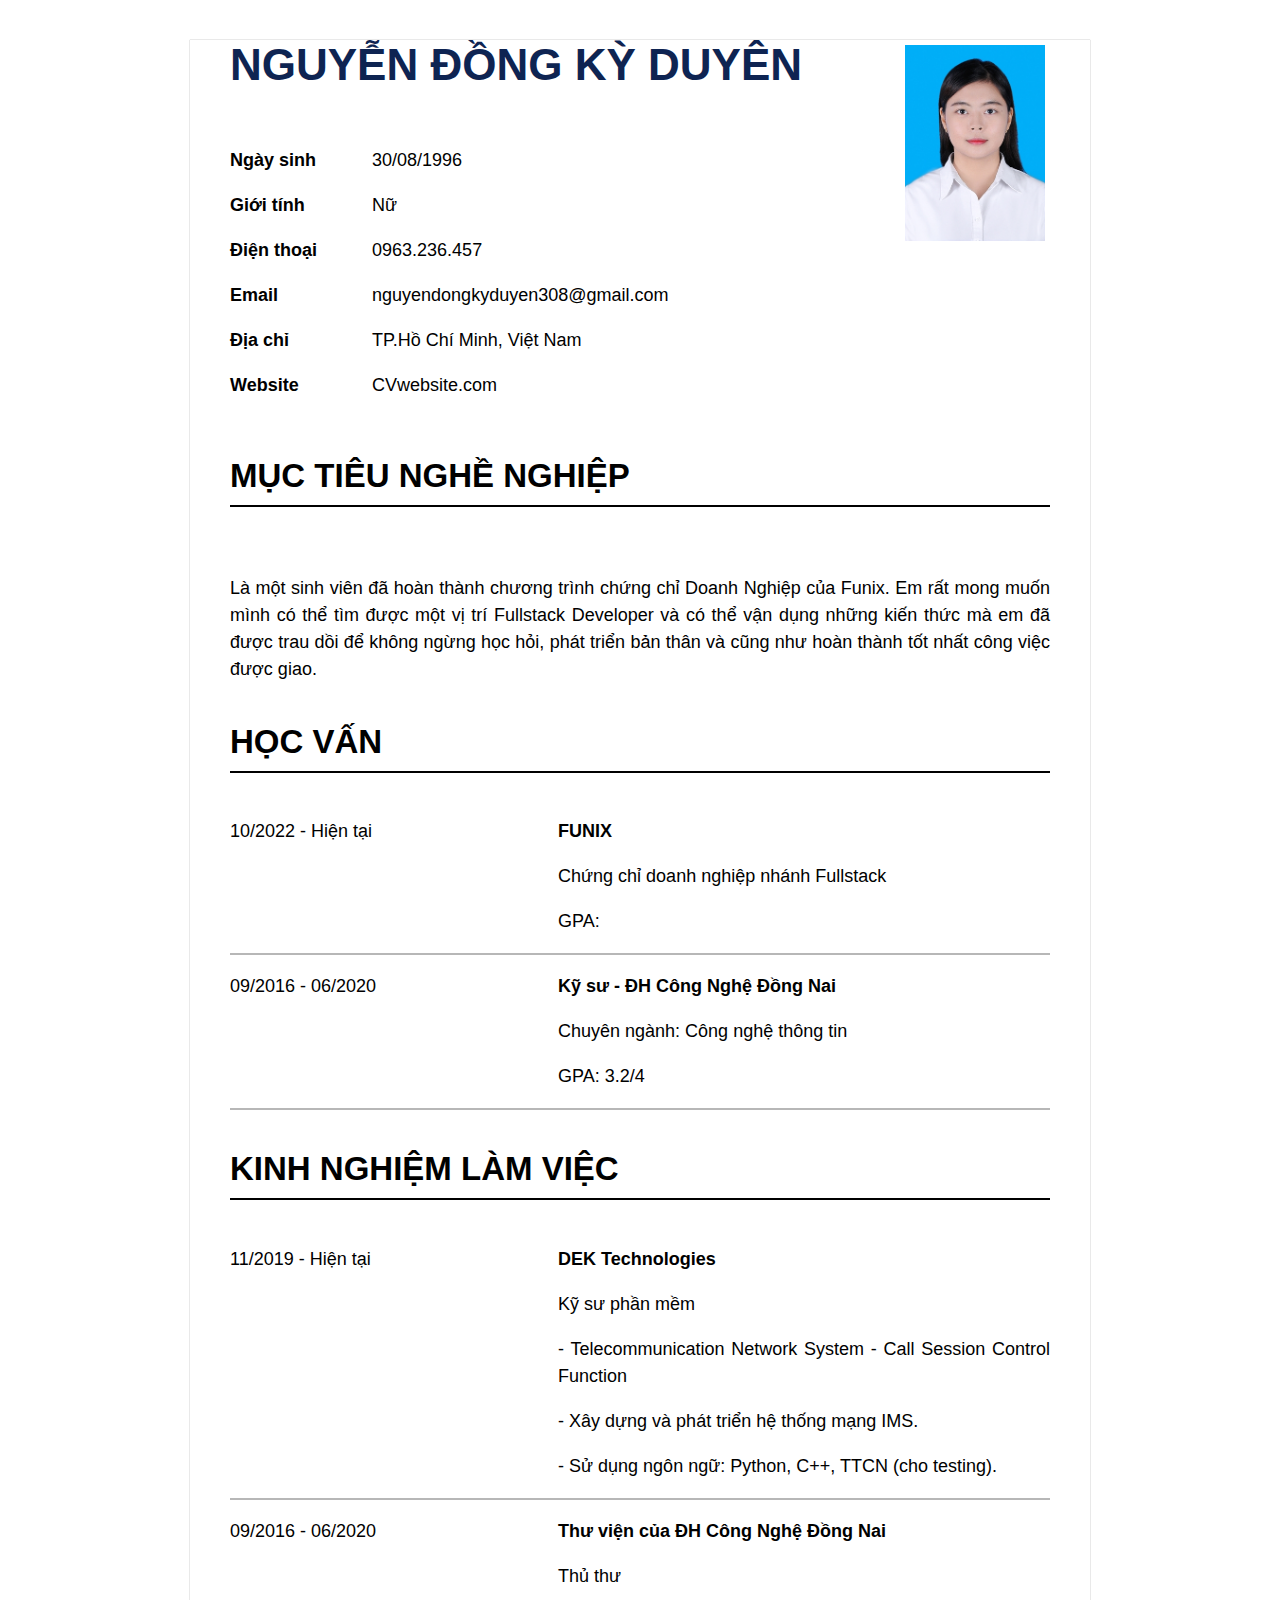
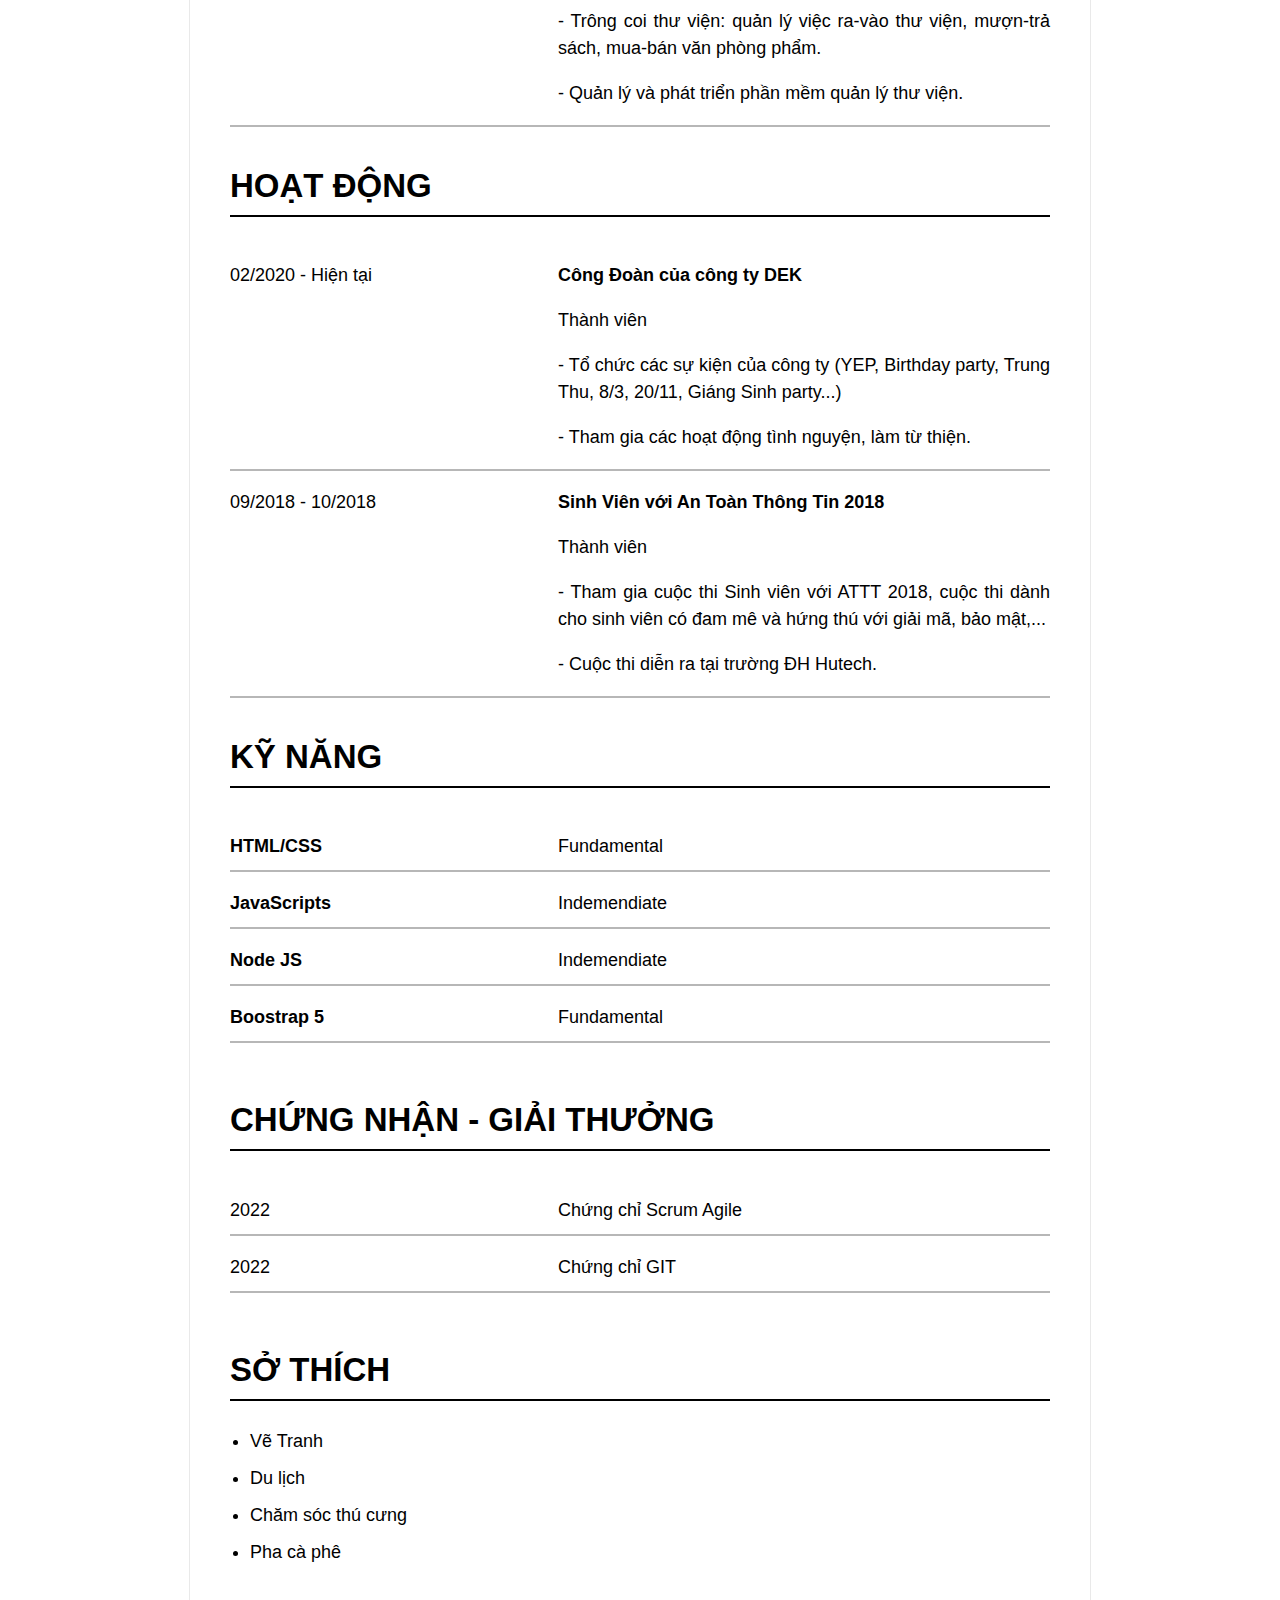
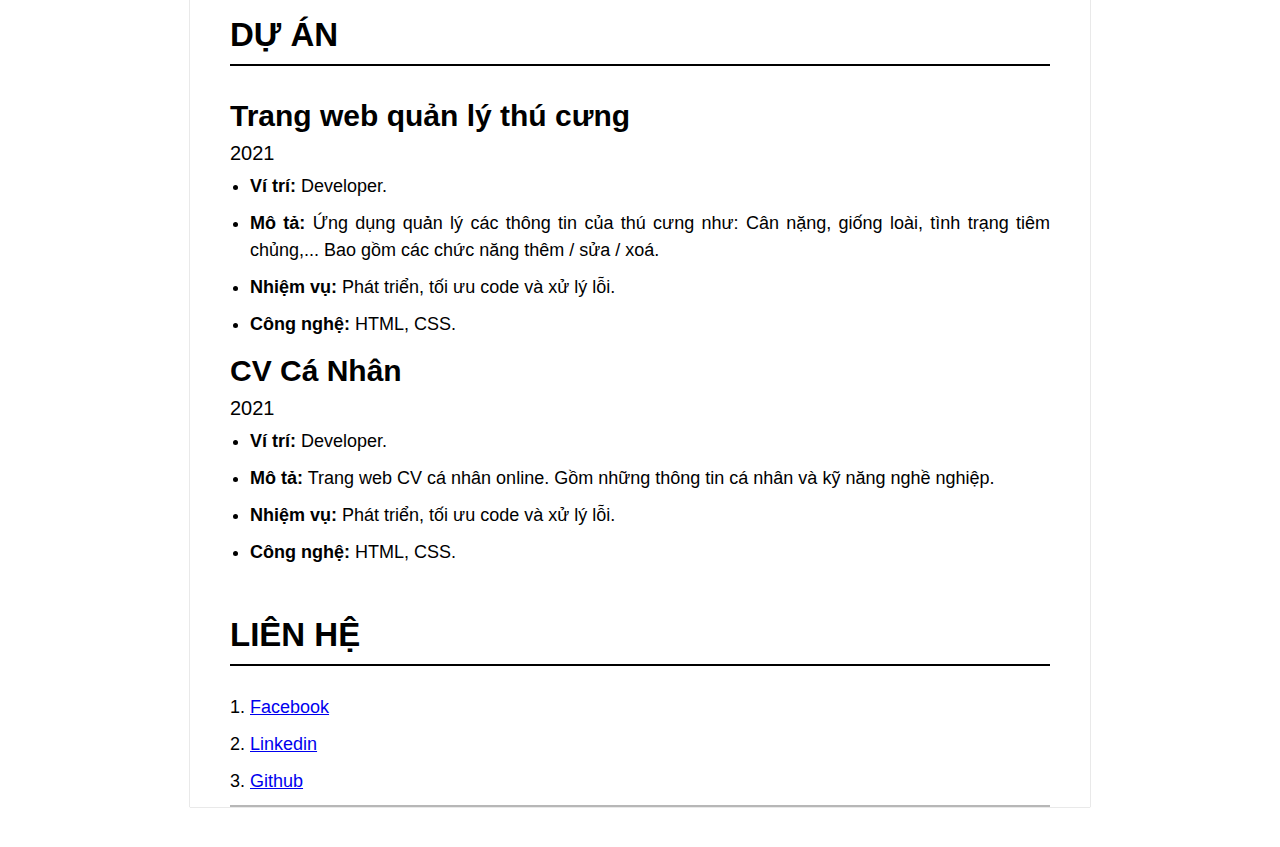
<file: CV_Basic/index.html>
<!DOCTYPE html>
<html lang="en">
  <head>
    <meta charset="utf-8" />
    <title>Assignment 01</title>
    <meta name="robots" content="noindex" />

    <link rel="stylesheet" href="./css/styles.css" />
  </head>

  <body>
    <div class="cv-document">
      <div class="cv-page">
        <div class="section" id="info">
          <h1 class="section-title">Nguyễn Đồng Kỳ Duyên</h1>
          <div class="section-content">
            <span id="title">
              <p>Ngày sinh</p>
              <p>Giới tính</p>
              <p>Điện thoại</p>
              <p>Email</p>
              <p>Địa chỉ</p>
              <p>Website</p>
            </span>
            <span id="content-title">
              <p>30/08/1996</p>
              <p>Nữ</p>
              <p>0963.236.457</p>
              <p>nguyendongkyduyen308@gmail.com</p>
              <p>TP.Hồ Chí Minh, Việt Nam</p>
              <p><a href="index.html"></a>CVwebsite.com</p>
            </span>
            <div class="img-title">
              <img src="./images/avatar.JPG" alt="avatar" width="140" />
            </div>
          </div>
        </div>

        <div class="section" id="target">
          <h2 class="section-title">Mục tiêu nghề nghiệp</h2>
          <div class="section-content">
            <p id="text-target">
              Là một sinh viên đã hoàn thành chương trình chứng chỉ Doanh Nghiệp
              của Funix. Em rất mong muốn mình có thể tìm được một vị trí
              Fullstack Developer và có thể vận dụng những kiến thức mà em đã
              được trau dồi để không ngừng học hỏi, phát triển bản thân và cũng
              như hoàn thành tốt nhất công việc được giao.
            </p>
          </div>
        </div>

        <div class="section" id="education">
          <h2 class="section-title">Học vấn</h2>
          <div class="section-content">
            <div class="times-contents">
              <span class="times">
                <p>10/2022 - Hiện tại</p>
              </span>
              <span class="contents">
                <p><strong>FUNIX</strong></p>
                <p>Chứng chỉ doanh nghiệp nhánh Fullstack</p>
                <p>GPA:</p>
              </span>
            </div>
            <div class="times-contents">
              <span class="times">
                <p>09/2016 - 06/2020</p>
              </span>
              <span class="contents">
                <p><strong>Kỹ sư - ĐH Công Nghệ Đồng Nai</strong></p>
                <p>Chuyên ngành: Công nghệ thông tin</p>
                <p>GPA: 3.2/4</p>
              </span>
            </div>
          </div>
        </div>

        <div class="section" id="experience">
          <h2 class="section-title">Kinh nghiệm làm việc</h2>
          <div class="section-content">
            <div class="times-contents">
              <span class="times">
                <p>11/2019 - Hiện tại</p>
              </span>
              <span class="contents">
                <p><strong>DEK Technologies</strong></p>
                <p>Kỹ sư phần mềm</p>
                <p>
                  - Telecommunication Network System - Call Session Control
                  Function
                </p>
                <p>- Xây dựng và phát triển hệ thống mạng IMS.</p>
                <p>- Sử dụng ngôn ngữ: Python, C++, TTCN (cho testing).</p>
              </span>
            </div>
            <div class="times-contents">
              <span class="times">
                <p>09/2016 - 06/2020</p>
              </span>
              <span class="contents">
                <p><strong>Thư viện của ĐH Công Nghệ Đồng Nai</strong></p>
                <p>Thủ thư</p>
                <p>
                  - Trông coi thư viện: quản lý việc ra-vào thư viện, mượn-trả
                  sách, mua-bán văn phòng phẩm.
                </p>
                <p>- Quản lý và phát triển phần mềm quản lý thư viện.</p>
              </span>
            </div>
          </div>
          <div class="timeline"></div>
        </div>

        <div class="section" id="activity">
          <h2 class="section-title">Hoạt động</h2>
          <div class="section-content">
            <div class="times-contents">
              <span class="times">
                <p>02/2020 - Hiện tại</p>
              </span>
              <span class="contents">
                <p><strong>Công Đoàn của công ty DEK</strong></p>
                <p>Thành viên</p>
                <p>
                  - Tổ chức các sự kiện của công ty (YEP, Birthday party, Trung
                  Thu, 8/3, 20/11, Giáng Sinh party...)
                </p>
                <p>- Tham gia các hoạt động tình nguyện, làm từ thiện.</p>
              </span>
            </div>
            <div class="times-contents">
              <span class="times">
                <p>09/2018 - 10/2018</p>
              </span>
              <span class="contents">
                <p><strong>Sinh Viên với An Toàn Thông Tin 2018</strong></p>
                <p>Thành viên</p>
                <p>
                  - Tham gia cuộc thi Sinh viên với ATTT 2018, cuộc thi dành cho
                  sinh viên có đam mê và hứng thú với giải mã, bảo mật,...
                </p>
                <p>- Cuộc thi diễn ra tại trường ĐH Hutech.</p>
              </span>
            </div>
          </div>
        </div>

        <div class="section" id="skill">
          <h2 class="section-title">Kỹ năng</h2>
          <div class="section-content">
            <div class="skill-level">
              <span id="name-skill">
                <p>HTML/CSS</p>
                <p>JavaScripts</p>
                <p>Node JS</p>
                <p>Boostrap 5</p>
              </span>
              <span id="level-skill">
                <p>Fundamental</p>
                <p>Indemendiate</p>
                <p>Indemendiate</p>
                <p>Fundamental</p>
              </span>
            </div>
          </div>
        </div>

        <div class="section" id="certificate">
          <h2 class="section-title">Chứng nhận - Giải thưởng</h2>
          <div class="section-content">
            <div class="certi">
              <div id="year-certi">
                <p>2022</p>
                <p>2022</p>
              </div>
              <div id="content-certi">
                <p>Chứng chỉ Scrum Agile</p>
                <p>Chứng chỉ GIT</p>
              </div>
            </div>
          </div>
        </div>

        <div class="section" id="hobby">
          <h2 class="section-title">Sở thích</h2>
          <div class="section-content">
            <ul>
              <li>Vẽ Tranh</li>
              <li>Du lịch</li>
              <li>Chăm sóc thú cưng</li>
              <li>Pha cà phê</li>
            </ul>
          </div>
        </div>

        <div class="section" id="project">
          <h2 class="section-title">Dự án</h2>
          <div class="section-content">
            <div class="content-project">
              <p>Trang web quản lý thú cưng</p>
              <p>2021</p>
              <ul>
                <li><strong>Ví trí:</strong> Developer.</li>
                <li>
                  <strong>Mô tả:</strong> Ứng dụng quản lý các thông tin của thú
                  cưng như: Cân nặng, giống loài, tình trạng tiêm chủng,... Bao
                  gồm các chức năng thêm / sửa / xoá.
                </li>
                <li>
                  <strong>Nhiệm vụ:</strong> Phát triển, tối ưu code và xử lý
                  lỗi.
                </li>
                <li><strong>Công nghệ:</strong> HTML, CSS.</li>
              </ul>
            </div>
            <div class="content-project">
              <p>CV Cá Nhân</p>
              <p>2021</p>
              <ul>
                <li><strong>Ví trí:</strong> Developer.</li>
                <li>
                  <strong>Mô tả:</strong> Trang web CV cá nhân online. Gồm những
                  thông tin cá nhân và kỹ năng nghề nghiệp.
                </li>
                <li>
                  <strong>Nhiệm vụ:</strong> Phát triển, tối ưu code và xử lý
                  lỗi.
                </li>
                <li><strong>Công nghệ:</strong> HTML, CSS.</li>
              </ul>
            </div>
          </div>
        </div>

        <div class="section" id="contact">
          <h2 class="section-title">Liên hệ</h2>
          <div class="section-content">
            <ol>
              <li><a href="facebook.com">Facebook</a></li>
              <li><a href="linkedin.com">Linkedin</a></li>
              <li><a href="github.com">Github</a></li>
            </ol>
          </div>
        </div>
      </div>
    </div>
  </body>
</html>
</file>
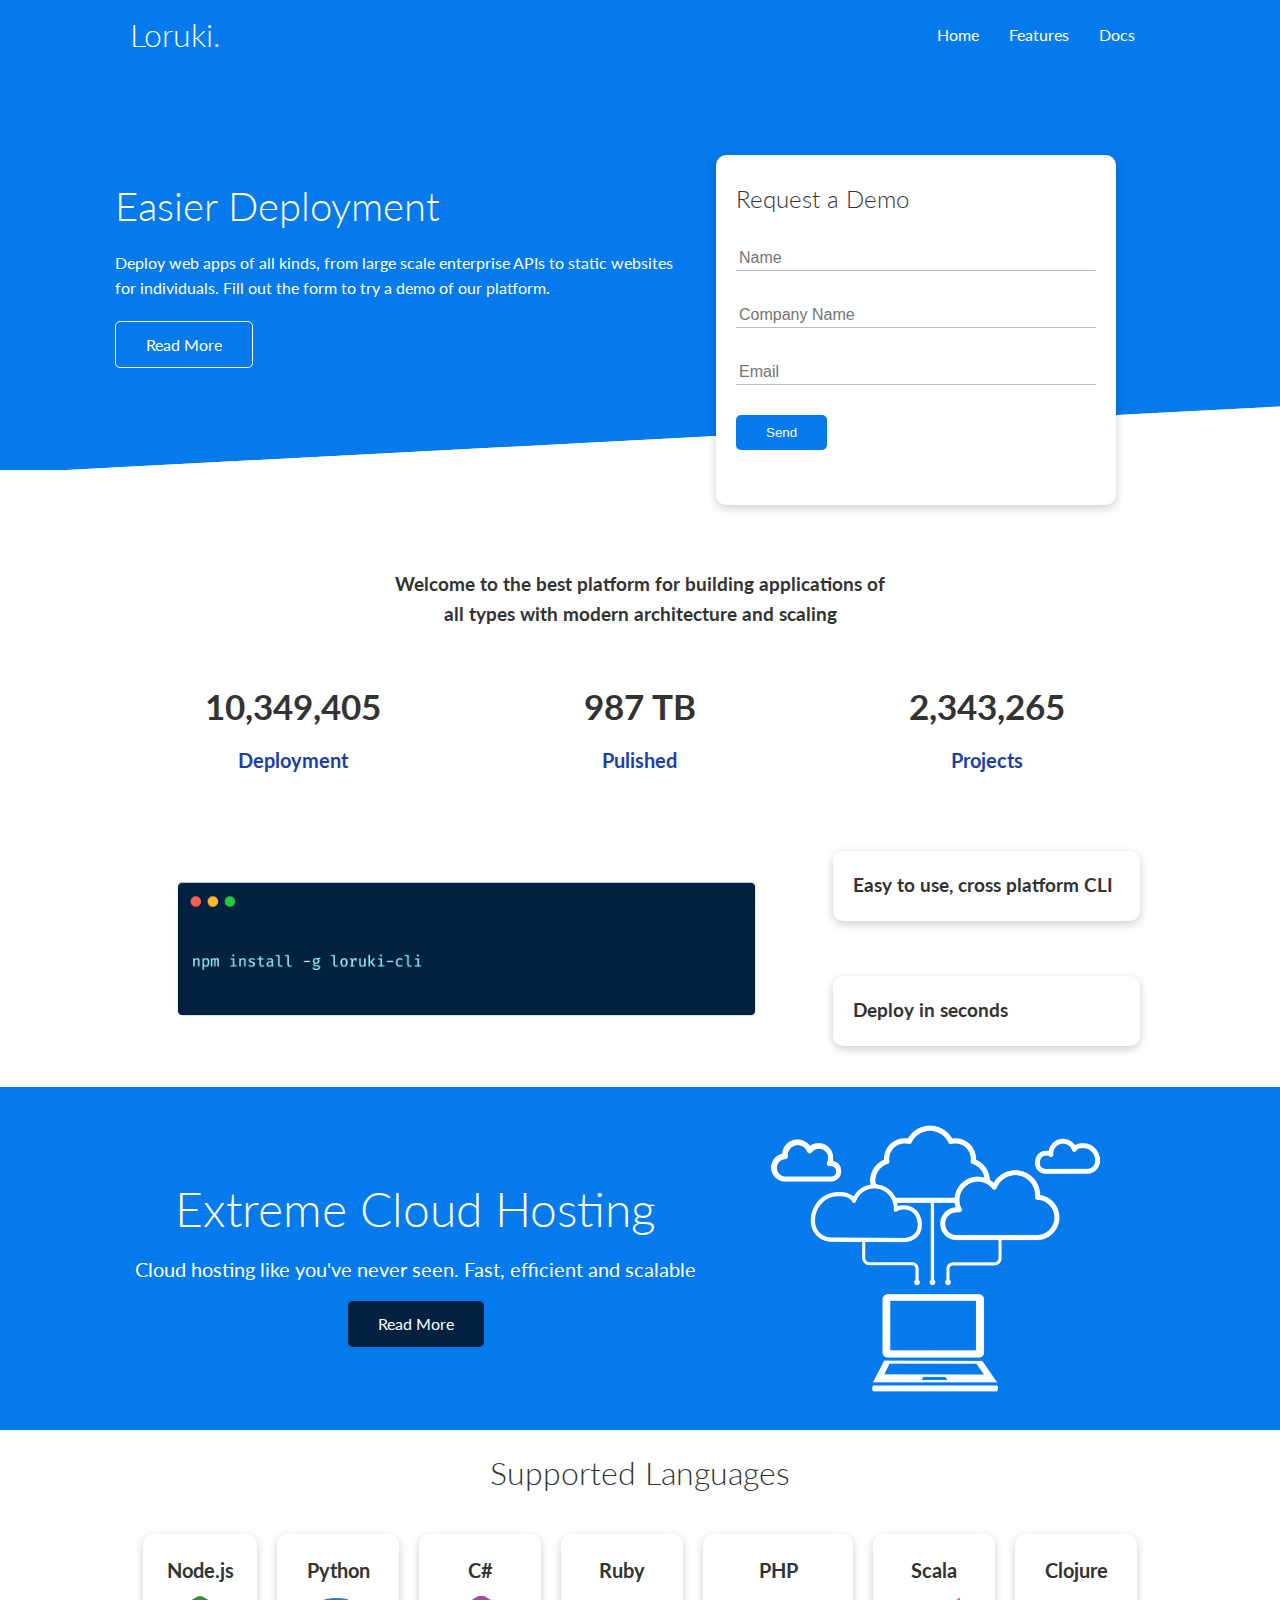
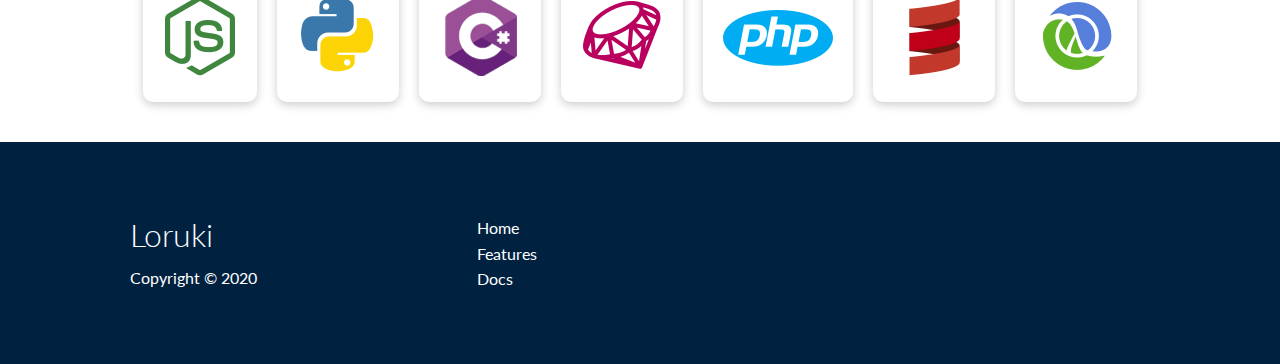
<file: LORUKI-WEBSITE/index.html>
<!DOCTYPE html>
<html lang="en">
  <head>
    <meta charset="UTF-8" />
    <meta http-equiv="X-UA-Compatible" content="IE=edge" />
    <meta name="viewport" content="width=device-width, initial-scale=1.0" />
    <link
      rel="stylesheet"
      href="https://cdnjs.cloudflare.com/ajax/libs/font-awesome/6.2.1/css/all.min.css"
      integrity="sha512-MV7K8+y+gLIBoVD59lQIYicR65iaqukzvf/nwasF0nqhPay5w/9lJmVM2hMDcnK1OnMGCdVK+iQrJ7lzPJQd1w=="
      crossorigin="anonymous"
      referrerpolicy="no-referrer"
    />
    <link rel="stylesheet" href="css/style.css" />
    <link rel="stylesheet" href="css/utilities.css" />
    <title>Loruki | Cloud Hosting For Everyone</title>
  </head>
  <body>
    <!-- Navbar -->
    <div class="navbar">
      <div class="container flex">
        <h1 class="logo">Loruki.</h1>
        <nav>
          <ul>
            <li><a href="index.html">Home</a></li>
            <li><a href="features.html">Features</a></li>
            <li><a href="docs.html">Docs</a></li>
          </ul>
        </nav>
      </div>
    </div>

    <!-- Showcase -->
    <section class="showcase">
      <div class="container grid">
        <div class="showcase-text">
          <h1>Easier Deployment</h1>
          <p>
            Deploy web apps of all kinds, from large scale enterprise APIs to
            static websites for individuals. Fill out the form to try a demo of
            our platform.
          </p>
          <a href="features.html" class="btn btn-outline">Read More</a>
        </div>
        <div class="showcase-form card">
          <h2>Request a Demo</h2>
          <form>
            <div class="form-control">
              <input type="text" name="name" placeholder="Name" required />
            </div>
            <div class="form-control">
              <input
                type="text"
                name="company"
                placeholder="Company Name"
                required
              />
            </div>
            <div class="form-control">
              <input type="text" name="email" placeholder="Email" required />
            </div>
            <input type="submit" value="Send" class="btn btn-primary" />
          </form>
        </div>
      </div>
    </section>

    <!-- Stats -->
    <section class="stats">
      <div class="container">
        <h3 class="stats-heading text-center">
          Welcome to the best platform for building applications of all types
          with modern architecture and scaling
        </h3>

        <div class="grid grid-3 text-center my-4">
          <div>
            <i class="fas fa-server fa-3x"></i>
            <h3>10,349,405</h3>
            <p class="text-secondary">Deployment</p>
          </div>
          <div>
            <i class="fas fa-upload fa-3x"></i>
            <h3>987 TB</h3>
            <p class="text-secondary">Pulished</p>
          </div>
          <div>
            <i class="fas fa-project-diagram fa-3x"></i>
            <h3>2,343,265</h3>
            <p class="text-secondary">Projects</p>
          </div>
        </div>
      </div>
    </section>

    <!-- Cli -->
    <section class="cli">
      <div class="container grid">
        <img src="images/cli.png" alt="" />
        <div class="card">
          <h3>Easy to use, cross platform CLI</h3>
        </div>
        <div class="card">
          <h3>Deploy in seconds</h3>
        </div>
      </div>
    </section>

    <!-- Cloud -->
    <section class="cloud bg-primary my-2 py-2">
      <div class="container grid">
        <div class="text-center">
          <h2 class="lg">Extreme Cloud Hosting</h2>
          <p class="lead my-1">
            Cloud hosting like you've never seen. Fast, efficient and scalable
          </p>
          <a href="features.html" class="btn btn-dark">Read More</a>
        </div>
        <img src="images/cloud.png" alt="Cloud" />
      </div>
    </section>

    <!-- Languages -->
    <section class="languages">
      <h2 class="md text-center my-2">Supported Languages</h2>
      <div class="container flex">
        <div class="card">
          <h4>Node.js</h4>
          <img src="images/logos/node.png" alt="Node JS" />
        </div>
        <div class="card">
          <h4>Python</h4>
          <img src="images/logos/python.png" alt="Python" />
        </div>
        <div class="card">
          <h4>C#</h4>
          <img src="images/logos/csharp.png" alt="C Sharp" />
        </div>
        <div class="card">
          <h4>Ruby</h4>
          <img src="images/logos/ruby.png" alt="Ruby" />
        </div>
        <div class="card">
          <h4>PHP</h4>
          <img src="images/logos/php.png" alt="PHP" />
        </div>
        <div class="card">
          <h4>Scala</h4>
          <img src="images/logos/scala.png" alt="Scala" />
        </div>
        <div class="card">
          <h4>Clojure</h4>
          <img src="images/logos/clojure.png" alt="Clojure" />
        </div>
      </div>
    </section>

    <!-- Footer -->
    <footer class="footer bg-dark py-5">
      <div class="container grid grid-3">
        <div>
          <h1>Loruki</h1>
          <p>Copyright &copy; 2020</p>
        </div>
        <nav>
          <ul>
            <li><a href="index.html">Home</a></li>
            <li><a href="features.html">Features</a></li>
            <li><a href="docs.html">Docs</a></li>
          </ul>
        </nav>
        <div class="social">
          <a href="#"><i class="fab fa-github fa-2x"></i></a>
          <a href="#"><i class="fab fa-facebook fa-2x"></i></a>
          <a href="#"><i class="fab fa-instagram fa-2x"></i></a>
          <a href="#"><i class="fab fa-twitter fa-2x"></i></a>
        </div>
      </div>
    </footer>
  </body>
</html>
</file>
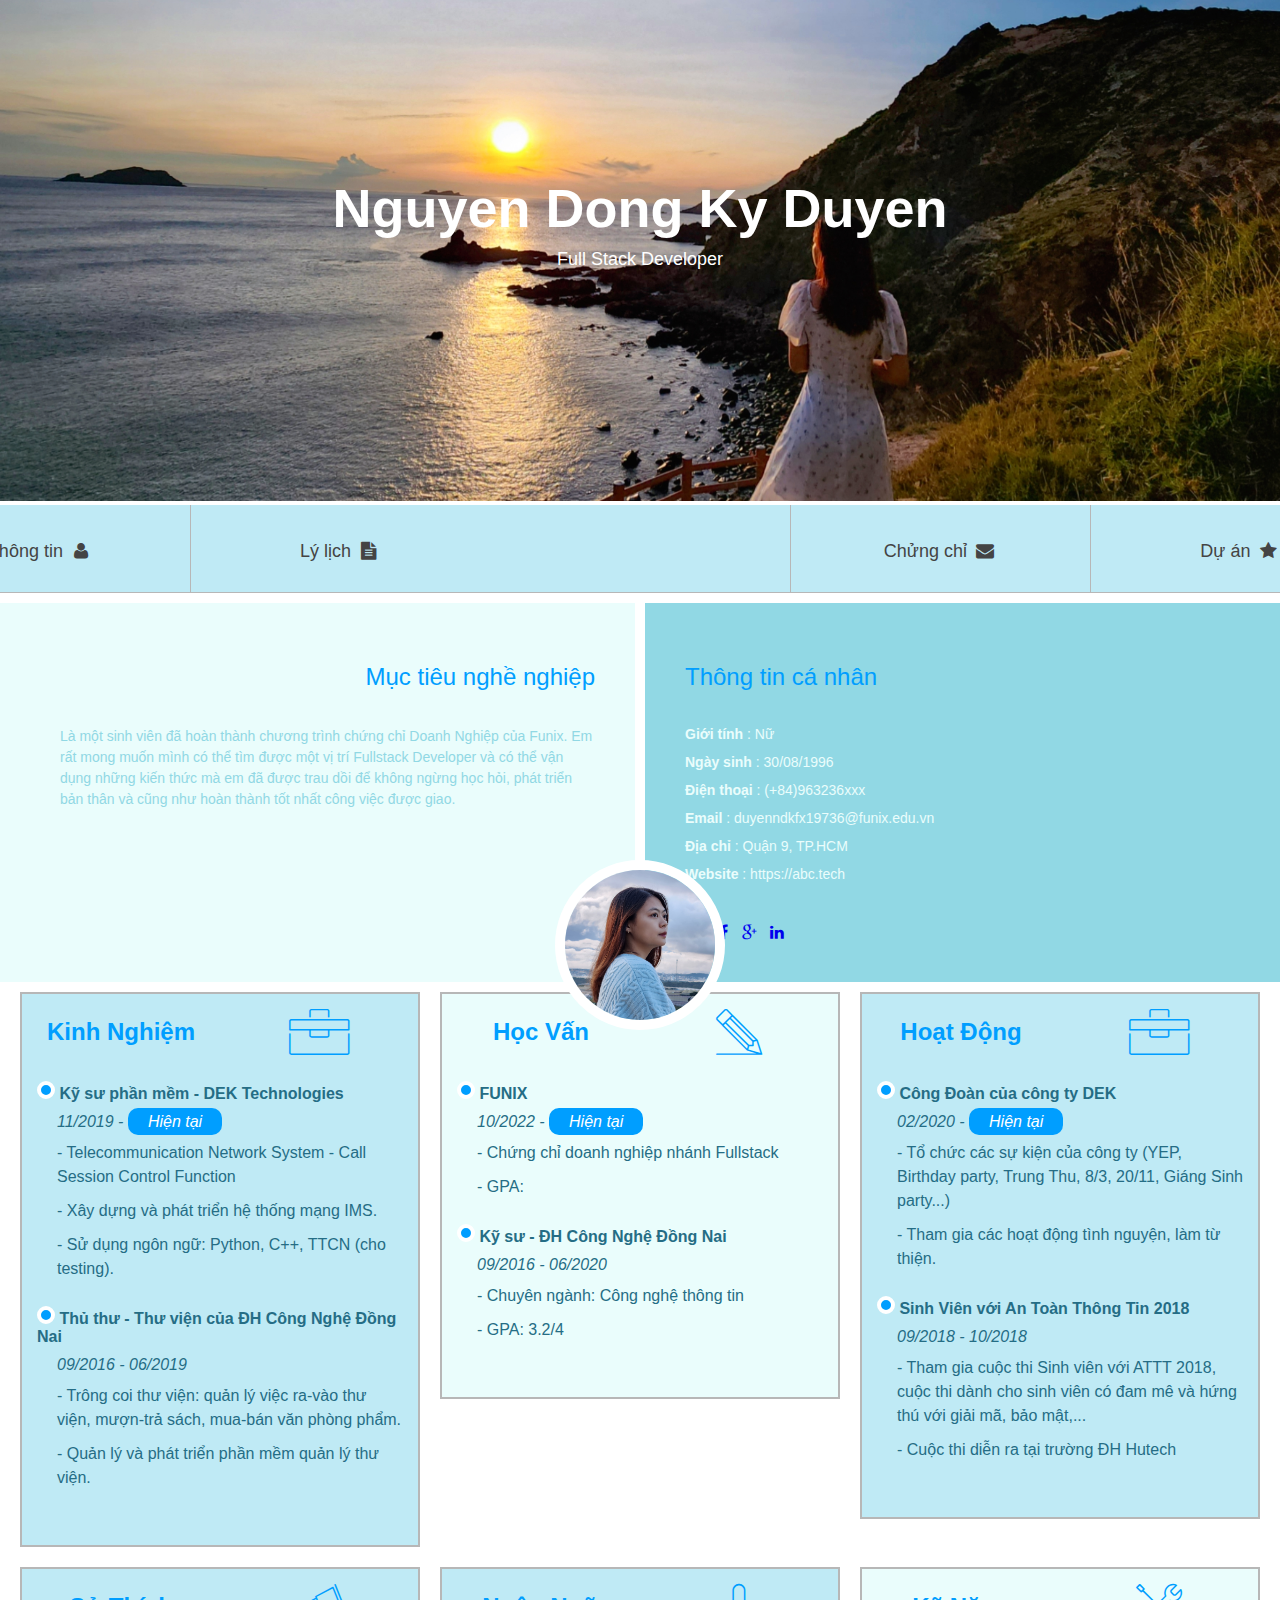
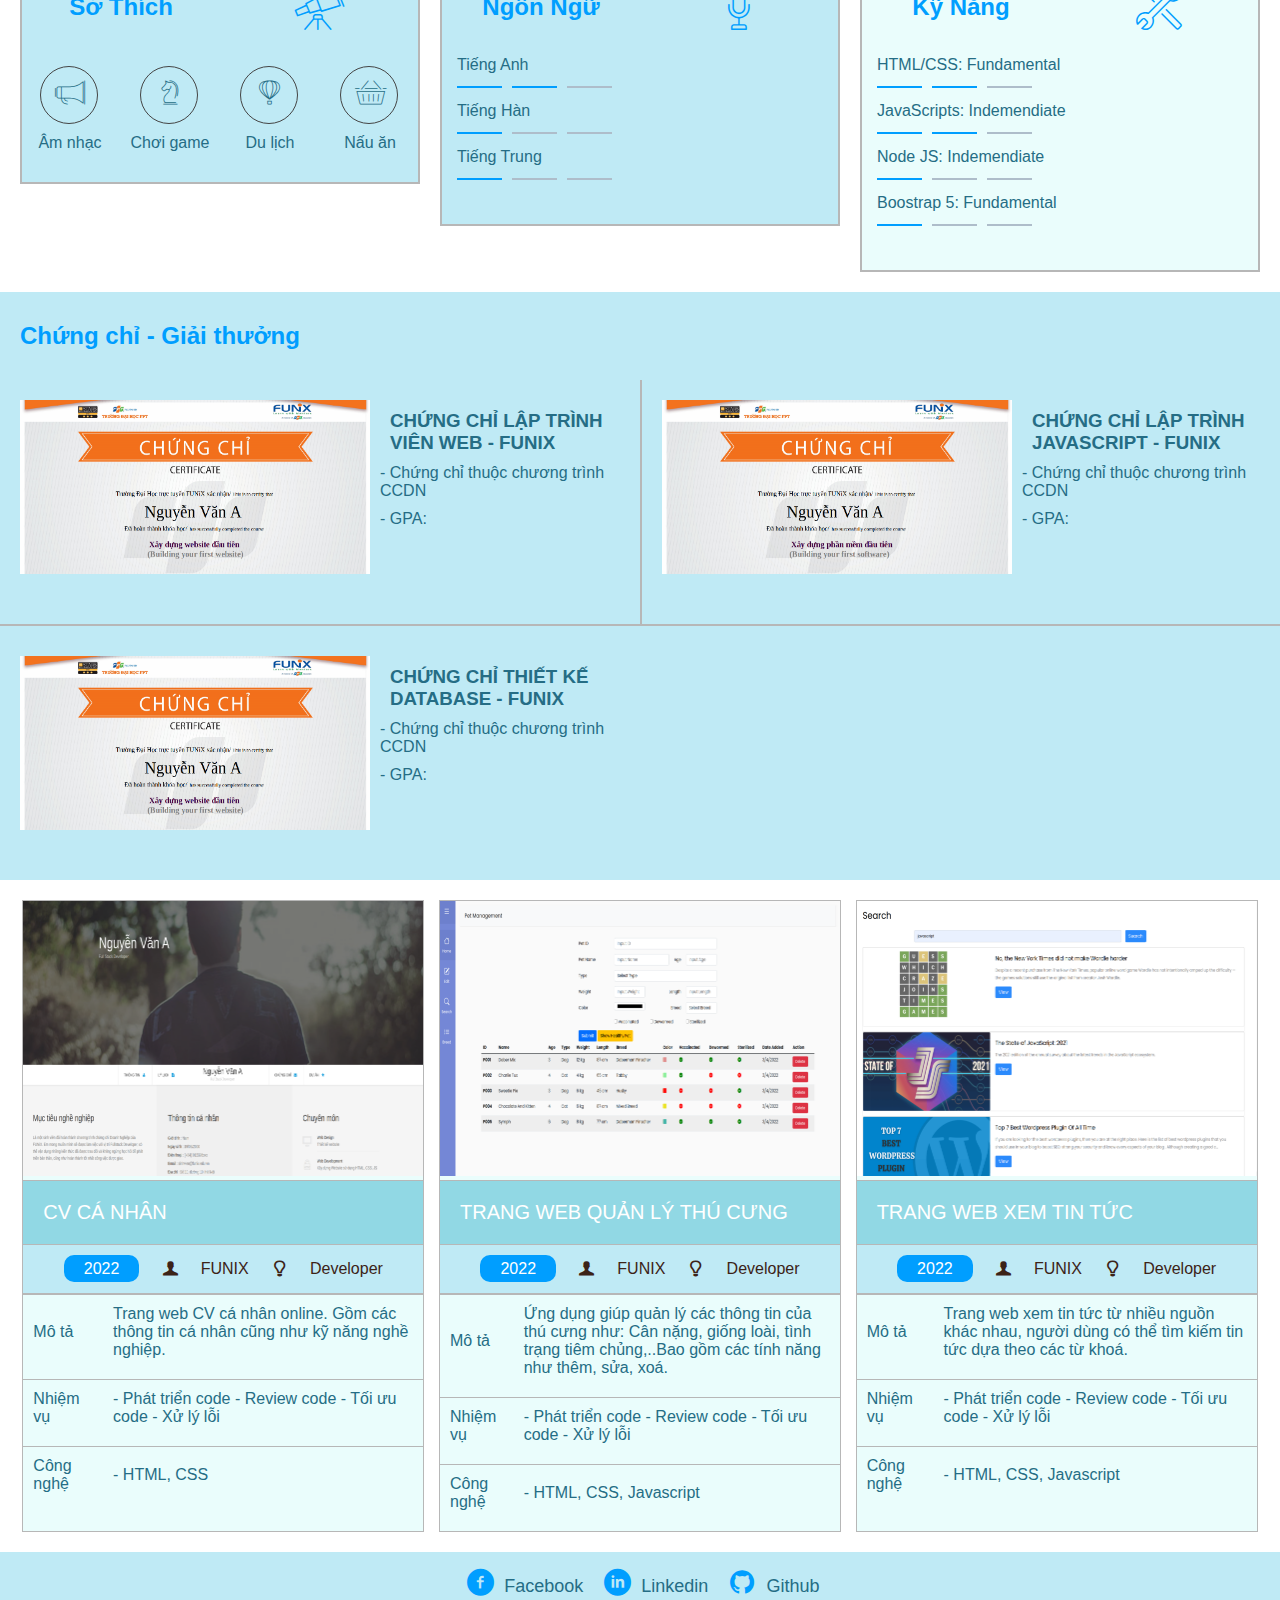
<file: TrangWebCaNhan/index.html>
<!DOCTYPE html>
<html lang="en">
  <head>
    <meta charset="UTF-8" />
    <!-- <meta http-equiv="X-UA-Compatible" content="IE=edge" /> -->
    <meta name="viewport" content="width=device-width, initial-scale=1.0" />
    <title>Nguyen Dong Ky Duyen</title>
    <link rel="stylesheet" href="css/style.css" />
    <link rel="stylesheet" href="css/font.css" />
  </head>
  <body>
    <!-- Banner -->
    <div class="container-banner">
      <img src="images/cover.jpg" alt="Cover banner" style="width: 100%" />
      <span class="info-banner">
        <h2>Nguyen Dong Ky Duyen</h2>
        <p>Full Stack Developer</p>
      </span>
    </div>

    <!-- Navbar and Avatar -->
    <div class="container-nav">
      <a href="#" class="nav-info">Thông tin <i class="icon-user"></i></a>
      <a href="#" class="user-nav">Lý lịch <i class="icon-doc-text-inv"></i></a>
      <!-- <div class="info-nav">
        <h3>Nguyễn Đồng Kỳ Duyên</h3>
        <p>Full Stack Developer</p>
      </div> -->
      <a href="#" class="cert-nav">Chửng chỉ <i class="icon-mail-alt"></i></a>
      <a href="#" class="proj-nav">Dự án <i class="icon-star-1"></i></a>
    </div>
    <img src="images/avatar.jpg" alt="My Photos" class="avatar" />

    <!-- Personal Information -->
    <div class="container-info">
      <div class="job-target">
        <h2>Mục tiêu nghề nghiệp</h2>
        <p>
          Là một sinh viên đã hoàn thành chương trình chứng chỉ Doanh Nghiệp của
          Funix. Em rất mong muốn mình có thể tìm được một vị trí Fullstack
          Developer và có thể vận dụng những kiến thức mà em đã được trau dồi để
          không ngừng học hỏi, phát triển bản thân và cũng như hoàn thành tốt
          nhất công việc được giao.
        </p>
      </div>
      <div class="info-personal">
        <h2>Thông tin cá nhân</h2>
        <p><strong>Giới tính</strong> : Nữ</p>
        <p><strong>Ngày sinh</strong> : 30/08/1996</p>
        <p><strong>Điện thoại</strong> : (+84)963236xxx</p>
        <p><strong>Email</strong> : duyenndkfx19736@funix.edu.vn</p>
        <p><strong>Địa chỉ</strong> : Quận 9, TP.HCM</p>
        <p><strong>Website</strong> : https://abc.tech</p>
        <div class="icon-infor">
          <a href="#"><i class="icon-twitter"></i></a>
          <a href="#"><i class="icon-facebook"></i></a>
          <a href="#"><i class="icon-gplus"></i></a>
          <a href="#"><i class="icon-linkedin"></i></a>
        </div>
      </div>
    </div>

    <!-- Job Information -->
    <div class="container-job-info">
      <!-- Kinh Nghiem -->
      <div class="experience">
        <div class="title">
          <h2>Kinh Nghiệm</h2>
        </div>
        <div class="icon-title">
          <i class="ic-toolbox"></i>
        </div>
        <div class="job-detail">
          <div class="info-job">
            <h4><span class="dot"></span> Kỹ sư phần mềm - DEK Technologies</h4>
            <p class="time">
              <em>11/2019 - <span id="present">Hiện tại</span></em>
            </p>
            <div class="content-job">
              <p>
                - Telecommunication Network System - Call Session Control
                Function
              </p>
              <p>- Xây dựng và phát triển hệ thống mạng IMS.</p>
              <p>- Sử dụng ngôn ngữ: Python, C++, TTCN (cho testing).</p>
            </div>
          </div>
          <div class="info-job">
            <h4>
              <span class="dot"></span> Thủ thư - Thư viện của ĐH Công Nghệ Đồng
              Nai
            </h4>
            <p class="time">
              <em>09/2016 - 06/2019</em>
            </p>
            <div class="content-job">
              <p>
                - Trông coi thư viện: quản lý việc ra-vào thư viện, mượn-trả
                sách, mua-bán văn phòng phẩm.
              </p>
              <p>- Quản lý và phát triển phần mềm quản lý thư viện.</p>
            </div>
          </div>
        </div>
      </div>

      <!-- Hoc Van -->
      <div class="education">
        <div class="title">
          <h2>Học Vấn</h2>
        </div>
        <div class="icon-title">
          <i class="ic-pencil"></i>
        </div>
        <div class="job-detail">
          <div class="info-job">
            <h4><span class="dot"></span> FUNIX</h4>
            <p class="time">
              <em>10/2022 - <span id="present">Hiện tại</span></em>
            </p>
            <div class="content-job">
              <p>- Chứng chỉ doanh nghiệp nhánh Fullstack</p>
              <p>- GPA:</p>
            </div>
          </div>
          <div class="info-job">
            <h4><span class="dot"></span> Kỹ sư - ĐH Công Nghệ Đồng Nai</h4>
            <p class="time">
              <em>09/2016 - 06/2020</em>
            </p>
            <div class="content-job">
              <p>- Chuyên ngành: Công nghệ thông tin</p>
              <p>- GPA: 3.2/4</p>
            </div>
          </div>
        </div>
      </div>

      <!-- Hoat Dong -->
      <div class="activities">
        <div class="title">
          <h2>Hoạt Động</h2>
        </div>
        <div class="icon-title">
          <i class="ic-toolbox"></i>
        </div>
        <div class="job-detail">
          <div class="info-job">
            <h4><span class="dot"></span> Công Đoàn của công ty DEK</h4>
            <p class="time">
              <em>02/2020 - <span id="present">Hiện tại</span></em>
            </p>
            <div class="content-job">
              <p>
                - Tổ chức các sự kiện của công ty (YEP, Birthday party, Trung
                Thu, 8/3, 20/11, Giáng Sinh party...)
              </p>
              <p>- Tham gia các hoạt động tình nguyện, làm từ thiện.</p>
            </div>
          </div>
          <div class="info-job">
            <h4>
              <span class="dot"></span> Sinh Viên với An Toàn Thông Tin 2018
            </h4>
            <p class="time">
              <em>09/2018 - 10/2018</em>
            </p>
            <div class="content-job">
              <p>
                - Tham gia cuộc thi Sinh viên với ATTT 2018, cuộc thi dành cho
                sinh viên có đam mê và hứng thú với giải mã, bảo mật,...
              </p>
              <p>- Cuộc thi diễn ra tại trường ĐH Hutech</p>
            </div>
          </div>
        </div>
      </div>

      <!-- So Thich -->
      <div class="hobbies">
        <div class="title">
          <h2>Sở Thích</h2>
        </div>
        <div class="icon-title">
          <i class="ic-telescope"></i>
        </div>
        <div class="icon-hobbies">
          <span class="border-icon icon-1"><i class="ic-megaphone"></i></span>
          <p class="music">Âm nhạc</p>
          <span class="border-icon icon-2"><i class="ic-strategy"></i></span>
          <p class="game">Chơi game</p>
          <span class="border-icon icon-3"
            ><i class="ic-hotairballoon"></i
          ></span>
          <p class="travel">Du lịch</p>
          <span class="border-icon icon-4"><i class="ic-basket"></i></span>
          <p class="cook">Nấu ăn</p>
        </div>
      </div>

      <!-- Ngon Ngu -->
      <div class="languages-info">
        <div class="title">
          <h2>Ngôn Ngữ</h2>
        </div>
        <div class="icon-title">
          <i class="ic-mic"></i>
        </div>
        <div class="detail-languages">
          <div class="english">
            <p>Tiếng Anh</p>
            <span class="point-blue"></span><span class="point-blue"></span
            ><span class="point-grey"></span>
          </div>
          <div class="korean">
            <p>Tiếng Hàn</p>
            <span class="point-blue"></span><span class="point-grey"></span
            ><span class="point-grey"></span>
          </div>
          <div class="chinese">
            <p>Tiếng Trung</p>
            <span class="point-blue"></span><span class="point-grey"></span
            ><span class="point-grey"></span>
          </div>
        </div>
      </div>

      <!-- Ky Nang -->
      <div class="skill">
        <div class="title">
          <h2>Kỹ Năng</h2>
        </div>
        <div class="icon-title">
          <i class="ic-tools-2"></i>
        </div>
        <div class="detail-skill">
          <div class="css">
            <p>HTML/CSS: Fundamental</p>
            <span class="point-blue"></span><span class="point-blue"></span
            ><span class="point-grey"></span>
          </div>
          <div class="js">
            <p>JavaScripts: Indemendiate</p>
            <span class="point-blue"></span><span class="point-blue"></span
            ><span class="point-grey"></span>
          </div>
          <div class="nodejs">
            <p>Node JS: Indemendiate</p>
            <span class="point-blue"></span><span class="point-grey"></span
            ><span class="point-grey"></span>
          </div>
          <div class="boostrap">
            <p>Boostrap 5: Fundamental</p>
            <span class="point-blue"></span><span class="point-grey"></span
            ><span class="point-grey"></span>
          </div>
        </div>
      </div>
    </div>
    <!-- Certifications -->
    <div class="container-cert">
      <div class="title-cert">
        <h2>Chứng chỉ - Giải thưởng</h2>
      </div>
      <div class="cert cert-web">
        <img
          src="images/Cert_WEB.png"
          alt="cert_web"
          class="img-cert"
          width="350px"
        />
        <div class="detail-cert">
          <h3>Chứng chỉ lập trình viên Web - FUNIX</h3>
          <p>- Chứng chỉ thuộc chương trình CCDN</p>
          <p>- GPA:</p>
        </div>
      </div>
      <div class="cert cert-prf">
        <img
          src="images/Cert_PRF.png"
          alt="cert_prf"
          class="img-cert"
          width="350px"
        />
        <div class="detail-cert">
          <h3>CHứng chỉ lập trình JavaScript - FUNIX</h3>
          <p>- Chứng chỉ thuộc chương trình CCDN</p>
          <p>- GPA:</p>
        </div>
      </div>
      <div class="cert cert-dbi">
        <img
          src="images/Cert_DBI.png"
          alt="cert-dbi"
          class="img-cert"
          width="350px"
        />
        <div class="detail-cert">
          <h3>Chứng chỉ thiết kế Database - FUNIX</h3>
          <p>- Chứng chỉ thuộc chương trình CCDN</p>
          <p>- GPA:</p>
        </div>
      </div>
    </div>
    <!-- Projects -->
    <div class="container-project">
      <div class="proj project-1">
        <img
          src="images/project_1.png"
          alt="Project CV"
          width="400px"
          class="img-proj"
        />
        <div class="title-proj">
          <p>Cv Cá Nhân</p>
        </div>
        <div class="title-bar">
          <span class="time-proj">2022</span>
          <i class="ic icon-user-1"></i>
          <span>FUNIX</span>
          <i class="ic icon-lamp"></i>
          <span>Developer</span>
        </div>
        <table class="detail-project">
          <tr>
            <td>Mô tả</td>
            <td>
              Trang web CV cá nhân online. Gồm các thông tin cá nhân cũng như kỹ
              năng nghề nghiệp.
            </td>
          </tr>
          <tr>
            <td>Nhiệm vụ</td>
            <td>- Phát triển code - Review code - Tối ưu code - Xử lý lỗi</td>
          </tr>
          <tr>
            <td>Công nghệ</td>
            <td>- HTML, CSS</td>
          </tr>
        </table>
      </div>
      <div class="proj project-2">
        <img
          src="images/project_2.png"
          alt="Web Quản Lý Thú Cưng"
          width="400px"
          class="img-proj"
        />
        <div class="title-proj">
          <p>Trang Web Quản Lý Thú Cưng</p>
        </div>
        <div class="title-bar">
          <span class="time-proj">2022</span>
          <i class="ic icon-user-1"></i>
          <span>FUNIX</span>
          <i class="ic icon-lamp"></i>
          <span>Developer</span>
        </div>
        <table class="detail-project">
          <tr>
            <td>Mô tả</td>
            <td>
              Ứng dụng giúp quản lý các thông tin của thú cưng như: Cân nặng,
              giống loài, tình trạng tiêm chủng,..Bao gồm các tính năng như
              thêm, sửa, xoá.
            </td>
          </tr>
          <tr>
            <td>Nhiệm vụ</td>
            <td>- Phát triển code - Review code - Tối ưu code - Xử lý lỗi</td>
          </tr>
          <tr>
            <td>Công nghệ</td>
            <td>- HTML, CSS, Javascript</td>
          </tr>
        </table>
      </div>
      <div class="proj project-3">
        <img
          src="images/project_3.png"
          alt="Web Xem Tin Tức"
          width="400px"
          class="img-proj"
        />
        <div class="title-proj">
          <p>Trang Web Xem Tin Tức</p>
        </div>
        <div class="title-bar">
          <span class="time-proj">2022</span>
          <i class="ic icon-user-1"></i>
          <span>FUNIX</span>
          <i class="ic icon-lamp"></i>
          <span>Developer</span>
        </div>
        <table class="detail-project">
          <tr>
            <td>Mô tả</td>
            <td>
              Trang web xem tin tức từ nhiều nguồn khác nhau, người dùng có thể
              tìm kiếm tin tức dựa theo các từ khoá.
            </td>
          </tr>
          <tr>
            <td>Nhiệm vụ</td>
            <td>- Phát triển code - Review code - Tối ưu code - Xử lý lỗi</td>
          </tr>
          <tr>
            <td>Công nghệ</td>
            <td>- HTML, CSS, Javascript</td>
          </tr>
        </table>
      </div>
    </div>

    <!-- Footer -->
    <footer class="footer-cv">
      <i class="ic icon-facebook-circled"></i>
      <a href="#">Facebook</a>
      <i class="ic icon-linkedin-circled"></i>
      <a href="#">Linkedin</a>
      <i class="ic icon-github-circled"></i>
      <a href="#">Github</a>
    </footer>
  </body>
</html>
</file>
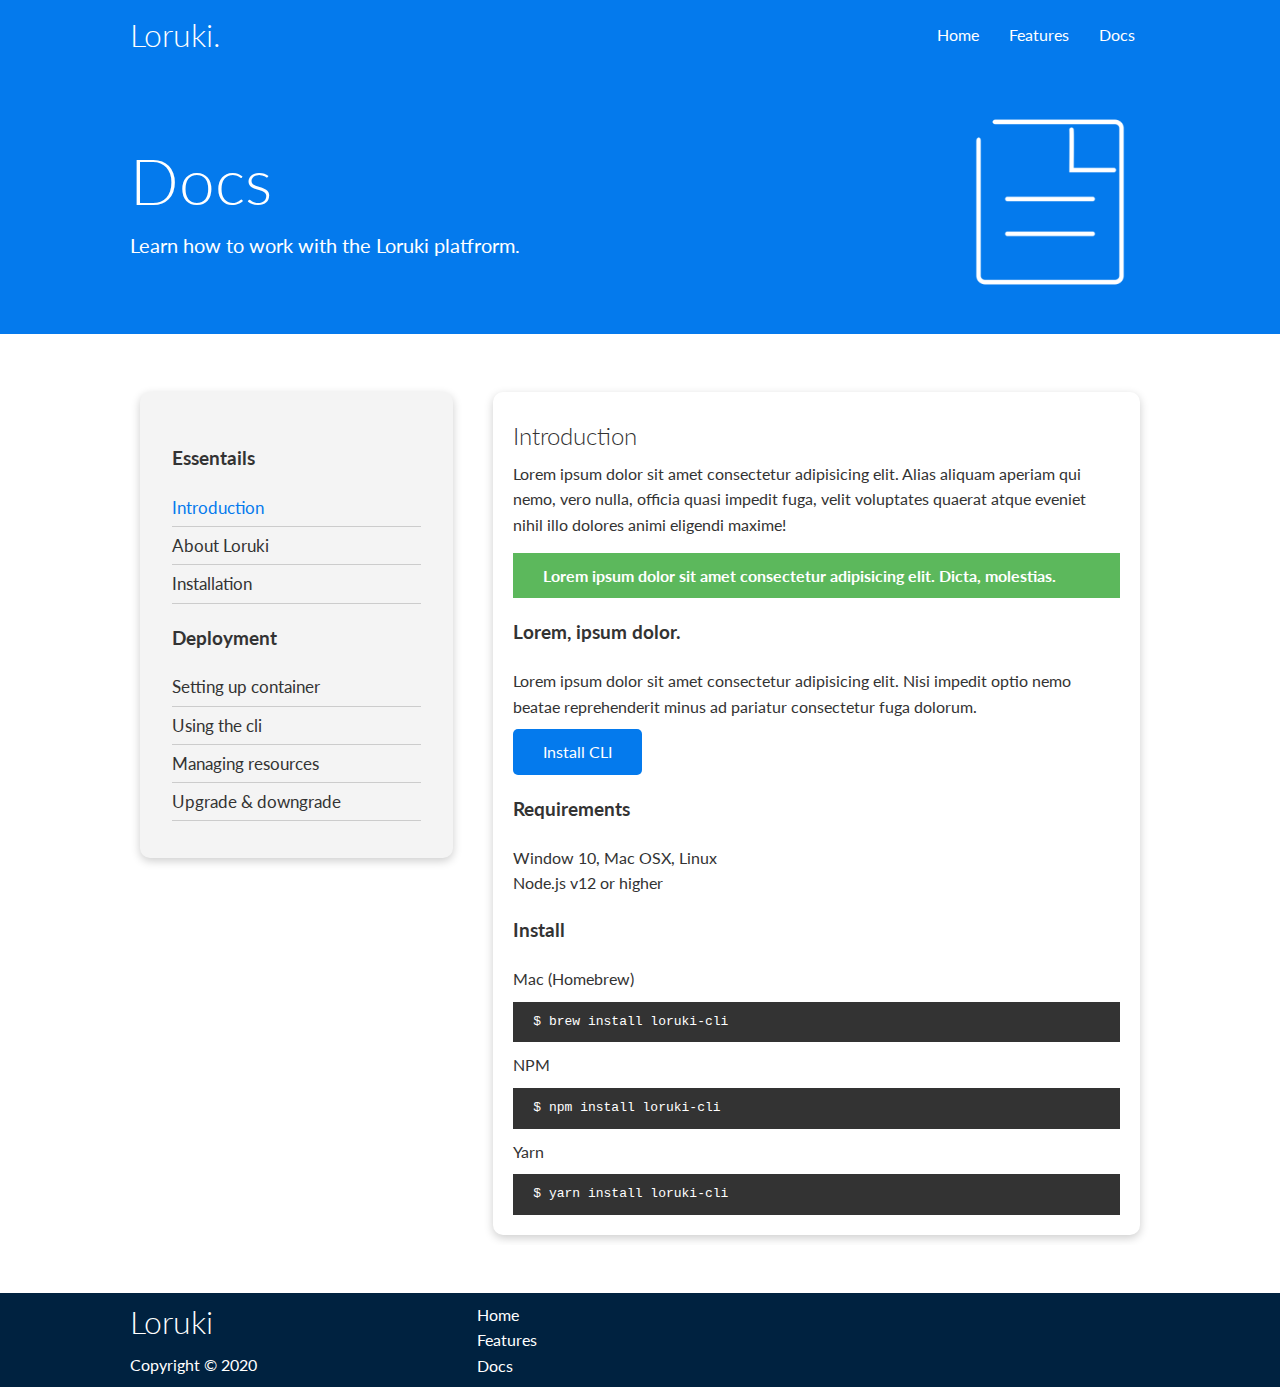
<file: LORUKI-WEBSITE/docs.html>
<!DOCTYPE html>
<html lang="en">
  <head>
    <meta charset="UTF-8" />
    <meta http-equiv="X-UA-Compatible" content="IE=edge" />
    <meta name="viewport" content="width=device-width, initial-scale=1.0" />
    <link
      rel="stylesheet"
      href="https://cdnjs.cloudflare.com/ajax/libs/font-awesome/6.2.1/css/all.min.css"
      integrity="sha512-MV7K8+y+gLIBoVD59lQIYicR65iaqukzvf/nwasF0nqhPay5w/9lJmVM2hMDcnK1OnMGCdVK+iQrJ7lzPJQd1w=="
      crossorigin="anonymous"
      referrerpolicy="no-referrer"
    />
    <link rel="stylesheet" href="css/style.css" />
    <link rel="stylesheet" href="css/utilities.css" />
    <title>Loruki | Cloud Hosting For Everyone</title>
  </head>
  <body>
    <!-- Navbar -->
    <div class="navbar">
      <div class="container flex">
        <h1 class="logo">Loruki.</h1>
        <nav>
          <ul>
            <li><a href="index.html">Home</a></li>
            <li><a href="features.html">Features</a></li>
            <li><a href="docs.html">Docs</a></li>
          </ul>
        </nav>
      </div>
    </div>

    <!-- Head -->
    <section class="docs-head bg-primary py-3">
      <div class="container grid">
        <div>
          <h1 class="xl">Docs</h1>
          <p class="lead">Learn how to work with the Loruki platfrorm.</p>
        </div>
        <img src="images/docs.png" alt="server" />
      </div>
    </section>

    <!-- Docs Main -->
    <section class="docs-main my-4">
      <div class="container grid">
        <div class="card bg-light p-3">
          <h3 class="my-2">Essentails</h3>
          <nav>
            <ul>
              <li><a class="text-primary" href="#">Introduction</a></li>
              <li><a href="#">About Loruki</a></li>
              <li><a href="#">Installation</a></li>
            </ul>
          </nav>

          <h3 class="my-2">Deployment</h3>
          <nav>
            <ul>
              <li><a href="#">Setting up container</a></li>
              <li><a href="#">Using the cli</a></li>
              <li><a href="#">Managing resources</a></li>
              <li><a href="#">Upgrade & downgrade</a></li>
            </ul>
          </nav>
        </div>

        <div class="card">
          <h2>Introduction</h2>
          <p>
            Lorem ipsum dolor sit amet consectetur adipisicing elit. Alias
            aliquam aperiam qui nemo, vero nulla, officia quasi impedit fuga,
            velit voluptates quaerat atque eveniet nihil illo dolores animi
            eligendi maxime!
          </p>

          <div class="alert alert-success">
            <i class="fas fa-info"> </i>
            Lorem ipsum dolor sit amet consectetur adipisicing elit. Dicta,
            molestias.
          </div>

          <h3>Lorem, ipsum dolor.</h3>
          <p>
            Lorem ipsum dolor sit amet consectetur adipisicing elit. Nisi
            impedit optio nemo beatae reprehenderit minus ad pariatur
            consectetur fuga dolorum.
          </p>
          <a href="#" class="btn btn-primary">Install CLI</a>

          <h3>Requirements</h3>
          <ul>
            <li>Window 10, Mac OSX, Linux</li>
            <li>Node.js v12 or higher</li>
          </ul>

          <h3>Install</h3>
          <p>Mac (Homebrew)</p>
          <pre><code>$ brew install loruki-cli</code></pre>
          <!-- xac dinh van ban (pre), <code> dinh dang theo ma may tinh -->
          <p>NPM</p>
          <pre><code>$ npm install loruki-cli</code></pre>
          <p>Yarn</p>
          <pre><code>$ yarn install loruki-cli</code></pre>
        </div>
      </div>
    </section>

    <!-- Footer -->
    <footer class="footer bg-dark">
      <div class="container grid grid-3">
        <div>
          <h1>Loruki</h1>
          <p>Copyright &copy; 2020</p>
        </div>
        <nav>
          <ul>
            <li><a href="index.html">Home</a></li>
            <li><a href="features.html">Features</a></li>
            <li><a href="docs.html">Docs</a></li>
          </ul>
        </nav>
        <div class="social">
          <a href="#"><i class="fab fa-github fa-2x"></i></a>
          <a href="#"><i class="fab fa-facebook fa-2x"></i></a>
          <a href="#"><i class="fab fa-instagram fa-2x"></i></a>
          <a href="#"><i class="fab fa-twitter fa-2x"></i></a>
        </div>
      </div>
    </footer>
  </body>
</html>
</file>
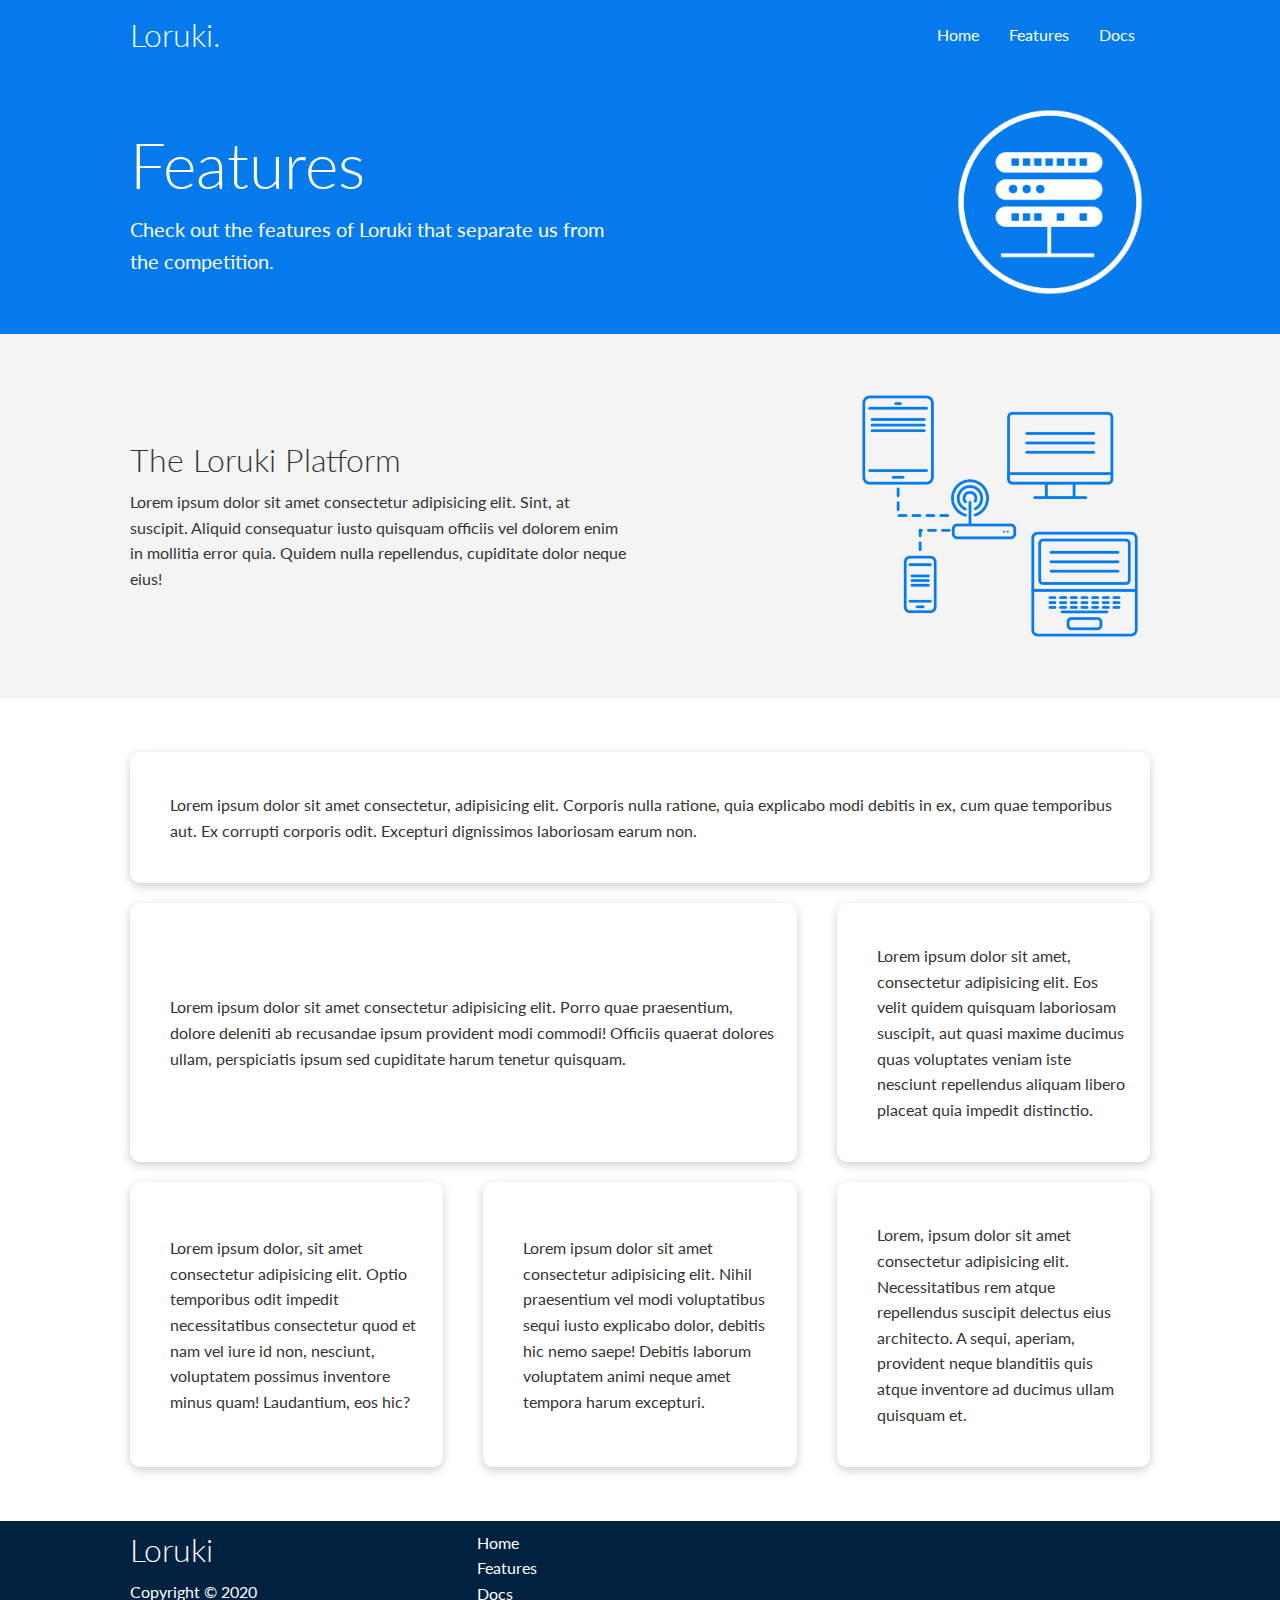
<file: LORUKI-WEBSITE/features.html>
<!DOCTYPE html>
<html lang="en">
  <head>
    <meta charset="UTF-8" />
    <meta http-equiv="X-UA-Compatible" content="IE=edge" />
    <meta name="viewport" content="width=device-width, initial-scale=1.0" />
    <link
      rel="stylesheet"
      href="https://cdnjs.cloudflare.com/ajax/libs/font-awesome/6.2.1/css/all.min.css"
      integrity="sha512-MV7K8+y+gLIBoVD59lQIYicR65iaqukzvf/nwasF0nqhPay5w/9lJmVM2hMDcnK1OnMGCdVK+iQrJ7lzPJQd1w=="
      crossorigin="anonymous"
      referrerpolicy="no-referrer"
    />
    <link rel="stylesheet" href="css/style.css" />
    <link rel="stylesheet" href="css/utilities.css" />
    <title>Loruki | Cloud Hosting For Everyone</title>
  </head>
  <body>
    <!-- Navbar -->
    <div class="navbar">
      <div class="container flex">
        <h1 class="logo">Loruki.</h1>
        <nav>
          <ul>
            <li><a href="index.html">Home</a></li>
            <li><a href="features.html">Features</a></li>
            <li><a href="docs.html">Docs</a></li>
          </ul>
        </nav>
      </div>
    </div>

    <!-- Head -->
    <section class="features-head bg-primary py-3">
      <div class="container grid">
        <div>
          <h1 class="xl">Features</h1>
          <p class="lead">
            Check out the features of Loruki that separate us from the
            competition.
          </p>
        </div>
        <img src="images/server.png" alt="server" />
      </div>
    </section>

    <!-- Sub Head -->
    <section class="features-sub-head bg-light py-3">
      <div class="container grid">
        <div>
          <h1 class="md">The Loruki Platform</h1>
          <p>
            Lorem ipsum dolor sit amet consectetur adipisicing elit. Sint, at
            suscipit. Aliquid consequatur iusto quisquam officiis vel dolorem
            enim in mollitia error quia. Quidem nulla repellendus, cupiditate
            dolor neque eius!
          </p>
        </div>
        <img src="images/server2.png" alt="server-2" />
      </div>
    </section>

    <section class="features-main my-2">
      <div class="container grid grid-3">
        <div class="card flex">
          <i class="fas fa-server fa-3x"></i>
          <p>
            Lorem ipsum dolor sit amet consectetur, adipisicing elit. Corporis
            nulla ratione, quia explicabo modi debitis in ex, cum quae
            temporibus aut. Ex corrupti corporis odit. Excepturi dignissimos
            laboriosam earum non.
          </p>
        </div>
        <div class="card flex">
          <i class="fas fa-network-wired fa-3x"></i>
          <p>
            Lorem ipsum dolor sit amet consectetur adipisicing elit. Porro quae
            praesentium, dolore deleniti ab recusandae ipsum provident modi
            commodi! Officiis quaerat dolores ullam, perspiciatis ipsum sed
            cupiditate harum tenetur quisquam.
          </p>
        </div>
        <div class="card flex">
          <i class="fas fa-laptop-code fa-3x"></i>
          <p>
            Lorem ipsum dolor sit amet, consectetur adipisicing elit. Eos velit
            quidem quisquam laboriosam suscipit, aut quasi maxime ducimus quas
            voluptates veniam iste nesciunt repellendus aliquam libero placeat
            quia impedit distinctio.
          </p>
        </div>
        <div class="card flex">
          <i class="fas fa-database fa-3x"></i>
          <p>
            Lorem ipsum dolor, sit amet consectetur adipisicing elit. Optio
            temporibus odit impedit necessitatibus consectetur quod et nam vel
            iure id non, nesciunt, voluptatem possimus inventore minus quam!
            Laudantium, eos hic?
          </p>
        </div>
        <div class="card flex">
          <i class="fas fa-power-off fa-3x"></i>
          <p>
            Lorem ipsum dolor sit amet consectetur adipisicing elit. Nihil
            praesentium vel modi voluptatibus sequi iusto explicabo dolor,
            debitis hic nemo saepe! Debitis laborum voluptatem animi neque amet
            tempora harum excepturi.
          </p>
        </div>
        <div class="card flex">
          <i class="fas fa-upload fa-3x"></i>
          <p>
            Lorem, ipsum dolor sit amet consectetur adipisicing elit.
            Necessitatibus rem atque repellendus suscipit delectus eius
            architecto. A sequi, aperiam, provident neque blanditiis quis atque
            inventore ad ducimus ullam quisquam et.
          </p>
        </div>
      </div>
    </section>

    <!-- Footer -->
    <footer class="footer bg-dark">
      <div class="container grid grid-3">
        <div>
          <h1>Loruki</h1>
          <p>Copyright &copy; 2020</p>
        </div>
        <nav>
          <ul>
            <li><a href="index.html">Home</a></li>
            <li><a href="features.html">Features</a></li>
            <li><a href="docs.html">Docs</a></li>
          </ul>
        </nav>
        <div class="social">
          <a href="#"><i class="fab fa-github fa-2x"></i></a>
          <a href="#"><i class="fab fa-facebook fa-2x"></i></a>
          <a href="#"><i class="fab fa-instagram fa-2x"></i></a>
          <a href="#"><i class="fab fa-twitter fa-2x"></i></a>
        </div>
      </div>
    </footer>
  </body>
</html>
</file>
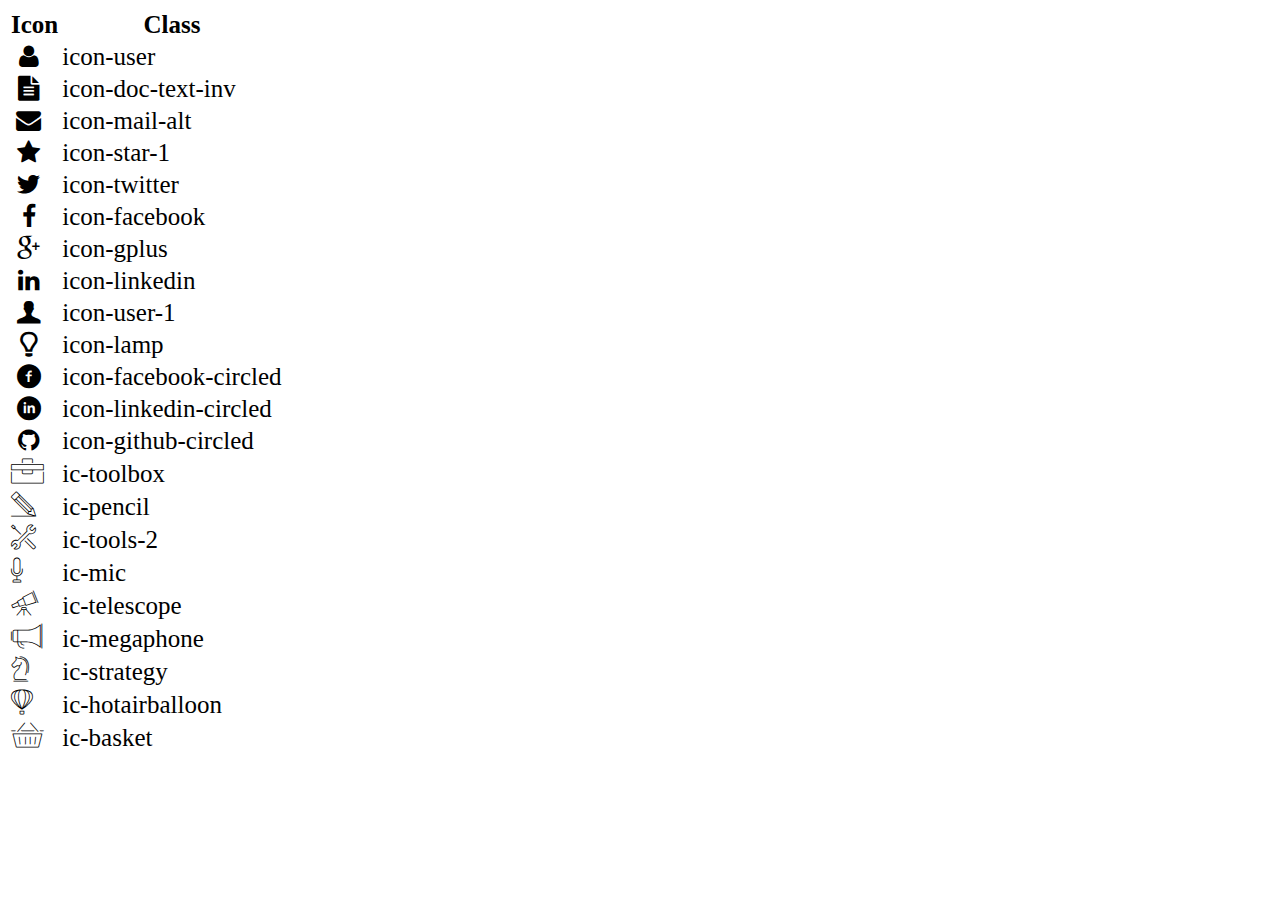
<file: TrangWebCaNhan/icon-list.html>
<!DOCTYPE html>
<html lang="en">

<head>
    <meta charset="UTF-8">
    <meta http-equiv="X-UA-Compatible" content="IE=edge">
    <meta name="viewport" content="width=device-width, initial-scale=1.0">
    <link rel="stylesheet" href="css/font.css">
    <title>Icon List</title>
</head>

<body>
    <table style="font-size: 25px;">
        <thead>
            <tr>
                <th>Icon</th>
                <th>Class</th>
            </tr>
        </thead>
        <tbody>
            <tr>
                <td><i class="icon-user"></i></td>
                <td>icon-user</td>
            </tr>
            <tr>
                <td><i class="icon-doc-text-inv"></i></td>
                <td>icon-doc-text-inv</td>
            </tr>
            <tr>
                <td><i class="icon-mail-alt"></i></td>
                <td>icon-mail-alt</td>
            </tr>
            <tr>
                <td><i class="icon-star-1"></i></td>
                <td>icon-star-1</td>
            </tr>
            <tr>
                <td><i class="icon-twitter"></i></td>
                <td>icon-twitter</td>
            </tr>
            <tr>
                <td><i class="icon-facebook"></i></td>
                <td>icon-facebook</td>
            </tr>
            <tr>
                <td><i class="icon-gplus"></i></td>
                <td>icon-gplus</td>
            </tr>
            <tr>
                <td><i class="icon-linkedin"></i></td>
                <td>icon-linkedin</td>
            </tr>
            <tr>
                <td><i class="icon-user-1"></i></td>
                <td>icon-user-1</td>
            </tr>
            <tr>
                <td><i class="icon-lamp"></i></td>
                <td>icon-lamp</td>
            </tr>
            <tr>
                <td><i class="icon-facebook-circled"></i></td>
                <td>icon-facebook-circled</td>
            </tr>
            <tr>
                <td><i class="icon-linkedin-circled"></i></td>
                <td>icon-linkedin-circled</td>
            </tr>
            <tr>
                <td><i class="icon-github-circled"></i></td>
                <td>icon-github-circled</td>
            </tr>
            <tr>
                <td><i class="ic-toolbox"></i></td>
                <td>ic-toolbox</td>
            </tr>
            <tr>
                <td><i class="ic-pencil"></i></td>
                <td>ic-pencil</td>
            </tr>
            <tr>
                <td><i class="ic-tools-2"></i></td>
                <td>ic-tools-2</td>
            </tr>

            <tr>
                <td><i class="ic-mic"></i></td>
                <td>ic-mic</td>
            </tr>
            <tr>
                <td><i class="ic-telescope"></i></td>
                <td>ic-telescope</td>
            </tr>
            <tr>
                <td><i class="ic-megaphone"></i></td>
                <td>ic-megaphone</td>
            </tr>
            <tr>
                <td><i class="ic-strategy"></i></td>
                <td>ic-strategy</td>
            </tr>
            <tr>
                <td><i class="ic-hotairballoon"></i></td>
                <td>ic-hotairballoon</td>
            </tr>
            <tr>
                <td><i class="ic-basket"></i></td>
                <td>ic-basket</td>
            </tr>
        </tbody>
    </table>
</body>

</html>
</file>
<file: CV_Basic/css/styles.css>
body {
  margin: 0;
  padding: 0;
}
.cv-document {
  box-sizing: border-box;
  border: none;
  outline: 0;
  font-weight: inherit;
  font-style: inherit;
  vertical-align: baseline;
  text-decoration: none;
  margin: 0;
  padding: 0;
  width: 100%;
  font-family: arial, sans-serif, tahoma;
  font-size: 22px;
}

.cv-page {
  outline: 0;
  font-weight: inherit;
  font-style: inherit;
  font-size: 100%;
  vertical-align: baseline;
  text-decoration: none;
  width: 900px;
  min-height: 900px;
  margin: 0 auto;
  box-shadow: 0 0 1px rgba(0, 0, 0, 0.5);
  background-color: #fff;
  position: relative;
}

.section {
  display: block;
  margin: 40px;
}

.section-title {
  text-transform: uppercase;
  font-weight: bold;
  display: block;
}

.section-content {
  line-height: 1.5;
  text-align: justify;
  font-size: 18px;
}

.times-contents {
  width: 100%;
  display: inline-flex;
  border-bottom: 2px solid #b7b7b7;
}
.times {
  display: block;
  width: 40%;
}
.contents {
  display: block;
  width: 60%;
}

h2.section-title {
  border-bottom: 2px solid #000;
  padding-bottom: 10px;
}

ul {
  padding: 0;
  margin: 0;
}

ol {
  padding: 0;
  margin: 0;
}

li {
  margin: 0;
  padding: 0;
}
/* Information section */
#info {
  position: relative;
}

h1 {
  color: #0e2452;
}

#title {
  font-weight: bold;
  display: inline-block;
  padding-top: 10px;
}

#content-title {
  display: inline-block;
  padding-top: 10px;
  padding-left: 50px;
}

.img-title {
  position: absolute;
  top: 0px;
  right: 0px;
  padding: 5px 5px 50px 5px;
}

/* Target section */
#text-target {
  padding-top: 40px;
}
/* Education section */

/* Experience section*/

/* Activity section*/

/* Skill section */
.skill-level {
  width: 100%;
  display: inline-flex;
}

#name-skill {
  font-weight: bold;
  display: block;
  width: 40%;
}
#level-skill {
  display: block;
  width: 60%;
}

.skill-level p {
  padding-bottom: 10px;
  border-bottom: 2px solid #b7b7b7;
}

/* Certificate section*/
.certi {
  width: 100%;
  display: inline-flex;
}

#year-certi {
  display: block;
  width: 40%;
}

#content-certi {
  display: block;
  width: 60%;
}
.certi p {
  padding-bottom: 10px;
  border-bottom: 2px solid #b7b7b7;
}
/* Hobby section */
#hobby ul {
  padding-left: 20px;
}

#hobby li {
  padding-bottom: 10px;
}

/* Project section*/
.content-project p:first-child {
  font-size: 30px;
  font-weight: bold;
  margin: 0;
}
.content-project p:nth-child(2) {
  font-size: 20px;
  padding-bottom: 5px;
  margin: 0;
}

#project ul {
  padding-left: 20px;
}

#project li {
  padding-bottom: 10px;
}

/* Contact section*/
#contact li {
  padding-bottom: 10px;
}

#contact ol {
  padding-left: 20px;
  border-bottom: 2px solid #b7b7b7;
}

/* Timeline for content */
</file>
<file: LORUKI-WEBSITE/css/style.css>
@import url("https://fonts.googleapis.com/css2?family=Lato:wght@300&display=swap");

:root {
  /* : o truoc nghia la co the sd o bat cu dau. root laf scope (bo chon toan bo trang web).*/
  --primary-color: #047aed; /* Khai bao ten bien, co the sd cho toan trang */
  --secondary-color: #1c3fa8;
  --dark-color: #002240;
  --light-color: #f4f4f4;
  --success-color: #5cb85c;
  --error-color: #d9534f;
}

* {
  box-sizing: border-box;
  padding: 0;
  margin: 0;
}

body {
  font-family: "Lato", sans-serif;
  color: #333;
  line-height: 1.6;
}

ul {
  list-style-type: none;
}

a {
  text-decoration: none;
  color: #333;
}

h1,
h2 {
  font-weight: 300;
  line-height: 1.2;
  margin: 10px 0;
}

p {
  margin: 10px 0;
}

img {
  width: 100%;
}

pre,
code {
  background: #333;
  color: #fff;
  padding: 10px;
}

/* Navbar */
.navbar {
  background-color: var(--primary-color);
  color: #fff;
  height: 70px;
}

.navbar ul {
  display: flex;
}

.navbar a {
  color: #fff;
  padding: 10px;
  margin: 0 5px;
}

.navar a:hover {
  border-bottom: 2px solid #fff;
}

.navbar .flex {
  justify-content: space-between;
}

/* Showcase */
.showcase {
  height: 400px;
  background-color: var(--primary-color);
  color: #fff;
  position: relative;
}

.showcase h1 {
  font-size: 40px;
}

.showcase p {
  margin: 20px 0;
}

.showcase .grid {
  overflow: visible;
  grid-template-columns: 55% 45%;
  gap: 30px;
}

.showcase-text {
  animation: slideInFromLeft 1s ease-in;
}

.showcase-form {
  position: relative;
  top: 60px;
  height: 350px;
  width: 400px;
  padding: 40px;
  z-index: 100; /* justify-self: flex-end; Thêm kiểu trên để đẩy biểu mẫu sang bên phải.*/
  animation: slideInFromRight 1s ease-in;
}

.showcase-form .form-control {
  margin: 30px 0;
}

.showcase-form input[type="text"],
.showcase-form input[type="email"] {
  border: 0;
  border-bottom: 1px solid #b4becd;
  width: 100%;
  padding: 3px;
  font-size: 16px;
}

.showcase-form input:focus {
  outline: none;
}

.showcase::before,
.showcase::after {
  content: "";
  position: absolute;
  height: 100px;
  bottom: -70px;
  left: 0;
  right: 0;
  background: #fff;
  transform: skewY(-3deg);
  /* them cac prefix (tien to) */
  -webkit-transform: skewY(-3deg); /* Chrome and Safari */
  -moz-transform: skewY(-3deg); /* Mircosoft */
  -ms-transform: skewY(-3deg); /* Internet explorer */
}

/* Stats */
.stats {
  padding-top: 100px;
  animation: slideInFromBottom 1s ease-in;
}

.stats-heading {
  max-width: 500px;
  margin: auto;
}

.stats .grid h3 {
  font-size: 35px;
}

.stats .grid p {
  font-size: 20px;
  font-weight: bold;
}
/* Cli */
.cli .grid {
  grid-template-columns: repeat(3, 1fr);
  grid-template-rows: repeat(2, 1fr);
}

/* chon muc dau tien - first-child o day chinh la the img */
.cli .grid > *:first-child {
  grid-column: 1 / span 2; /* span: keo dai */
  grid-row: 1 / span 2;
}

/* Cloud */
.cloud .grid {
  grid-template-columns: 4fr 3fr;
}

/* Languages */
.languages .flex {
  flex-wrap: wrap;
  /* wrap giup khi thu nho trinh duyet, cac doan van ban se (items) se tu dong nhay dong. */
}

.languages .card {
  text-align: center;
  margin: 18px 10px 40px;
  transition: transform 0.2s ease-in; /* khi di chuyen chuot qua se thay cham va muot hon */
}

.languages .card h4 {
  font-size: 20px;
  margin-bottom: 10px;
}

.languages .card:hover {
  transform: translateY(-15px); /* phan tu dich chuyen theo truc Y */
}

/* Features */
.features-head img,
.docs-head img {
  width: 200px;
  justify-self: flex-end;
}

.features-sub-head img {
  width: 300px;
  justify-self: flex-end;
}

.features-main .card > i {
  margin-right: 20px;
}

.features-main .grid {
  padding: 30px;
}

.features-main .grid > *:first-child {
  grid-column: 1 / -1; /* co the dung: 1 / span 3 */
}

.features-main .grid > *:nth-child(2) {
  grid-column: 1 / span 2;
}

/* Docs */
.docs-main h3 {
  margin: 20px 0;
}

.docs-main .grid {
  grid-template-columns: 1fr 2fr;
  align-items: flex-start;
}

.docs-main nav li {
  font-size: 17px;
  padding-bottom: 5px;
  margin-bottom: 5px;
  border-bottom: 1px solid #ccc;
}

.docs-main a:hover {
  font-weight: bold;
}

/* Footer */
.footer .social a {
  margin: 0 10px;
}

/* Animation */
/* Trinh chieu slide mot so nd nhat dinh tu tren, trai, duoi, phai */
@keyframes slideInFromLeft {
  0% {
    transform: translateX(-100%);
  }

  100% {
    transform: translateX(0);
  }
}

@keyframes slideInFromRight {
  0% {
    transform: translateX(100%);
  }

  100% {
    transform: translateX(0);
  }
}

@keyframes slideInFromTop {
  0% {
    transform: translateY(-100%);
  }

  100% {
    transform: translateY(0);
  }
}

@keyframes slideInFromBottom {
  0% {
    transform: translateY(100%);
  }

  100% {
    transform: translateY(0);
  }
}

/* Tablet and under */
@media (max-width: 850px) {
  .grid,
  .showcase .grid,
  .stats .grid,
  .cli .grid,
  .cloud .grid,
  .features-head .grid,
  .features-sub-head .grid,
  .features-main .grid,
  .docs-head .grid,
  .docs-main .grid {
    grid-template-columns: 1fr;
    grid-template-rows: 1fr;
  }

  .showcase {
    height: auto;
  }

  .showcase-text {
    text-align: center;
    margin-top: 40px;
    animation: slideInFromTop 1s ease-in;
  }

  .showcase-form {
    justify-self: center;
    margin: auto;
    animation: slideInFromBottom 1s ease-in;
  }

  .cli .grid > *:first-child {
    grid-column: 1;
    grid-row: 1;
  }

  .features-head,
  .features-sub-head,
  .docs-head {
    text-align: center;
  }

  .features-head img,
  .features-sub-head img,
  .docs-head img {
    justify-self: center;
  }

  .features-main .grid > *:first-child,
  .features-main .grid > *:nth-child(2) {
    grid-column: 1;
  }
}

/* Mobile */
@media (max-width: 500px) {
  .navbar {
    height: 110px;
  }

  .navbar .flex {
    flex-direction: column; /* de logo va navbar dat chong len nhau*/
  }

  .navbar ul {
    padding: 10px;
    background-color: rgba(0, 0, 0, 0.1);
  }
}
</file>
<file: LORUKI-WEBSITE/css/utilities.css>
.container {
  max-width: 1100px;
  margin: 0 auto;
  overflow: auto;
  padding: 0 40px;
}

.card {
  color: #333;
  background-color: #fff;
  border-radius: 10px;
  box-shadow: 0 3px 10px rgba(0, 0, 0, 0.2);
  padding: 20px;
  margin: 10px;
}

.btn {
  display: inline-block;
  padding: 10px 30px;
  cursor: pointer;
  background: var(--primary-color);
  color: #fff;
  border: none;
  border-radius: 5px;
}

.btn-outline {
  background-color: transparent;
  border: 1px solid #fff;
}

.btn:hover {
  transform: scale(0.98);
}

/* Backgrounds & Colored buttons */
.bg-primary,
.btn-primary {
  background-color: var(--primary-color);
  color: #fff;
}

.bg-secondary,
.btn-secondary {
  background-color: var(--secondary-color);
  color: #fff;
}

.bg-dark,
.btn-dark {
  background-color: var(--dark-color);
  color: #fff;
}

.bg-light,
.btn-light {
  background-color: var(--light-color);
  color: #333;
}

.bg-primary a,
.btn-primary a,
.bg-secondary a,
.btn-secondary a,
.bg-dark a,
.btn-dark a {
  color: #fff;
}

/* Text colors */
.text-primary {
  color: var(--primary-color);
}

.text-secondary {
  color: var(--secondary-color);
}

.text-dark {
  color: var(--dark-color);
}

.text-light {
  color: var(--light-color);
}

/* Text sizes */
.lead {
  font-size: 20px;
}

.sm {
  font-size: 1rem;
}

.md {
  font-size: 2rem;
}

.lg {
  font-size: 3rem;
}

.xl {
  font-size: 4rem;
}

.text-center {
  text-align: center;
}

/* Alert */
.alert {
  background-color: var(--light-color);
  padding: 10px 20px;
  font-weight: bold;
  margin: 15px 0;
}

.alert i {
  padding-right: 10px;
}

.alert-success {
  background-color: var(--success-color);
  color: #fff;
}

.alert-error {
  background-color: var(--error-color);
}

.flex {
  display: flex;
  justify-content: center;
  align-items: center;
  height: 100%;
}

.grid {
  display: grid;
  grid-template-columns: repeat(2, 1fr);
  gap: 20px;
  justify-content: center;
  align-items: center;
  height: 100%;
}

.grid-3 {
  grid-template-columns: repeat(3, 1fr);
}

/* Margin */
/* my: y truc y (chieu doc) or mx: x truc x (chieu ngang), va m la margin (muon bao le toan bo) */
/* 1rem = 16px */
.my-1 {
  margin: 1rem 0;
}

.my-2 {
  margin: 1.5rem 0;
}

.my-3 {
  margin: 2rem 0;
}

.my-4 {
  margin: 3rem 0;
}

.my-5 {
  margin: 4rem 0;
}

.m-1 {
  margin: 1rem;
}

.m-2 {
  margin: 1.5rem;
}

.m-3 {
  margin: 2rem;
}

.m-4 {
  margin: 3rem;
}

.m-5 {
  margin: 4rem;
}

/* Padding */
.py-1 {
  padding: 1rem 0;
}

.py-2 {
  padding: 1.5rem 0;
}

.py-3 {
  padding: 2rem 0;
}

.py-4 {
  padding: 3rem 0;
}

.py-5 {
  padding: 4rem 0;
}

.p-1 {
  padding: 1rem;
}

.p-2 {
  padding: 1.5rem;
}

.p-3 {
  padding: 2rem;
}

.p-4 {
  padding: 3rem;
}

.p-5 {
  padding: 4rem;
}
</file>
<file: TrangWebCaNhan/css/style.css>
* {
  padding: 0;
  margin: 0;
}

body {
  font-family: sans-serif;
  color: #3c2317;
}

/* Banner */
.container-banner {
  position: relative;
  text-align: center;
  color: #fff;
}

.info-banner {
  font-size: 36px;
  position: absolute;
  left: 50%;
  top: 35%;
  bottom: 65%;
  transform: translate(-50%, -50%);
}
.info-banner p {
  font-size: 18px;
  padding-top: 10px;
}

/* Navbar and Avatar */
.container-nav {
  width: 100%;
  overflow: hidden;
  background-color: #bfeaf5;
  text-align: center;
  border-bottom: 1px solid #b7b7b7;
  margin-bottom: 10px;
  display: grid;
  grid-template-columns: repeat(5, 300px);
  align-items: center;
  justify-content: center;
}
.cert-nav {
  grid-column: 4/5;
}
.proj-nav {
  grid-column: 5/6;
}
.container-nav a {
  /* display: inline-block; */
  padding: 36px 10px 30px 10px;
  text-decoration: none;
  font-size: 18px;
  color: #444;

  border-left: 1px solid #b7b7b7;
}

/* .info-nav {
  display: inline-block;
  text-decoration: none;
  font-size: 18px;
  padding: 14px 16px;
} */

/* .info-nav h3 {
  font-weight: 400;
  text-transform: uppercase;
  color: #3c2317;
}

.info-nav p {
  font-size: 16px;
  padding-top: 5px;
  color: #faf7f0;
} */

.avatar {
  vertical-align: middle;
  width: 150px;
  height: 150px;
  border-radius: 50%;
  border: 10px solid #fff;
  position: absolute;
  left: 50%;
  top: 105%;
  transform: translate(-50%, -50%);
}
/* Personal Information */
.container-info {
  margin: 10px auto;
  justify-content: center;

  display: grid;
  grid-template-columns: 1fr 1fr;
  column-gap: 10px;
}
.job-target {
  padding: 60px 40px 40px 60px;
  background-color: #eafdfc;
  justify-items: end;
}

.info-personal {
  padding: 60px 60px 40px 40px;
  background-color: #91d8e4;
  justify-items: start;
}

.container-info h2 {
  font-weight: 350;
  padding-bottom: 35px;
  color: #009eff;
}

.job-target p {
  font-size: 14px;
  line-height: 1.5;
  color: #91d8e4;
}

.info-personal p {
  font-size: 14px;
  padding-bottom: 12px;
  color: #eafdfc;
}

.icon-infor {
  padding-top: 30px;
  color: #009eff;
}

/* Job Information */
.container-job-info {
  display: grid;
  grid-template-columns: repeat(3, 400px);
  gap: 20px;

  align-items: center;
  justify-content: center;
  color: #256d85;
  margin-bottom: 20px;
}

.container-job-info i {
  font-size: 46px;
}

/* Kinh Nghiem & Hoc Van & Hoat Dong */
.experience {
  background-color: #bfeaf5;
  border: 2px solid #b7b7b7;
  display: grid;
  grid-template-columns: 1fr 1fr;
  align-items: center;
}
.education {
  background-color: #eafdfc;
  border: 2px solid #b7b7b7;
  display: grid;
  grid-template-columns: 1fr 1fr;
  align-items: center;
  align-self: start;
}
.activities {
  background-color: #bfeaf5;
  border: 2px solid #b7b7b7;
  display: grid;
  grid-template-columns: 1fr 1fr;
  align-items: center;
  align-self: start;
}
.title {
  margin: 15px 10px;
  justify-self: center;
  color: #009eff;
}
.icon-title {
  margin: 15px 10px;
  justify-self: center;
  color: #009eff;
}
.job-detail {
  grid-column: 1/-1;
  padding: 10px 15px 30px 15px;
}
.info-job {
  padding-bottom: 15px;
}
.info-job h4 {
  font-weight: bold;
}

.dot {
  width: 10px;
  height: 10px;
  border-radius: 50%;
  background-color: #009eff;
  display: inline-block;
  border: 4px solid #fff;
}

.time {
  margin: 10px auto;
  padding-left: 20px;
}
.content-job {
  padding-left: 20px;
}
.content-job p {
  line-height: 1.5;
  padding-bottom: 10px;
}

#present {
  padding: 5px 20px 5px 20px;
  border-radius: 10px;
  background-color: #009eff;
  color: #fff;
}

/* So Thich */
.hobbies {
  background-color: #bfeaf5;
  border: 2px solid #b7b7b7;
  display: grid;
  grid-template-columns: 1fr 1fr;
  align-items: center;
  align-self: start;
}

.icon-hobbies {
  display: grid;
  grid-template-columns: repeat(4, 100px);
  align-items: center;
  justify-content: center;
  text-align: center;
  grid-column: 1/-1;

  padding: 10px 15px 30px 15px;
}

.border-icon i {
  font-size: 24px;
  align-items: center;
  text-align: center;
}

.border-icon {
  width: 28px;
  height: 28px;
  border-radius: 50%;
  text-align: center;
  padding: 14px;
  border: 1px solid #444;
  display: inline-block;
  margin: 10px 20px 10px 20px;
}
.music {
  grid-row: 2/3;
}
.icon-2 {
  grid-column: 2/3;
}
.game {
  grid-column: 2/3;
  grid-row: 2/3;
}
.icon-3 {
  grid-column: 3/4;
}
.travel {
  grid-column: 3/4;
  grid-row: 2/3;
}
.icon-4 {
  grid-column: 4/5;
}
.cook {
  grid-column: 4/5;
  grid-row: 2/3;
}

/* Ky Nang & Ngon Ngu*/
.skill {
  background-color: #eafdfc;
  border: 2px solid #b7b7b7;
  display: grid;
  grid-template-columns: 1fr 1fr;
  align-items: center;
}
.detail-skill {
  padding: 10px 15px 30px 15px;
  grid-column: 1/-1;
}
.css {
  padding-bottom: 10px;
}
.js {
  padding-bottom: 10px;
}
.nodejs {
  padding-bottom: 10px;
}
.boostrap {
  padding-bottom: 10px;
}

.languages-info {
  background-color: #bfeaf5;
  border: 2px solid #b7b7b7;
  display: grid;
  grid-template-columns: 1fr 1fr;
  align-items: center;
  align-self: start;
}
.detail-languages {
  padding: 10px 15px 30px 15px;
  grid-column: 1/-1;
}
.english {
  padding-bottom: 10px;
}
.korean {
  padding-bottom: 10px;
}
.chinese {
  padding-bottom: 10px;
}

.point-blue {
  background-color: #009eff;
  display: inline-block;
  height: 2px;
  margin-right: 10px;
  width: 45px;
}

.point-grey {
  background-color: #aebdca;
  display: inline-block;
  height: 2px;
  margin-right: 10px;
  width: 45px;
}

/* Certifications */
.container-cert {
  background-color: #bfeaf5;

  display: grid;
  grid-template-columns: 1fr 1fr;
  justify-items: center;
  color: #256d85;
}
.title-cert {
  margin: 30px 20px;
  grid-column: 1/2;
  grid-row: 1/2;
  justify-self: start;
  color: #009eff;
}
.container-cert h3 {
  text-transform: uppercase;
  padding: 10px;
}
.container-cert p {
  padding-bottom: 10px;
}

.cert {
  display: grid;
  grid-template-columns: 1fr 1fr;
  gap: 10px;

  align-items: start;
}
.img-cert {
  justify-self: center;
}

.cert-web {
  padding: 20px 20px 50px 20px;
  border-bottom: 2px solid #b7b7b7;
  align-self: center;
  grid-column: 1/2;
  grid-row: 2/3;
  justify-self: end;
}
.cert-prf {
  padding: 20px 20px 50px 20px;
  border-bottom: 2px solid #b7b7b7;
  border-left: 2px solid #b7b7b7;
  align-self: center;
  grid-column: 2/3;
  grid-row: 2/3;
  justify-self: start;
}
.cert-dbi {
  padding: 30px 20px 50px 20px;
  align-self: center;
  grid-column: 1/2;
  grid-row: 3/4;
  justify-self: end;
}

/* Projects */
.container-project {
  display: grid;
  grid-template-columns: repeat(3, 1fr);
  gap: 10px;

  justify-content: center;
  justify-items: center;
  margin: 20px;
}

.title-proj {
  font-size: 20px;
  text-transform: uppercase;
  font-weight: 500;
  padding: 20px 0 20px 20px;
  border-top: 1px solid #b7b7b7;
  border-bottom: 1px solid #b7b7b7;
  background-color: #91d8e4;
  color: #fff;
}

.title-bar {
  width: 100%;
  display: inline-block;
  text-align: center;
  justify-content: center;
  border-bottom: 1px solid #b7b7b7;
  padding: 15px 0;
  background-color: #bfeaf5;
}
.time-proj {
  padding: 5px 20px 5px 20px;
  border-radius: 10px;
  background-color: #009eff;
  color: #fff;
}
.title-bar span {
  margin: 15px;
}

table {
  border-top: 1px solid #b7b7b7;
  border-collapse: collapse;
  width: 100%;
  color: #256d85;
}
tr {
  border-bottom: 1px solid #b7b7b7;
}

tr:last-child {
  border-bottom: none;
}
.proj {
  width: 400px;
  border: 1px solid #b7b7b7;
  background-color: #eafdfc;
}
.proj td {
  padding: 10px 10px 20px 10px;
}

/* Footer */
.footer-cv {
  width: 100%;
  height: 60px;
  text-align: center;
  background-color: #bfeaf5;
  text-align: center;
}
.footer-cv i {
  color: #009eff;
  font-size: 28px;
  padding: 15px 0 15px 5px;
  display: inline-block;
}
.footer-cv a {
  color: #256d85;
  font-size: 18px;
  text-decoration: none;
  display: inline-block;
  padding-right: 5px;
}
</file>
<file: TrangWebCaNhan/css/font.css>
@font-face {
	font-family: 'open_sanslight';
	src: url('../fonts/OpenSans-Light-webfont.eot');
	src: url('../fonts/OpenSans-Light-webfont.eot#iefix') format('embedded-opentype'),
		url('../fonts/OpenSans-Light-webfont.woff') format('woff'),
		url('../fonts/OpenSans-Light-webfont.ttf') format('truetype'),
		url('../fonts/OpenSans-Light-webfont.svg#open_sanslight') format('svg');
	font-weight: normal;
	font-style: normal;

}

@font-face {
	font-family: 'open_sansitalic';
	src: url('../fonts/OpenSans-Italic-webfont.eot');
	src: url('../fonts/OpenSans-Italic-webfont.eot#iefix') format('embedded-opentype'),
		url('../fonts/OpenSans-Italic-webfont.woff') format('woff'),
		url('../fonts/OpenSans-Italic-webfont.ttf') format('truetype'),
		url('../fonts/OpenSans-Italic-webfont.svg#open_sansitalic') format('svg');
	font-weight: normal;
	font-style: normal;

}

@font-face {
	font-family: 'open_sanssemibold';
	src: url('../fonts/OpenSans-Semibold-webfont.eot');
	src: url('../fonts/OpenSans-Semibold-webfont.eot#iefix') format('embedded-opentype'),
		url('../fonts/OpenSans-Semibold-webfont.woff') format('woff'),
		url('../fonts/OpenSans-Semibold-webfont.ttf') format('truetype'),
		url('../fonts/OpenSans-Semibold-webfont.svg#open_sanssemibold') format('svg');
	font-weight: normal;
	font-style: normal;

}


@font-face {
	font-family: 'open_sanslight_italic';
	src: url('../fonts/OpenSans-LightItalic-webfont.eot');
	src: url('../fonts/OpenSans-LightItalic-webfont.eot#iefix') format('embedded-opentype'),
		url('../fonts/OpenSans-LightItalic-webfont.woff') format('woff'),
		url('../fonts/OpenSans-LightItalic-webfont.ttf') format('truetype'),
		url('../fonts/OpenSans-LightItalic-webfont.svg#open_sanslight_italic') format('svg');
	font-weight: normal;
	font-style: normal;

}

@font-face {
	font-family: 'open_sansregular';
	src: url('../fonts/OpenSans-Regular-webfont.eot');
	src: url('../fonts/OpenSans-Regular-webfont.eot#iefix') format('embedded-opentype'),
		url('../fonts/OpenSans-Regular-webfont.woff') format('woff'),
		url('../fonts/OpenSans-Regular-webfont.ttf') format('truetype'),
		url('../fonts/OpenSans-Regular-webfont.svg#open_sansregular') format('svg');
	font-weight: normal;
	font-style: normal;

}


@font-face {
	font-family: 'fontello';
	src: url('../fonts/fontello.eot');
	src: url('../fonts/fontello.eot#iefix') format('embedded-opentype'),
		url('../fonts/fontello.woff') format('woff'),
		url('../fonts/fontello.ttf') format('truetype'),
		url('../fonts/fontello.svg#fontello') format('svg');
	font-weight: normal;
	font-style: normal;
}

[class^="icon-"]:before,
[class*=" icon-"]:before {
	font-family: "fontello";
	font-style: normal;
	font-weight: normal;
	speak: none;

	display: inline-block;
	text-decoration: inherit;
	width: 1em;
	margin-right: .2em;
	text-align: center;
	/* opacity: .8; */

	/* For safety - reset parent styles, that can break glyph codes*/
	font-variant: normal;
	text-transform: none;

	/* fix buttons height, for twitter bootstrap */
	line-height: 1em;

	/* Animation center compensation - margins should be symmetric */
	/* remove if not needed */
	margin-left: .2em;

	/* you can be more comfortable with increased icons size */
	/* font-size: 120%; */

	/* Font smoothing. That was taken from TWBS */
	-webkit-font-smoothing: antialiased;
	-moz-osx-font-smoothing: grayscale;

	/* Uncomment for 3D effect */
	/* text-shadow: 1px 1px 1px rgba(127, 127, 127, 0.3); */
}

.icon-emo-happy:before {
	content: '\e800';
}

/* '' */
.icon-emo-wink:before {
	content: '\e801';
}

/* '' */
.icon-emo-wink2:before {
	content: '\e802';
}

/* '' */
.icon-emo-unhappy:before {
	content: '\e803';
}

/* '' */
.icon-emo-sleep:before {
	content: '\e804';
}

/* '' */
.icon-emo-thumbsup:before {
	content: '\e805';
}

/* '' */
.icon-emo-devil:before {
	content: '\e806';
}

/* '' */
.icon-emo-surprised:before {
	content: '\e807';
}

/* '' */
.icon-emo-tongue:before {
	content: '\e808';
}

/* '' */
.icon-emo-coffee:before {
	content: '\e809';
}

/* '' */
.icon-emo-sunglasses:before {
	content: '\e80a';
}

/* '' */
.icon-emo-displeased:before {
	content: '\e80b';
}

/* '' */
.icon-emo-beer:before {
	content: '\e80c';
}

/* '' */
.icon-emo-grin:before {
	content: '\e80d';
}

/* '' */
.icon-emo-angry:before {
	content: '\e80e';
}

/* '' */
.icon-emo-saint:before {
	content: '\e80f';
}

/* '' */
.icon-emo-cry:before {
	content: '\e810';
}

/* '' */
.icon-emo-shoot:before {
	content: '\e811';
}

/* '' */
.icon-emo-squint:before {
	content: '\e812';
}

/* '' */
.icon-emo-laugh:before {
	content: '\e813';
}

/* '' */
.icon-spin1:before {
	content: '\e814';
}

/* '' */
.icon-spin2:before {
	content: '\e815';
}

/* '' */
.icon-spin3:before {
	content: '\e816';
}

/* '' */
.icon-spin4:before {
	content: '\e817';
}

/* '' */
.icon-spin5:before {
	content: '\e818';
}

/* '' */
.icon-spin6:before {
	content: '\e819';
}

/* '' */
.icon-firefox:before {
	content: '\e81a';
}

/* '' */
.icon-chrome:before {
	content: '\e81b';
}

/* '' */
.icon-opera:before {
	content: '\e81c';
}

/* '' */
.icon-ie:before {
	content: '\e81d';
}

/* '' */
.icon-crown:before {
	content: '\e81e';
}

/* '' */
.icon-crown-plus:before {
	content: '\e81f';
}

/* '' */
.icon-crown-minus:before {
	content: '\e820';
}

/* '' */
.icon-marquee:before {
	content: '\e821';
}

/* '' */
.icon-glass:before {
	content: '\e822';
}

/* '' */
.icon-music:before {
	content: '\e823';
}

/* '' */
.icon-search:before {
	content: '\e824';
}

/* '' */
.icon-mail:before {
	content: '\e825';
}

/* '' */
.icon-mail-alt:before {
	content: '\e826';
}

/* '' */
.icon-mail-squared:before {
	content: '\e827';
}

/* '' */
.icon-heart:before {
	content: '\e828';
}

/* '' */
.icon-heart-empty:before {
	content: '\e829';
}

/* '' */
.icon-star-1:before {
	content: '\e82a';
}

/* '' */
.icon-star-empty-1:before {
	content: '\e82b';
}

/* '' */
.icon-star-half:before {
	content: '\e82c';
}

/* '' */
.icon-star-half-alt:before {
	content: '\e82d';
}

/* '' */
.icon-user:before {
	content: '\e82e';
}

/* '' */
.icon-user-plus:before {
	content: '\e82f';
}

/* '' */
.icon-user-times:before {
	content: '\e830';
}

/* '' */
.icon-users:before {
	content: '\e831';
}

/* '' */
.icon-male:before {
	content: '\e832';
}

/* '' */
.icon-female:before {
	content: '\e833';
}

/* '' */
.icon-child:before {
	content: '\e834';
}

/* '' */
.icon-user-secret:before {
	content: '\e835';
}

/* '' */
.icon-video:before {
	content: '\e836';
}

/* '' */
.icon-videocam:before {
	content: '\e837';
}

/* '' */
.icon-picture:before {
	content: '\e838';
}

/* '' */
.icon-camera:before {
	content: '\e839';
}

/* '' */
.icon-camera-alt:before {
	content: '\e83a';
}

/* '' */
.icon-th-large:before {
	content: '\e83b';
}

/* '' */
.icon-th:before {
	content: '\e83c';
}

/* '' */
.icon-th-list:before {
	content: '\e83d';
}

/* '' */
.icon-ok:before {
	content: '\e83e';
}

/* '' */
.icon-ok-circled:before {
	content: '\e83f';
}

/* '' */
.icon-ok-circled2:before {
	content: '\e840';
}

/* '' */
.icon-ok-squared:before {
	content: '\e841';
}

/* '' */
.icon-cancel:before {
	content: '\e842';
}

/* '' */
.icon-cancel-circled:before {
	content: '\e843';
}

/* '' */
.icon-cancel-circled2:before {
	content: '\e844';
}

/* '' */
.icon-plus:before {
	content: '\e845';
}

/* '' */
.icon-plus-circled:before {
	content: '\e846';
}

/* '' */
.icon-plus-squared:before {
	content: '\e847';
}

/* '' */
.icon-plus-squared-alt:before {
	content: '\e848';
}

/* '' */
.icon-minus:before {
	content: '\e849';
}

/* '' */
.icon-minus-circled:before {
	content: '\e84a';
}

/* '' */
.icon-minus-squared:before {
	content: '\e84b';
}

/* '' */
.icon-minus-squared-alt:before {
	content: '\e84c';
}

/* '' */
.icon-help:before {
	content: '\e84d';
}

/* '' */
.icon-help-circled:before {
	content: '\e84e';
}

/* '' */
.icon-info-circled:before {
	content: '\e84f';
}

/* '' */
.icon-info:before {
	content: '\e850';
}

/* '' */
.icon-home:before {
	content: '\e851';
}

/* '' */
.icon-link:before {
	content: '\e852';
}

/* '' */
.icon-unlink:before {
	content: '\e853';
}

/* '' */
.icon-link-ext:before {
	content: '\e854';
}

/* '' */
.icon-link-ext-alt:before {
	content: '\e855';
}

/* '' */
.icon-attach:before {
	content: '\e856';
}

/* '' */
.icon-lock:before {
	content: '\e857';
}

/* '' */
.icon-lock-open:before {
	content: '\e858';
}

/* '' */
.icon-lock-open-alt:before {
	content: '\e859';
}

/* '' */
.icon-pin:before {
	content: '\e85a';
}

/* '' */
.icon-eye:before {
	content: '\e85b';
}

/* '' */
.icon-eye-off:before {
	content: '\e85c';
}

/* '' */
.icon-tag-1:before {
	content: '\e85d';
}

/* '' */
.icon-tags:before {
	content: '\e85e';
}

/* '' */
.icon-bookmark:before {
	content: '\e85f';
}

/* '' */
.icon-bookmark-empty:before {
	content: '\e860';
}

/* '' */
.icon-flag:before {
	content: '\e861';
}

/* '' */
.icon-flag-empty:before {
	content: '\e862';
}

/* '' */
.icon-flag-checkered:before {
	content: '\e863';
}

/* '' */
.icon-thumbs-up:before {
	content: '\e864';
}

/* '' */
.icon-thumbs-down:before {
	content: '\e865';
}

/* '' */
.icon-thumbs-up-alt:before {
	content: '\e866';
}

/* '' */
.icon-thumbs-down-alt:before {
	content: '\e867';
}

/* '' */
.icon-download:before {
	content: '\e868';
}

/* '' */
.icon-upload:before {
	content: '\e869';
}

/* '' */
.icon-download-cloud:before {
	content: '\e86a';
}

/* '' */
.icon-upload-cloud:before {
	content: '\e86b';
}

/* '' */
.icon-reply:before {
	content: '\e86c';
}

/* '' */
.icon-reply-all:before {
	content: '\e86d';
}

/* '' */
.icon-forward:before {
	content: '\e86e';
}

/* '' */
.icon-quote-left:before {
	content: '\e86f';
}

/* '' */
.icon-quote-right:before {
	content: '\e870';
}

/* '' */
.icon-code:before {
	content: '\e871';
}

/* '' */
.icon-export:before {
	content: '\e872';
}

/* '' */
.icon-export-alt:before {
	content: '\e873';
}

/* '' */
.icon-share:before {
	content: '\e874';
}

/* '' */
.icon-share-squared:before {
	content: '\e875';
}

/* '' */
.icon-pencil:before {
	content: '\e876';
}

/* '' */
.icon-pencil-squared:before {
	content: '\e877';
}

/* '' */
.icon-edit:before {
	content: '\e878';
}

/* '' */
.icon-print:before {
	content: '\e879';
}

/* '' */
.icon-retweet:before {
	content: '\e87a';
}

/* '' */
.icon-keyboard:before {
	content: '\e87b';
}

/* '' */
.icon-gamepad:before {
	content: '\e87c';
}

/* '' */
.icon-comment:before {
	content: '\e87d';
}

/* '' */
.icon-chat:before {
	content: '\e87e';
}

/* '' */
.icon-comment-empty:before {
	content: '\e87f';
}

/* '' */
.icon-chat-empty:before {
	content: '\e880';
}

/* '' */
.icon-bell:before {
	content: '\e881';
}

/* '' */
.icon-bell-alt:before {
	content: '\e882';
}

/* '' */
.icon-bell-off:before {
	content: '\e883';
}

/* '' */
.icon-bell-off-empty:before {
	content: '\e884';
}

/* '' */
.icon-attention-alt:before {
	content: '\e885';
}

/* '' */
.icon-attention:before {
	content: '\e886';
}

/* '' */
.icon-attention-circled:before {
	content: '\e887';
}

/* '' */
.icon-location:before {
	content: '\e888';
}

/* '' */
.icon-direction:before {
	content: '\e889';
}

/* '' */
.icon-compass:before {
	content: '\e88a';
}

/* '' */
.icon-trash:before {
	content: '\e88b';
}

/* '' */
.icon-trash-empty:before {
	content: '\e88c';
}

/* '' */
.icon-doc:before {
	content: '\e88d';
}

/* '' */
.icon-docs:before {
	content: '\e88e';
}

/* '' */
.icon-doc-text:before {
	content: '\e88f';
}

/* '' */
.icon-doc-inv:before {
	content: '\e890';
}

/* '' */
.icon-doc-text-inv:before {
	content: '\e891';
}

/* '' */
.icon-file-pdf:before {
	content: '\e892';
}

/* '' */
.icon-file-word:before {
	content: '\e893';
}

/* '' */
.icon-file-excel:before {
	content: '\e894';
}

/* '' */
.icon-file-powerpoint:before {
	content: '\e895';
}

/* '' */
.icon-file-image:before {
	content: '\e896';
}

/* '' */
.icon-file-archive:before {
	content: '\e897';
}

/* '' */
.icon-file-audio:before {
	content: '\e898';
}

/* '' */
.icon-file-video:before {
	content: '\e899';
}

/* '' */
.icon-file-code:before {
	content: '\e89a';
}

/* '' */
.icon-folder:before {
	content: '\e89b';
}

/* '' */
.icon-folder-open:before {
	content: '\e89c';
}

/* '' */
.icon-folder-empty:before {
	content: '\e89d';
}

/* '' */
.icon-folder-open-empty:before {
	content: '\e89e';
}

/* '' */
.icon-box:before {
	content: '\e89f';
}

/* '' */
.icon-rss:before {
	content: '\e8a0';
}

/* '' */
.icon-rss-squared:before {
	content: '\e8a1';
}

/* '' */
.icon-phone:before {
	content: '\e8a2';
}

/* '' */
.icon-phone-squared:before {
	content: '\e8a3';
}

/* '' */
.icon-fax:before {
	content: '\e8a4';
}

/* '' */
.icon-menu:before {
	content: '\e8a5';
}

/* '' */
.icon-cog:before {
	content: '\e8a6';
}

/* '' */
.icon-cog-alt:before {
	content: '\e8a7';
}

/* '' */
.icon-wrench:before {
	content: '\e8a8';
}

/* '' */
.icon-sliders:before {
	content: '\e8a9';
}

/* '' */
.icon-basket:before {
	content: '\e8aa';
}

/* '' */
.icon-cart-plus:before {
	content: '\e8ab';
}

/* '' */
.icon-cart-arrow-down:before {
	content: '\e8ac';
}

/* '' */
.icon-calendar:before {
	content: '\e8ad';
}

/* '' */
.icon-calendar-empty:before {
	content: '\e8ae';
}

/* '' */
.icon-login:before {
	content: '\e8af';
}

/* '' */
.icon-logout:before {
	content: '\e8b0';
}

/* '' */
.icon-mic:before {
	content: '\e8b1';
}

/* '' */
.icon-mute:before {
	content: '\e8b2';
}

/* '' */
.icon-volume-off:before {
	content: '\e8b3';
}

/* '' */
.icon-volume-down:before {
	content: '\e8b4';
}

/* '' */
.icon-volume-up:before {
	content: '\e8b5';
}

/* '' */
.icon-headphones:before {
	content: '\e8b6';
}

/* '' */
.icon-clock:before {
	content: '\e8b7';
}

/* '' */
.icon-lightbulb:before {
	content: '\e8b8';
}

/* '' */
.icon-block:before {
	content: '\e8b9';
}

/* '' */
.icon-resize-full:before {
	content: '\e8ba';
}

/* '' */
.icon-resize-full-alt:before {
	content: '\e8bb';
}

/* '' */
.icon-resize-small:before {
	content: '\e8bc';
}

/* '' */
.icon-resize-vertical:before {
	content: '\e8bd';
}

/* '' */
.icon-resize-horizontal:before {
	content: '\e8be';
}

/* '' */
.icon-move:before {
	content: '\e8bf';
}

/* '' */
.icon-zoom-in:before {
	content: '\e8c0';
}

/* '' */
.icon-zoom-out:before {
	content: '\e8c1';
}

/* '' */
.icon-down-circled2:before {
	content: '\e8c2';
}

/* '' */
.icon-up-circled2:before {
	content: '\e8c3';
}

/* '' */
.icon-left-circled2:before {
	content: '\e8c4';
}

/* '' */
.icon-right-circled2:before {
	content: '\e8c5';
}

/* '' */
.icon-down-dir:before {
	content: '\e8c6';
}

/* '' */
.icon-up-dir:before {
	content: '\e8c7';
}

/* '' */
.icon-left-dir:before {
	content: '\e8c8';
}

/* '' */
.icon-right-dir:before {
	content: '\e8c9';
}

/* '' */
.icon-down-open:before {
	content: '\e8ca';
}

/* '' */
.icon-left-open:before {
	content: '\e8cb';
}

/* '' */
.icon-right-open:before {
	content: '\e8cc';
}

/* '' */
.icon-up-open:before {
	content: '\e8cd';
}

/* '' */
.icon-angle-left:before {
	content: '\e8ce';
}

/* '' */
.icon-angle-right:before {
	content: '\e8cf';
}

/* '' */
.icon-angle-up:before {
	content: '\e8d0';
}

/* '' */
.icon-angle-down:before {
	content: '\e8d1';
}

/* '' */
.icon-angle-circled-left:before {
	content: '\e8d2';
}

/* '' */
.icon-angle-circled-right:before {
	content: '\e8d3';
}

/* '' */
.icon-angle-circled-up:before {
	content: '\e8d4';
}

/* '' */
.icon-angle-circled-down:before {
	content: '\e8d5';
}

/* '' */
.icon-angle-double-left:before {
	content: '\e8d6';
}

/* '' */
.icon-angle-double-right:before {
	content: '\e8d7';
}

/* '' */
.icon-angle-double-up:before {
	content: '\e8d8';
}

/* '' */
.icon-angle-double-down:before {
	content: '\e8d9';
}

/* '' */
.icon-down:before {
	content: '\e8da';
}

/* '' */
.icon-left:before {
	content: '\e8db';
}

/* '' */
.icon-right:before {
	content: '\e8dc';
}

/* '' */
.icon-up:before {
	content: '\e8dd';
}

/* '' */
.icon-down-big:before {
	content: '\e8de';
}

/* '' */
.icon-left-big:before {
	content: '\e8df';
}

/* '' */
.icon-right-big:before {
	content: '\e8e0';
}

/* '' */
.icon-up-big:before {
	content: '\e8e1';
}

/* '' */
.icon-right-hand:before {
	content: '\e8e2';
}

/* '' */
.icon-left-hand:before {
	content: '\e8e3';
}

/* '' */
.icon-up-hand:before {
	content: '\e8e4';
}

/* '' */
.icon-down-hand:before {
	content: '\e8e5';
}

/* '' */
.icon-left-circled:before {
	content: '\e8e6';
}

/* '' */
.icon-right-circled:before {
	content: '\e8e7';
}

/* '' */
.icon-up-circled:before {
	content: '\e8e8';
}

/* '' */
.icon-down-circled:before {
	content: '\e8e9';
}

/* '' */
.icon-cw:before {
	content: '\e8ea';
}

/* '' */
.icon-ccw:before {
	content: '\e8eb';
}

/* '' */
.icon-arrows-cw:before {
	content: '\e8ec';
}

/* '' */
.icon-level-up:before {
	content: '\e8ed';
}

/* '' */
.icon-level-down:before {
	content: '\e8ee';
}

/* '' */
.icon-shuffle:before {
	content: '\e8ef';
}

/* '' */
.icon-exchange:before {
	content: '\e8f0';
}

/* '' */
.icon-history:before {
	content: '\e8f1';
}

/* '' */
.icon-expand:before {
	content: '\e8f2';
}

/* '' */
.icon-collapse:before {
	content: '\e8f3';
}

/* '' */
.icon-expand-right:before {
	content: '\e8f4';
}

/* '' */
.icon-collapse-left:before {
	content: '\e8f5';
}

/* '' */
.icon-play:before {
	content: '\e8f6';
}

/* '' */
.icon-play-circled:before {
	content: '\e8f7';
}

/* '' */
.icon-play-circled2:before {
	content: '\e8f8';
}

/* '' */
.icon-stop:before {
	content: '\e8f9';
}

/* '' */
.icon-pause:before {
	content: '\e8fa';
}

/* '' */
.icon-to-end:before {
	content: '\e8fb';
}

/* '' */
.icon-to-end-alt:before {
	content: '\e8fc';
}

/* '' */
.icon-to-start:before {
	content: '\e8fd';
}

/* '' */
.icon-to-start-alt:before {
	content: '\e8fe';
}

/* '' */
.icon-fast-fw:before {
	content: '\e8ff';
}

/* '' */
.icon-fast-bw:before {
	content: '\e900';
}

/* '' */
.icon-eject:before {
	content: '\e901';
}

/* '' */
.icon-target:before {
	content: '\e902';
}

/* '' */
.icon-signal:before {
	content: '\e903';
}

/* '' */
.icon-wifi:before {
	content: '\e904';
}

/* '' */
.icon-award:before {
	content: '\e905';
}

/* '' */
.icon-desktop:before {
	content: '\e906';
}

/* '' */
.icon-laptop:before {
	content: '\e907';
}

/* '' */
.icon-tablet:before {
	content: '\e908';
}

/* '' */
.icon-mobile:before {
	content: '\e909';
}

/* '' */
.icon-inbox:before {
	content: '\e90a';
}

/* '' */
.icon-globe:before {
	content: '\e90b';
}

/* '' */
.icon-sun:before {
	content: '\e90c';
}

/* '' */
.icon-cloud:before {
	content: '\e90d';
}

/* '' */
.icon-flash:before {
	content: '\e90e';
}

/* '' */
.icon-moon:before {
	content: '\e90f';
}

/* '' */
.icon-umbrella-1:before {
	content: '\e910';
}

/* '' */
.icon-flight:before {
	content: '\e911';
}

/* '' */
.icon-fighter-jet:before {
	content: '\e912';
}

/* '' */
.icon-paper-plane:before {
	content: '\e913';
}

/* '' */
.icon-paper-plane-empty:before {
	content: '\e914';
}

/* '' */
.icon-space-shuttle:before {
	content: '\e915';
}

/* '' */
.icon-leaf:before {
	content: '\e916';
}

/* '' */
.icon-font:before {
	content: '\e917';
}

/* '' */
.icon-bold:before {
	content: '\e918';
}

/* '' */
.icon-medium:before {
	content: '\e919';
}

/* '' */
.icon-italic:before {
	content: '\e91a';
}

/* '' */
.icon-header:before {
	content: '\e91b';
}

/* '' */
.icon-paragraph:before {
	content: '\e91c';
}

/* '' */
.icon-text-height:before {
	content: '\e91d';
}

/* '' */
.icon-text-width:before {
	content: '\e91e';
}

/* '' */
.icon-align-left:before {
	content: '\e91f';
}

/* '' */
.icon-align-center:before {
	content: '\e920';
}

/* '' */
.icon-align-right:before {
	content: '\e921';
}

/* '' */
.icon-align-justify:before {
	content: '\e922';
}

/* '' */
.icon-list:before {
	content: '\e923';
}

/* '' */
.icon-indent-left:before {
	content: '\e924';
}

/* '' */
.icon-indent-right:before {
	content: '\e925';
}

/* '' */
.icon-list-bullet:before {
	content: '\e926';
}

/* '' */
.icon-list-numbered:before {
	content: '\e927';
}

/* '' */
.icon-strike:before {
	content: '\e928';
}

/* '' */
.icon-underline:before {
	content: '\e929';
}

/* '' */
.icon-superscript:before {
	content: '\e92a';
}

/* '' */
.icon-subscript:before {
	content: '\e92b';
}

/* '' */
.icon-table:before {
	content: '\e92c';
}

/* '' */
.icon-columns:before {
	content: '\e92d';
}

/* '' */
.icon-crop:before {
	content: '\e92e';
}

/* '' */
.icon-scissors:before {
	content: '\e92f';
}

/* '' */
.icon-paste:before {
	content: '\e930';
}

/* '' */
.icon-briefcase:before {
	content: '\e931';
}

/* '' */
.icon-suitcase:before {
	content: '\e932';
}

/* '' */
.icon-ellipsis:before {
	content: '\e933';
}

/* '' */
.icon-ellipsis-vert:before {
	content: '\e934';
}

/* '' */
.icon-off:before {
	content: '\e935';
}

/* '' */
.icon-road:before {
	content: '\e936';
}

/* '' */
.icon-list-alt:before {
	content: '\e937';
}

/* '' */
.icon-qrcode:before {
	content: '\e938';
}

/* '' */
.icon-barcode:before {
	content: '\e939';
}

/* '' */
.icon-book:before {
	content: '\e93a';
}

/* '' */
.icon-ajust:before {
	content: '\e93b';
}

/* '' */
.icon-tint:before {
	content: '\e93c';
}

/* '' */
.icon-toggle-off:before {
	content: '\e93d';
}

/* '' */
.icon-toggle-on:before {
	content: '\e93e';
}

/* '' */
.icon-check:before {
	content: '\e93f';
}

/* '' */
.icon-check-empty:before {
	content: '\e940';
}

/* '' */
.icon-circle:before {
	content: '\e941';
}

/* '' */
.icon-circle-empty:before {
	content: '\e942';
}

/* '' */
.icon-circle-thin:before {
	content: '\e943';
}

/* '' */
.icon-circle-notch:before {
	content: '\e944';
}

/* '' */
.icon-dot-circled:before {
	content: '\e945';
}

/* '' */
.icon-asterisk:before {
	content: '\e946';
}

/* '' */
.icon-gift:before {
	content: '\e947';
}

/* '' */
.icon-fire:before {
	content: '\e948';
}

/* '' */
.icon-magnet:before {
	content: '\e949';
}

/* '' */
.icon-chart-bar:before {
	content: '\e94a';
}

/* '' */
.icon-chart-area:before {
	content: '\e94b';
}

/* '' */
.icon-chart-pie:before {
	content: '\e94c';
}

/* '' */
.icon-chart-line:before {
	content: '\e94d';
}

/* '' */
.icon-ticket:before {
	content: '\e94e';
}

/* '' */
.icon-credit-card:before {
	content: '\e94f';
}

/* '' */
.icon-floppy:before {
	content: '\e950';
}

/* '' */
.icon-megaphone:before {
	content: '\e951';
}

/* '' */
.icon-hdd:before {
	content: '\e952';
}

/* '' */
.icon-key:before {
	content: '\e953';
}

/* '' */
.icon-fork:before {
	content: '\e954';
}

/* '' */
.icon-rocket:before {
	content: '\e955';
}

/* '' */
.icon-bug:before {
	content: '\e956';
}

/* '' */
.icon-certificate:before {
	content: '\e957';
}

/* '' */
.icon-tasks:before {
	content: '\e958';
}

/* '' */
.icon-filter:before {
	content: '\e959';
}

/* '' */
.icon-beaker:before {
	content: '\e95a';
}

/* '' */
.icon-magic:before {
	content: '\e95b';
}

/* '' */
.icon-cab:before {
	content: '\e95c';
}

/* '' */
.icon-taxi:before {
	content: '\e95d';
}

/* '' */
.icon-truck:before {
	content: '\e95e';
}

/* '' */
.icon-bus:before {
	content: '\e95f';
}

/* '' */
.icon-bicycle:before {
	content: '\e960';
}

/* '' */
.icon-motorcycle:before {
	content: '\e961';
}

/* '' */
.icon-train:before {
	content: '\e962';
}

/* '' */
.icon-subway:before {
	content: '\e963';
}

/* '' */
.icon-ship:before {
	content: '\e964';
}

/* '' */
.icon-money:before {
	content: '\e965';
}

/* '' */
.icon-euro:before {
	content: '\e966';
}

/* '' */
.icon-pound:before {
	content: '\e967';
}

/* '' */
.icon-dollar:before {
	content: '\e968';
}

/* '' */
.icon-rupee:before {
	content: '\e969';
}

/* '' */
.icon-yen:before {
	content: '\e96a';
}

/* '' */
.icon-rouble:before {
	content: '\e96b';
}

/* '' */
.icon-shekel:before {
	content: '\e96c';
}

/* '' */
.icon-try:before {
	content: '\e96d';
}

/* '' */
.icon-won:before {
	content: '\e96e';
}

/* '' */
.icon-bitcoin:before {
	content: '\e96f';
}

/* '' */
.icon-viacoin:before {
	content: '\e970';
}

/* '' */
.icon-sort:before {
	content: '\e971';
}

/* '' */
.icon-sort-down:before {
	content: '\e972';
}

/* '' */
.icon-sort-up:before {
	content: '\e973';
}

/* '' */
.icon-sort-alt-up:before {
	content: '\e974';
}

/* '' */
.icon-sort-alt-down:before {
	content: '\e975';
}

/* '' */
.icon-sort-name-up:before {
	content: '\e976';
}

/* '' */
.icon-sort-name-down:before {
	content: '\e977';
}

/* '' */
.icon-sort-number-up:before {
	content: '\e978';
}

/* '' */
.icon-sort-number-down:before {
	content: '\e979';
}

/* '' */
.icon-hammer:before {
	content: '\e97a';
}

/* '' */
.icon-gauge:before {
	content: '\e97b';
}

/* '' */
.icon-sitemap:before {
	content: '\e97c';
}

/* '' */
.icon-spinner:before {
	content: '\e97d';
}

/* '' */
.icon-coffee:before {
	content: '\e97e';
}

/* '' */
.icon-food:before {
	content: '\e97f';
}

/* '' */
.icon-beer:before {
	content: '\e980';
}

/* '' */
.icon-user-md:before {
	content: '\e981';
}

/* '' */
.icon-stethoscope:before {
	content: '\e982';
}

/* '' */
.icon-heartbeat:before {
	content: '\e983';
}

/* '' */
.icon-ambulance:before {
	content: '\e984';
}

/* '' */
.icon-medkit:before {
	content: '\e985';
}

/* '' */
.icon-h-sigh:before {
	content: '\e986';
}

/* '' */
.icon-bed:before {
	content: '\e987';
}

/* '' */
.icon-hospital:before {
	content: '\e988';
}

/* '' */
.icon-building:before {
	content: '\e989';
}

/* '' */
.icon-building-filled:before {
	content: '\e98a';
}

/* '' */
.icon-bank:before {
	content: '\e98b';
}

/* '' */
.icon-smile:before {
	content: '\e98c';
}

/* '' */
.icon-frown:before {
	content: '\e98d';
}

/* '' */
.icon-meh:before {
	content: '\e98e';
}

/* '' */
.icon-anchor:before {
	content: '\e98f';
}

/* '' */
.icon-terminal:before {
	content: '\e990';
}

/* '' */
.icon-eraser:before {
	content: '\e991';
}

/* '' */
.icon-puzzle:before {
	content: '\e992';
}

/* '' */
.icon-shield:before {
	content: '\e993';
}

/* '' */
.icon-extinguisher:before {
	content: '\e994';
}

/* '' */
.icon-bullseye:before {
	content: '\e995';
}

/* '' */
.icon-wheelchair:before {
	content: '\e996';
}

/* '' */
.icon-language:before {
	content: '\e997';
}

/* '' */
.icon-graduation-cap:before {
	content: '\e998';
}

/* '' */
.icon-paw:before {
	content: '\e999';
}

/* '' */
.icon-spoon:before {
	content: '\e99a';
}

/* '' */
.icon-cube:before {
	content: '\e99b';
}

/* '' */
.icon-cubes:before {
	content: '\e99c';
}

/* '' */
.icon-recycle:before {
	content: '\e99d';
}

/* '' */
.icon-tree:before {
	content: '\e99e';
}

/* '' */
.icon-database:before {
	content: '\e99f';
}

/* '' */
.icon-server:before {
	content: '\e9a0';
}

/* '' */
.icon-lifebuoy:before {
	content: '\e9a1';
}

/* '' */
.icon-rebel:before {
	content: '\e9a2';
}

/* '' */
.icon-empire:before {
	content: '\e9a3';
}

/* '' */
.icon-bomb:before {
	content: '\e9a4';
}

/* '' */
.icon-soccer-ball:before {
	content: '\e9a5';
}

/* '' */
.icon-tty:before {
	content: '\e9a6';
}

/* '' */
.icon-binoculars:before {
	content: '\e9a7';
}

/* '' */
.icon-plug:before {
	content: '\e9a8';
}

/* '' */
.icon-newspaper:before {
	content: '\e9a9';
}

/* '' */
.icon-calc:before {
	content: '\e9aa';
}

/* '' */
.icon-copyright:before {
	content: '\e9ab';
}

/* '' */
.icon-at:before {
	content: '\e9ac';
}

/* '' */
.icon-eyedropper:before {
	content: '\e9ad';
}

/* '' */
.icon-brush:before {
	content: '\e9ae';
}

/* '' */
.icon-birthday:before {
	content: '\e9af';
}

/* '' */
.icon-diamond:before {
	content: '\e9b0';
}

/* '' */
.icon-street-view:before {
	content: '\e9b1';
}

/* '' */
.icon-venus:before {
	content: '\e9b2';
}

/* '' */
.icon-mars:before {
	content: '\e9b3';
}

/* '' */
.icon-mercury:before {
	content: '\e9b4';
}

/* '' */
.icon-transgender:before {
	content: '\e9b5';
}

/* '' */
.icon-transgender-alt:before {
	content: '\e9b6';
}

/* '' */
.icon-venus-double:before {
	content: '\e9b7';
}

/* '' */
.icon-mars-double:before {
	content: '\e9b8';
}

/* '' */
.icon-venus-mars:before {
	content: '\e9b9';
}

/* '' */
.icon-mars-stroke:before {
	content: '\e9ba';
}

/* '' */
.icon-mars-stroke-v:before {
	content: '\e9bb';
}

/* '' */
.icon-mars-stroke-h:before {
	content: '\e9bc';
}

/* '' */
.icon-neuter:before {
	content: '\e9bd';
}

/* '' */
.icon-cc-visa:before {
	content: '\e9be';
}

/* '' */
.icon-cc-mastercard:before {
	content: '\e9bf';
}

/* '' */
.icon-cc-discover:before {
	content: '\e9c0';
}

/* '' */
.icon-cc-amex:before {
	content: '\e9c1';
}

/* '' */
.icon-cc-paypal:before {
	content: '\e9c2';
}

/* '' */
.icon-cc-stripe:before {
	content: '\e9c3';
}

/* '' */
.icon-adn:before {
	content: '\e9c4';
}

/* '' */
.icon-android:before {
	content: '\e9c5';
}

/* '' */
.icon-angellist:before {
	content: '\e9c6';
}

/* '' */
.icon-apple:before {
	content: '\e9c7';
}

/* '' */
.icon-behance:before {
	content: '\e9c8';
}

/* '' */
.icon-behance-squared:before {
	content: '\e9c9';
}

/* '' */
.icon-bitbucket:before {
	content: '\e9ca';
}

/* '' */
.icon-bitbucket-squared:before {
	content: '\e9cb';
}

/* '' */
.icon-buysellads:before {
	content: '\e9cc';
}

/* '' */
.icon-cc:before {
	content: '\e9cd';
}

/* '' */
.icon-codeopen:before {
	content: '\e9ce';
}

/* '' */
.icon-connectdevelop:before {
	content: '\e9cf';
}

/* '' */
.icon-css3:before {
	content: '\e9d0';
}

/* '' */
.icon-dashcube:before {
	content: '\e9d1';
}

/* '' */
.icon-delicious:before {
	content: '\e9d2';
}

/* '' */
.icon-deviantart:before {
	content: '\e9d3';
}

/* '' */
.icon-digg:before {
	content: '\e9d4';
}

/* '' */
.icon-dribbble:before {
	content: '\e9d5';
}

/* '' */
.icon-dropbox:before {
	content: '\e9d6';
}

/* '' */
.icon-drupal:before {
	content: '\e9d7';
}

/* '' */
.icon-facebook:before {
	content: '\e9d8';
}

/* '' */
.icon-facebook-squared:before {
	content: '\e9d9';
}

/* '' */
.icon-facebook-official:before {
	content: '\e9da';
}

/* '' */
.icon-flickr:before {
	content: '\e9db';
}

/* '' */
.icon-forumbee:before {
	content: '\e9dc';
}

/* '' */
.icon-foursquare:before {
	content: '\e9dd';
}

/* '' */
.icon-git-squared:before {
	content: '\e9de';
}

/* '' */
.icon-git:before {
	content: '\e9df';
}

/* '' */
.icon-github:before {
	content: '\e9e0';
}

/* '' */
.icon-github-squared:before {
	content: '\e9e1';
}

/* '' */
.icon-github-circled:before {
	content: '\e9e2';
}

/* '' */
.icon-gittip:before {
	content: '\e9e3';
}

/* '' */
.icon-google:before {
	content: '\e9e4';
}

/* '' */
.icon-gplus:before {
	content: '\e9e5';
}

/* '' */
.icon-gplus-squared:before {
	content: '\e9e6';
}

/* '' */
.icon-gwallet:before {
	content: '\e9e7';
}

/* '' */
.icon-hacker-news:before {
	content: '\e9e8';
}

/* '' */
.icon-html5:before {
	content: '\e9e9';
}

/* '' */
.icon-instagram:before {
	content: '\e9ea';
}

/* '' */
.icon-ioxhost:before {
	content: '\e9eb';
}

/* '' */
.icon-joomla:before {
	content: '\e9ec';
}

/* '' */
.icon-jsfiddle:before {
	content: '\e9ed';
}

/* '' */
.icon-lastfm:before {
	content: '\e9ee';
}

/* '' */
.icon-lastfm-squared:before {
	content: '\e9ef';
}

/* '' */
.icon-leanpub:before {
	content: '\e9f0';
}

/* '' */
.icon-linkedin-squared:before {
	content: '\e9f1';
}

/* '' */
.icon-linux:before {
	content: '\e9f2';
}

/* '' */
.icon-linkedin:before {
	content: '\e9f3';
}

/* '' */
.icon-maxcdn:before {
	content: '\e9f4';
}

/* '' */
.icon-meanpath:before {
	content: '\e9f5';
}

/* '' */
.icon-openid:before {
	content: '\e9f6';
}

/* '' */
.icon-pagelines:before {
	content: '\e9f7';
}

/* '' */
.icon-paypal:before {
	content: '\e9f8';
}

/* '' */
.icon-pied-piper-squared:before {
	content: '\e9f9';
}

/* '' */
.icon-pied-piper-alt:before {
	content: '\e9fa';
}

/* '' */
.icon-pinterest:before {
	content: '\e9fb';
}

/* '' */
.icon-pinterest-circled:before {
	content: '\e9fc';
}

/* '' */
.icon-pinterest-squared:before {
	content: '\e9fd';
}

/* '' */
.icon-qq:before {
	content: '\e9fe';
}

/* '' */
.icon-reddit:before {
	content: '\e9ff';
}

/* '' */
.icon-reddit-squared:before {
	content: '\ea00';
}

/* '' */
.icon-renren:before {
	content: '\ea01';
}

/* '' */
.icon-sellsy:before {
	content: '\ea02';
}

/* '' */
.icon-shirtsinbulk:before {
	content: '\ea03';
}

/* '' */
.icon-simplybuilt:before {
	content: '\ea04';
}

/* '' */
.icon-skyatlas:before {
	content: '\ea05';
}

/* '' */
.icon-skype:before {
	content: '\ea06';
}

/* '' */
.icon-slack:before {
	content: '\ea07';
}

/* '' */
.icon-slideshare:before {
	content: '\ea08';
}

/* '' */
.icon-soundcloud:before {
	content: '\ea09';
}

/* '' */
.icon-spotify:before {
	content: '\ea0a';
}

/* '' */
.icon-stackexchange:before {
	content: '\ea0b';
}

/* '' */
.icon-stackoverflow:before {
	content: '\ea0c';
}

/* '' */
.icon-steam:before {
	content: '\ea0d';
}

/* '' */
.icon-steam-squared:before {
	content: '\ea0e';
}

/* '' */
.icon-stumbleupon:before {
	content: '\ea0f';
}

/* '' */
.icon-stumbleupon-circled:before {
	content: '\ea10';
}

/* '' */
.icon-tencent-weibo:before {
	content: '\ea11';
}

/* '' */
.icon-trello:before {
	content: '\ea12';
}

/* '' */
.icon-tumblr:before {
	content: '\ea13';
}

/* '' */
.icon-tumblr-squared:before {
	content: '\ea14';
}

/* '' */
.icon-twitch:before {
	content: '\ea15';
}

/* '' */
.icon-note:before {
	content: '\ea16';
}

/* '' */
.icon-note-beamed:before {
	content: '\ea17';
}

/* '' */
.icon-music-1:before {
	content: '\ea18';
}

/* '' */
.icon-search-1:before {
	content: '\ea19';
}

/* '' */
.icon-flashlight:before {
	content: '\ea1a';
}

/* '' */
.icon-mail-1:before {
	content: '\ea1b';
}

/* '' */
.icon-heart-1:before {
	content: '\ea1c';
}

/* '' */
.icon-heart-empty-1:before {
	content: '\ea1d';
}

/* '' */
.icon-star:before {
	content: '\ea1e';
}

/* '' */
.icon-star-empty:before {
	content: '\ea1f';
}

/* '' */
.icon-user-1:before {
	content: '\ea20';
}

/* '' */
.icon-users-1:before {
	content: '\ea21';
}

/* '' */
.icon-user-add:before {
	content: '\ea22';
}

/* '' */
.icon-video-1:before {
	content: '\ea23';
}

/* '' */
.icon-picture-1:before {
	content: '\ea24';
}

/* '' */
.icon-camera-1:before {
	content: '\ea25';
}

/* '' */
.icon-layout:before {
	content: '\ea26';
}

/* '' */
.icon-menu-1:before {
	content: '\ea27';
}

/* '' */
.icon-check-1:before {
	content: '\ea28';
}

/* '' */
.icon-cancel-1:before {
	content: '\ea29';
}

/* '' */
.icon-cancel-circled-1:before {
	content: '\ea2a';
}

/* '' */
.icon-cancel-squared:before {
	content: '\ea2b';
}

/* '' */
.icon-plus-1:before {
	content: '\ea2c';
}

/* '' */
.icon-plus-circled-1:before {
	content: '\ea2d';
}

/* '' */
.icon-plus-squared-1:before {
	content: '\ea2e';
}

/* '' */
.icon-minus-1:before {
	content: '\ea2f';
}

/* '' */
.icon-minus-circled-1:before {
	content: '\ea30';
}

/* '' */
.icon-minus-squared-1:before {
	content: '\ea31';
}

/* '' */
.icon-help-1:before {
	content: '\ea32';
}

/* '' */
.icon-help-circled-1:before {
	content: '\ea33';
}

/* '' */
.icon-info-1:before {
	content: '\ea34';
}

/* '' */
.icon-info-circled-1:before {
	content: '\ea35';
}

/* '' */
.icon-back:before {
	content: '\ea36';
}

/* '' */
.icon-home-1:before {
	content: '\ea37';
}

/* '' */
.icon-link-1:before {
	content: '\ea38';
}

/* '' */
.icon-attach-1:before {
	content: '\ea39';
}

/* '' */
.icon-lock-1:before {
	content: '\ea3a';
}

/* '' */
.icon-lock-open-1:before {
	content: '\ea3b';
}

/* '' */
.icon-eye-1:before {
	content: '\ea3c';
}

/* '' */
.icon-tag:before {
	content: '\ea3d';
}

/* '' */
.icon-bookmark-1:before {
	content: '\ea3e';
}

/* '' */
.icon-bookmarks:before {
	content: '\ea3f';
}

/* '' */
.icon-flag-1:before {
	content: '\ea40';
}

/* '' */
.icon-thumbs-up-1:before {
	content: '\ea41';
}

/* '' */
.icon-thumbs-down-1:before {
	content: '\ea42';
}

/* '' */
.icon-download-1:before {
	content: '\ea43';
}

/* '' */
.icon-upload-1:before {
	content: '\ea44';
}

/* '' */
.icon-upload-cloud-1:before {
	content: '\ea45';
}

/* '' */
.icon-reply-1:before {
	content: '\ea46';
}

/* '' */
.icon-reply-all-1:before {
	content: '\ea47';
}

/* '' */
.icon-forward-1:before {
	content: '\ea48';
}

/* '' */
.icon-quote:before {
	content: '\ea49';
}

/* '' */
.icon-code-1:before {
	content: '\ea4a';
}

/* '' */
.icon-export-1:before {
	content: '\ea4b';
}

/* '' */
.icon-pencil-1:before {
	content: '\ea4c';
}

/* '' */
.icon-feather:before {
	content: '\ea4d';
}

/* '' */
.icon-print-1:before {
	content: '\ea4e';
}

/* '' */
.icon-retweet-1:before {
	content: '\ea4f';
}

/* '' */
.icon-keyboard-1:before {
	content: '\ea50';
}

/* '' */
.icon-comment-1:before {
	content: '\ea51';
}

/* '' */
.icon-chat-1:before {
	content: '\ea52';
}

/* '' */
.icon-bell-1:before {
	content: '\ea53';
}

/* '' */
.icon-attention-1:before {
	content: '\ea54';
}

/* '' */
.icon-alert:before {
	content: '\ea55';
}

/* '' */
.icon-vcard:before {
	content: '\ea56';
}

/* '' */
.icon-address:before {
	content: '\ea57';
}

/* '' */
.icon-location-1:before {
	content: '\ea58';
}

/* '' */
.icon-map:before {
	content: '\ea59';
}

/* '' */
.icon-direction-1:before {
	content: '\ea5a';
}

/* '' */
.icon-compass-1:before {
	content: '\ea5b';
}

/* '' */
.icon-cup:before {
	content: '\ea5c';
}

/* '' */
.icon-trash-1:before {
	content: '\ea5d';
}

/* '' */
.icon-doc-1:before {
	content: '\ea5e';
}

/* '' */
.icon-docs-1:before {
	content: '\ea5f';
}

/* '' */
.icon-doc-landscape:before {
	content: '\ea60';
}

/* '' */
.icon-doc-text-1:before {
	content: '\ea61';
}

/* '' */
.icon-doc-text-inv-1:before {
	content: '\ea62';
}

/* '' */
.icon-newspaper-1:before {
	content: '\ea63';
}

/* '' */
.icon-book-open:before {
	content: '\ea64';
}

/* '' */
.icon-book-1:before {
	content: '\ea65';
}

/* '' */
.icon-folder-1:before {
	content: '\ea66';
}

/* '' */
.icon-archive:before {
	content: '\ea67';
}

/* '' */
.icon-box-1:before {
	content: '\ea68';
}

/* '' */
.icon-rss-1:before {
	content: '\ea69';
}

/* '' */
.icon-phone-1:before {
	content: '\ea6a';
}

/* '' */
.icon-cog-1:before {
	content: '\ea6b';
}

/* '' */
.icon-tools:before {
	content: '\ea6c';
}

/* '' */
.icon-share-1:before {
	content: '\ea6d';
}

/* '' */
.icon-shareable:before {
	content: '\ea6e';
}

/* '' */
.icon-basket-1:before {
	content: '\ea6f';
}

/* '' */
.icon-bag:before {
	content: '\ea70';
}

/* '' */
.icon-calendar-1:before {
	content: '\ea71';
}

/* '' */
.icon-login-1:before {
	content: '\ea72';
}

/* '' */
.icon-logout-1:before {
	content: '\ea73';
}

/* '' */
.icon-mic-1:before {
	content: '\ea74';
}

/* '' */
.icon-mute-1:before {
	content: '\ea75';
}

/* '' */
.icon-sound:before {
	content: '\ea76';
}

/* '' */
.icon-volume:before {
	content: '\ea77';
}

/* '' */
.icon-clock-1:before {
	content: '\ea78';
}

/* '' */
.icon-hourglass:before {
	content: '\ea79';
}

/* '' */
.icon-lamp:before {
	content: '\ea7a';
}

/* '' */
.icon-light-down:before {
	content: '\ea7b';
}

/* '' */
.icon-light-up:before {
	content: '\ea7c';
}

/* '' */
.icon-adjust:before {
	content: '\ea7d';
}

/* '' */
.icon-block-1:before {
	content: '\ea7e';
}

/* '' */
.icon-resize-full-1:before {
	content: '\ea7f';
}

/* '' */
.icon-resize-small-1:before {
	content: '\ea80';
}

/* '' */
.icon-popup:before {
	content: '\ea81';
}

/* '' */
.icon-publish:before {
	content: '\ea82';
}

/* '' */
.icon-window:before {
	content: '\ea83';
}

/* '' */
.icon-arrow-combo:before {
	content: '\ea84';
}

/* '' */
.icon-down-circled-1:before {
	content: '\ea85';
}

/* '' */
.icon-left-circled-1:before {
	content: '\ea86';
}

/* '' */
.icon-right-circled-1:before {
	content: '\ea87';
}

/* '' */
.icon-up-circled-1:before {
	content: '\ea88';
}

/* '' */
.icon-down-open-1:before {
	content: '\ea89';
}

/* '' */
.icon-left-open-1:before {
	content: '\ea8a';
}

/* '' */
.icon-right-open-1:before {
	content: '\ea8b';
}

/* '' */
.icon-up-open-1:before {
	content: '\ea8c';
}

/* '' */
.icon-down-open-mini:before {
	content: '\ea8d';
}

/* '' */
.icon-left-open-mini:before {
	content: '\ea8e';
}

/* '' */
.icon-right-open-mini:before {
	content: '\ea8f';
}

/* '' */
.icon-up-open-mini:before {
	content: '\ea90';
}

/* '' */
.icon-down-open-big:before {
	content: '\ea91';
}

/* '' */
.icon-left-open-big:before {
	content: '\ea92';
}

/* '' */
.icon-right-open-big:before {
	content: '\ea93';
}

/* '' */
.icon-up-open-big:before {
	content: '\ea94';
}

/* '' */
.icon-down-1:before {
	content: '\ea95';
}

/* '' */
.icon-left-1:before {
	content: '\ea96';
}

/* '' */
.icon-right-1:before {
	content: '\ea97';
}

/* '' */
.icon-up-1:before {
	content: '\ea98';
}

/* '' */
.icon-down-dir-1:before {
	content: '\ea99';
}

/* '' */
.icon-left-dir-1:before {
	content: '\ea9a';
}

/* '' */
.icon-right-dir-1:before {
	content: '\ea9b';
}

/* '' */
.icon-up-dir-1:before {
	content: '\ea9c';
}

/* '' */
.icon-down-bold:before {
	content: '\ea9d';
}

/* '' */
.icon-left-bold:before {
	content: '\ea9e';
}

/* '' */
.icon-right-bold:before {
	content: '\ea9f';
}

/* '' */
.icon-up-bold:before {
	content: '\eaa0';
}

/* '' */
.icon-down-thin:before {
	content: '\eaa1';
}

/* '' */
.icon-left-thin:before {
	content: '\eaa2';
}

/* '' */
.icon-right-thin:before {
	content: '\eaa3';
}

/* '' */
.icon-up-thin:before {
	content: '\eaa4';
}

/* '' */
.icon-ccw-1:before {
	content: '\eaa5';
}

/* '' */
.icon-cw-1:before {
	content: '\eaa6';
}

/* '' */
.icon-arrows-ccw:before {
	content: '\eaa7';
}

/* '' */
.icon-level-down-1:before {
	content: '\eaa8';
}

/* '' */
.icon-level-up-1:before {
	content: '\eaa9';
}

/* '' */
.icon-shuffle-1:before {
	content: '\eaaa';
}

/* '' */
.icon-loop:before {
	content: '\eaab';
}

/* '' */
.icon-switch:before {
	content: '\eaac';
}

/* '' */
.icon-play-1:before {
	content: '\eaad';
}

/* '' */
.icon-stop-1:before {
	content: '\eaae';
}

/* '' */
.icon-pause-1:before {
	content: '\eaaf';
}

/* '' */
.icon-record:before {
	content: '\eab0';
}

/* '' */
.icon-to-end-1:before {
	content: '\eab1';
}

/* '' */
.icon-to-start-1:before {
	content: '\eab2';
}

/* '' */
.icon-fast-forward:before {
	content: '\eab3';
}

/* '' */
.icon-fast-backward:before {
	content: '\eab4';
}

/* '' */
.icon-progress-0:before {
	content: '\eab5';
}

/* '' */
.icon-progress-1:before {
	content: '\eab6';
}

/* '' */
.icon-progress-2:before {
	content: '\eab7';
}

/* '' */
.icon-progress-3:before {
	content: '\eab8';
}

/* '' */
.icon-target-1:before {
	content: '\eab9';
}

/* '' */
.icon-palette:before {
	content: '\eaba';
}

/* '' */
.icon-list-1:before {
	content: '\eabb';
}

/* '' */
.icon-list-add:before {
	content: '\eabc';
}

/* '' */
.icon-signal-1:before {
	content: '\eabd';
}

/* '' */
.icon-trophy:before {
	content: '\eabe';
}

/* '' */
.icon-battery:before {
	content: '\eabf';
}

/* '' */
.icon-back-in-time:before {
	content: '\eac0';
}

/* '' */
.icon-monitor:before {
	content: '\eac1';
}

/* '' */
.icon-mobile-1:before {
	content: '\eac2';
}

/* '' */
.icon-network:before {
	content: '\eac3';
}

/* '' */
.icon-cd:before {
	content: '\eac4';
}

/* '' */
.icon-inbox-1:before {
	content: '\eac5';
}

/* '' */
.icon-install:before {
	content: '\eac6';
}

/* '' */
.icon-globe-1:before {
	content: '\eac7';
}

/* '' */
.icon-cloud-1:before {
	content: '\eac8';
}

/* '' */
.icon-cloud-thunder:before {
	content: '\eac9';
}

/* '' */
.icon-flash-1:before {
	content: '\eaca';
}

/* '' */
.icon-moon-1:before {
	content: '\eacb';
}

/* '' */
.icon-flight-1:before {
	content: '\eacc';
}

/* '' */
.icon-paper-plane-1:before {
	content: '\eacd';
}

/* '' */
.icon-leaf-1:before {
	content: '\eace';
}

/* '' */
.icon-lifebuoy-1:before {
	content: '\eacf';
}

/* '' */
.icon-mouse:before {
	content: '\ead0';
}

/* '' */
.icon-briefcase-1:before {
	content: '\ead1';
}

/* '' */
.icon-suitcase-1:before {
	content: '\ead2';
}

/* '' */
.icon-dot:before {
	content: '\ead3';
}

/* '' */
.icon-dot-2:before {
	content: '\ead4';
}

/* '' */
.icon-dot-3:before {
	content: '\ead5';
}

/* '' */
.icon-brush-1:before {
	content: '\ead6';
}

/* '' */
.icon-magnet-1:before {
	content: '\ead7';
}

/* '' */
.icon-infinity:before {
	content: '\ead8';
}

/* '' */
.icon-erase:before {
	content: '\ead9';
}

/* '' */
.icon-chart-pie-1:before {
	content: '\eada';
}

/* '' */
.icon-chart-line-1:before {
	content: '\eadb';
}

/* '' */
.icon-chart-bar-1:before {
	content: '\eadc';
}

/* '' */
.icon-chart-area-1:before {
	content: '\eadd';
}

/* '' */
.icon-tape:before {
	content: '\eade';
}

/* '' */
.icon-graduation-cap-1:before {
	content: '\eadf';
}

/* '' */
.icon-language-1:before {
	content: '\eae0';
}

/* '' */
.icon-ticket-1:before {
	content: '\eae1';
}

/* '' */
.icon-water:before {
	content: '\eae2';
}

/* '' */
.icon-droplet:before {
	content: '\eae3';
}

/* '' */
.icon-air:before {
	content: '\eae4';
}

/* '' */
.icon-credit-card-1:before {
	content: '\eae5';
}

/* '' */
.icon-floppy-1:before {
	content: '\eae6';
}

/* '' */
.icon-clipboard:before {
	content: '\eae7';
}

/* '' */
.icon-megaphone-1:before {
	content: '\eae8';
}

/* '' */
.icon-database-1:before {
	content: '\eae9';
}

/* '' */
.icon-drive:before {
	content: '\eaea';
}

/* '' */
.icon-bucket:before {
	content: '\eaeb';
}

/* '' */
.icon-thermometer:before {
	content: '\eaec';
}

/* '' */
.icon-key-1:before {
	content: '\eaed';
}

/* '' */
.icon-flow-cascade:before {
	content: '\eaee';
}

/* '' */
.icon-flow-branch:before {
	content: '\eaef';
}

/* '' */
.icon-flow-tree:before {
	content: '\eaf0';
}

/* '' */
.icon-flow-line:before {
	content: '\eaf1';
}

/* '' */
.icon-flow-parallel:before {
	content: '\eaf2';
}

/* '' */
.icon-rocket-1:before {
	content: '\eaf3';
}

/* '' */
.icon-gauge-1:before {
	content: '\eaf4';
}

/* '' */
.icon-traffic-cone:before {
	content: '\eaf5';
}

/* '' */
.icon-cc-1:before {
	content: '\eaf6';
}

/* '' */
.icon-cc-by:before {
	content: '\eaf7';
}

/* '' */
.icon-cc-nc:before {
	content: '\eaf8';
}

/* '' */
.icon-cc-nc-eu:before {
	content: '\eaf9';
}

/* '' */
.icon-cc-nc-jp:before {
	content: '\eafa';
}

/* '' */
.icon-cc-sa:before {
	content: '\eafb';
}

/* '' */
.icon-cc-nd:before {
	content: '\eafc';
}

/* '' */
.icon-cc-pd:before {
	content: '\eafd';
}

/* '' */
.icon-cc-zero:before {
	content: '\eafe';
}

/* '' */
.icon-cc-share:before {
	content: '\eaff';
}

/* '' */
.icon-cc-remix:before {
	content: '\eb00';
}

/* '' */
.icon-github-1:before {
	content: '\eb01';
}

/* '' */
.icon-github-circled-1:before {
	content: '\eb02';
}

/* '' */
.icon-flickr-1:before {
	content: '\eb03';
}

/* '' */
.icon-flickr-circled:before {
	content: '\eb04';
}

/* '' */
.icon-vimeo:before {
	content: '\eb05';
}

/* '' */
.icon-vimeo-circled:before {
	content: '\eb06';
}

/* '' */
.icon-twitter:before {
	content: '\eb07';
}

/* '' */
.icon-twitter-circled:before {
	content: '\eb08';
}

/* '' */
.icon-facebook-1:before {
	content: '\eb09';
}

/* '' */
.icon-facebook-circled:before {
	content: '\eb0a';
}

/* '' */
.icon-facebook-squared-1:before {
	content: '\eb0b';
}

/* '' */
.icon-gplus-1:before {
	content: '\eb0c';
}

/* '' */
.icon-gplus-circled:before {
	content: '\eb0d';
}

/* '' */
.icon-pinterest-1:before {
	content: '\eb0e';
}

/* '' */
.icon-pinterest-circled-1:before {
	content: '\eb0f';
}

/* '' */
.icon-tumblr-1:before {
	content: '\eb10';
}

/* '' */
.icon-tumblr-circled:before {
	content: '\eb11';
}

/* '' */
.icon-linkedin-1:before {
	content: '\eb12';
}

/* '' */
.icon-linkedin-circled:before {
	content: '\eb13';
}

/* '' */
.icon-dribbble-1:before {
	content: '\eb14';
}

/* '' */
.icon-dribbble-circled:before {
	content: '\eb15';
}

/* '' */
.icon-stumbleupon-1:before {
	content: '\eb16';
}

/* '' */
.icon-stumbleupon-circled-1:before {
	content: '\eb17';
}

/* '' */
.icon-lastfm-1:before {
	content: '\eb18';
}

/* '' */
.icon-lastfm-circled:before {
	content: '\eb19';
}

/* '' */
.icon-rdio:before {
	content: '\eb1a';
}

/* '' */
.icon-rdio-circled:before {
	content: '\eb1b';
}

/* '' */
.icon-spotify-1:before {
	content: '\eb1c';
}

/* '' */
.icon-spotify-circled:before {
	content: '\eb1d';
}

/* '' */
.icon-qq-1:before {
	content: '\eb1e';
}

/* '' */
.icon-instagram-1:before {
	content: '\eb1f';
}

/* '' */
.icon-dropbox-1:before {
	content: '\eb20';
}

/* '' */
.icon-evernote:before {
	content: '\eb21';
}

/* '' */
.icon-flattr:before {
	content: '\eb22';
}

/* '' */
.icon-skype-1:before {
	content: '\eb23';
}

/* '' */
.icon-skype-circled:before {
	content: '\eb24';
}

/* '' */
.icon-renren-1:before {
	content: '\eb25';
}

/* '' */
.icon-sina-weibo:before {
	content: '\eb26';
}

/* '' */
.icon-paypal-1:before {
	content: '\eb27';
}

/* '' */
.icon-picasa:before {
	content: '\eb28';
}

/* '' */
.icon-soundcloud-1:before {
	content: '\eb29';
}

/* '' */
.icon-mixi:before {
	content: '\eb2a';
}

/* '' */
.icon-behance-1:before {
	content: '\eb2b';
}

/* '' */
.icon-google-circles:before {
	content: '\eb2c';
}

/* '' */
.icon-vkontakte:before {
	content: '\eb2d';
}

/* '' */
.icon-music-outline:before {
	content: '\eb2e';
}

/* '' */
.icon-music-2:before {
	content: '\eb2f';
}

/* '' */
.icon-search-outline:before {
	content: '\eb30';
}

/* '' */
.icon-search-2:before {
	content: '\eb31';
}

/* '' */
.icon-mail-2:before {
	content: '\eb32';
}

/* '' */
.icon-heart-2:before {
	content: '\eb33';
}

/* '' */
.icon-heart-filled:before {
	content: '\eb34';
}

/* '' */
.icon-star-2:before {
	content: '\eb35';
}

/* '' */
.icon-star-filled:before {
	content: '\eb36';
}

/* '' */
.icon-user-outline:before {
	content: '\eb37';
}

/* '' */
.icon-user-2:before {
	content: '\eb38';
}

/* '' */
.icon-users-outline:before {
	content: '\eb39';
}

/* '' */
.icon-users-2:before {
	content: '\eb3a';
}

/* '' */
.icon-user-add-outline:before {
	content: '\eb3b';
}

/* '' */
.icon-user-add-1:before {
	content: '\eb3c';
}

/* '' */
.icon-user-delete-outline:before {
	content: '\eb3d';
}

/* '' */
.icon-user-delete:before {
	content: '\eb3e';
}

/* '' */
.icon-video-2:before {
	content: '\eb3f';
}

/* '' */
.icon-videocam-outline:before {
	content: '\eb40';
}

/* '' */
.icon-videocam-1:before {
	content: '\eb41';
}

/* '' */
.icon-picture-outline:before {
	content: '\eb42';
}

/* '' */
.icon-picture-2:before {
	content: '\eb43';
}

/* '' */
.icon-camera-outline:before {
	content: '\eb44';
}

/* '' */
.icon-camera-2:before {
	content: '\eb45';
}

/* '' */
.icon-th-outline:before {
	content: '\eb46';
}

/* '' */
.icon-th-1:before {
	content: '\eb47';
}

/* '' */
.icon-th-large-outline:before {
	content: '\eb48';
}

/* '' */
.icon-th-large-1:before {
	content: '\eb49';
}

/* '' */
.icon-th-list-outline:before {
	content: '\eb4a';
}

/* '' */
.icon-th-list-1:before {
	content: '\eb4b';
}

/* '' */
.icon-ok-outline:before {
	content: '\eb4c';
}

/* '' */
.icon-ok-1:before {
	content: '\eb4d';
}

/* '' */
.icon-cancel-outline:before {
	content: '\eb4e';
}

/* '' */
.icon-cancel-2:before {
	content: '\eb4f';
}

/* '' */
.icon-cancel-alt:before {
	content: '\eb50';
}

/* '' */
.icon-cancel-alt-filled:before {
	content: '\eb51';
}

/* '' */
.icon-cancel-circled-outline:before {
	content: '\eb52';
}

/* '' */
.icon-cancel-circled-2:before {
	content: '\eb53';
}

/* '' */
.icon-plus-outline:before {
	content: '\eb54';
}

/* '' */
.icon-plus-2:before {
	content: '\eb55';
}

/* '' */
.icon-minus-outline:before {
	content: '\eb56';
}

/* '' */
.icon-minus-2:before {
	content: '\eb57';
}

/* '' */
.icon-divide-outline:before {
	content: '\eb58';
}

/* '' */
.icon-divide:before {
	content: '\eb59';
}

/* '' */
.icon-eq-outline:before {
	content: '\eb5a';
}

/* '' */
.icon-eq:before {
	content: '\eb5b';
}

/* '' */
.icon-info-outline:before {
	content: '\eb5c';
}

/* '' */
.icon-info-2:before {
	content: '\eb5d';
}

/* '' */
.icon-home-outline:before {
	content: '\eb5e';
}

/* '' */
.icon-home-2:before {
	content: '\eb5f';
}

/* '' */
.icon-link-outline:before {
	content: '\eb60';
}

/* '' */
.icon-link-2:before {
	content: '\eb61';
}

/* '' */
.icon-attach-outline:before {
	content: '\eb62';
}

/* '' */
.icon-attach-2:before {
	content: '\eb63';
}

/* '' */
.icon-lock-2:before {
	content: '\eb64';
}

/* '' */
.icon-lock-filled:before {
	content: '\eb65';
}

/* '' */
.icon-lock-open-2:before {
	content: '\eb66';
}

/* '' */
.icon-lock-open-filled:before {
	content: '\eb67';
}

/* '' */
.icon-pin-outline:before {
	content: '\eb68';
}

/* '' */
.icon-pin-1:before {
	content: '\eb69';
}

/* '' */
.icon-eye-outline:before {
	content: '\eb6a';
}

/* '' */
.icon-eye-2:before {
	content: '\eb6b';
}

/* '' */
.icon-tag-2:before {
	content: '\eb6c';
}

/* '' */
.icon-tags-1:before {
	content: '\eb6d';
}

/* '' */
.icon-bookmark-2:before {
	content: '\eb6e';
}

/* '' */
.icon-flag-2:before {
	content: '\eb6f';
}

/* '' */
.icon-flag-filled:before {
	content: '\eb70';
}

/* '' */
.icon-thumbs-up-2:before {
	content: '\eb71';
}

/* '' */
.icon-thumbs-down-2:before {
	content: '\eb72';
}

/* '' */
.icon-download-outline:before {
	content: '\eb73';
}

/* '' */
.icon-download-2:before {
	content: '\eb74';
}

/* '' */
.icon-upload-outline:before {
	content: '\eb75';
}

/* '' */
.icon-upload-2:before {
	content: '\eb76';
}

/* '' */
.icon-upload-cloud-outline:before {
	content: '\eb77';
}

/* '' */
.icon-upload-cloud-2:before {
	content: '\eb78';
}

/* '' */
.icon-reply-outline:before {
	content: '\eb79';
}

/* '' */
.icon-reply-2:before {
	content: '\eb7a';
}

/* '' */
.icon-forward-outline:before {
	content: '\eb7b';
}

/* '' */
.icon-forward-2:before {
	content: '\eb7c';
}

/* '' */
.icon-code-outline:before {
	content: '\eb7d';
}

/* '' */
.icon-code-2:before {
	content: '\eb7e';
}

/* '' */
.icon-export-outline:before {
	content: '\eb7f';
}

/* '' */
.icon-export-2:before {
	content: '\eb80';
}

/* '' */
.icon-pencil-2:before {
	content: '\eb81';
}

/* '' */
.icon-pen:before {
	content: '\eb82';
}

/* '' */
.icon-feather-1:before {
	content: '\eb83';
}

/* '' */
.icon-edit-1:before {
	content: '\eb84';
}

/* '' */
.icon-print-2:before {
	content: '\eb85';
}

/* '' */
.icon-comment-2:before {
	content: '\eb86';
}

/* '' */
.icon-chat-2:before {
	content: '\eb87';
}

/* '' */
.icon-chat-alt:before {
	content: '\eb88';
}

/* '' */
.icon-bell-2:before {
	content: '\eb89';
}

/* '' */
.icon-attention-2:before {
	content: '\eb8a';
}

/* '' */
.icon-attention-filled:before {
	content: '\eb8b';
}

/* '' */
.icon-warning-empty:before {
	content: '\eb8c';
}

/* '' */
.icon-warning:before {
	content: '\eb8d';
}

/* '' */
.icon-contacts:before {
	content: '\eb8e';
}

/* '' */
.icon-vcard-1:before {
	content: '\eb8f';
}

/* '' */
.icon-address-1:before {
	content: '\eb90';
}

/* '' */
.icon-location-outline:before {
	content: '\eb91';
}

/* '' */
.icon-location-2:before {
	content: '\eb92';
}

/* '' */
.icon-map-1:before {
	content: '\eb93';
}

/* '' */
.icon-direction-outline:before {
	content: '\eb94';
}

/* '' */
.icon-direction-2:before {
	content: '\eb95';
}

/* '' */
.icon-compass-2:before {
	content: '\eb96';
}

/* '' */
.icon-trash-2:before {
	content: '\eb97';
}

/* '' */
.icon-doc-2:before {
	content: '\eb98';
}

/* '' */
.icon-doc-text-2:before {
	content: '\eb99';
}

/* '' */
.icon-doc-add:before {
	content: '\eb9a';
}

/* '' */
.icon-doc-remove:before {
	content: '\eb9b';
}

/* '' */
.icon-news:before {
	content: '\eb9c';
}

/* '' */
.icon-folder-2:before {
	content: '\eb9d';
}

/* '' */
.icon-folder-add:before {
	content: '\eb9e';
}

/* '' */
.icon-folder-delete:before {
	content: '\eb9f';
}

/* '' */
.icon-archive-1:before {
	content: '\eba0';
}

/* '' */
.icon-box-2:before {
	content: '\eba1';
}

/* '' */
.icon-rss-outline:before {
	content: '\eba2';
}

/* '' */
.icon-rss-2:before {
	content: '\eba3';
}

/* '' */
.icon-phone-outline:before {
	content: '\eba4';
}

/* '' */
.icon-phone-2:before {
	content: '\eba5';
}

/* '' */
.icon-menu-outline:before {
	content: '\eba6';
}

/* '' */
.icon-menu-2:before {
	content: '\eba7';
}

/* '' */
.icon-cog-outline:before {
	content: '\eba8';
}

/* '' */
.icon-cog-2:before {
	content: '\eba9';
}

/* '' */
.icon-wrench-outline:before {
	content: '\ebaa';
}

/* '' */
.icon-wrench-1:before {
	content: '\ebab';
}

/* '' */
.icon-basket-2:before {
	content: '\ebac';
}

/* '' */
.icon-calendar-outlilne:before {
	content: '\ebad';
}

/* '' */
.icon-calendar-2:before {
	content: '\ebae';
}

/* '' */
.icon-mic-outline:before {
	content: '\ebaf';
}

/* '' */
.icon-mic-2:before {
	content: '\ebb0';
}

/* '' */
.icon-volume-off-1:before {
	content: '\ebb1';
}

/* '' */
.icon-volume-low:before {
	content: '\ebb2';
}

/* '' */
.icon-volume-middle:before {
	content: '\ebb3';
}

/* '' */
.icon-volume-high:before {
	content: '\ebb4';
}

/* '' */
.icon-headphones-1:before {
	content: '\ebb5';
}

/* '' */
.icon-clock-2:before {
	content: '\ebb6';
}

/* '' */
.icon-wristwatch:before {
	content: '\ebb7';
}

/* '' */
.icon-stopwatch:before {
	content: '\ebb8';
}

/* '' */
.icon-lightbulb-1:before {
	content: '\ebb9';
}

/* '' */
.icon-block-outline:before {
	content: '\ebba';
}

/* '' */
.icon-block-2:before {
	content: '\ebbb';
}

/* '' */
.icon-resize-full-outline:before {
	content: '\ebbc';
}

/* '' */
.icon-resize-full-2:before {
	content: '\ebbd';
}

/* '' */
.icon-resize-normal-outline:before {
	content: '\ebbe';
}

/* '' */
.icon-resize-normal:before {
	content: '\ebbf';
}

/* '' */
.icon-move-outline:before {
	content: '\ebc0';
}

/* '' */
.icon-move-1:before {
	content: '\ebc1';
}

/* '' */
.icon-popup-1:before {
	content: '\ebc2';
}

/* '' */
.icon-zoom-in-outline:before {
	content: '\ebc3';
}

/* '' */
.icon-zoom-in-1:before {
	content: '\ebc4';
}

/* '' */
.icon-zoom-out-outline:before {
	content: '\ebc5';
}

/* '' */
.icon-zoom-out-1:before {
	content: '\ebc6';
}

/* '' */
.icon-popup-2:before {
	content: '\ebc7';
}

/* '' */
.icon-left-open-outline:before {
	content: '\ebc8';
}

/* '' */
.icon-left-open-2:before {
	content: '\ebc9';
}

/* '' */
.icon-right-open-outline:before {
	content: '\ebca';
}

/* '' */
.icon-right-open-2:before {
	content: '\ebcb';
}

/* '' */
.icon-down-2:before {
	content: '\ebcc';
}

/* '' */
.icon-left-2:before {
	content: '\ebcd';
}

/* '' */
.icon-right-2:before {
	content: '\ebce';
}

/* '' */
.icon-up-2:before {
	content: '\ebcf';
}

/* '' */
.icon-down-outline:before {
	content: '\ebd0';
}

/* '' */
.icon-left-outline:before {
	content: '\ebd1';
}

/* '' */
.icon-right-outline:before {
	content: '\ebd2';
}

/* '' */
.icon-up-outline:before {
	content: '\ebd3';
}

/* '' */
.icon-down-small:before {
	content: '\ebd4';
}

/* '' */
.icon-left-small:before {
	content: '\ebd5';
}

/* '' */
.icon-right-small:before {
	content: '\ebd6';
}

/* '' */
.icon-up-small:before {
	content: '\ebd7';
}

/* '' */
.icon-cw-outline:before {
	content: '\ebd8';
}

/* '' */
.icon-cw-2:before {
	content: '\ebd9';
}

/* '' */
.icon-arrows-cw-outline:before {
	content: '\ebda';
}

/* '' */
.icon-arrows-cw-1:before {
	content: '\ebdb';
}

/* '' */
.icon-loop-outline:before {
	content: '\ebdc';
}

/* '' */
.icon-loop-1:before {
	content: '\ebdd';
}

/* '' */
.icon-loop-alt-outline:before {
	content: '\ebde';
}

/* '' */
.icon-loop-alt:before {
	content: '\ebdf';
}

/* '' */
.icon-shuffle-2:before {
	content: '\ebe0';
}

/* '' */
.icon-play-outline:before {
	content: '\ebe1';
}

/* '' */
.icon-play-2:before {
	content: '\ebe2';
}

/* '' */
.icon-stop-outline:before {
	content: '\ebe3';
}

/* '' */
.icon-stop-2:before {
	content: '\ebe4';
}

/* '' */
.icon-pause-outline:before {
	content: '\ebe5';
}

/* '' */
.icon-pause-2:before {
	content: '\ebe6';
}

/* '' */
.icon-fast-fw-outline:before {
	content: '\ebe7';
}

/* '' */
.icon-fast-fw-1:before {
	content: '\ebe8';
}

/* '' */
.icon-rewind-outline:before {
	content: '\ebe9';
}

/* '' */
.icon-rewind:before {
	content: '\ebea';
}

/* '' */
.icon-record-outline:before {
	content: '\ebeb';
}

/* '' */
.icon-record-1:before {
	content: '\ebec';
}

/* '' */
.icon-eject-outline:before {
	content: '\ebed';
}

/* '' */
.icon-eject-1:before {
	content: '\ebee';
}

/* '' */
.icon-eject-alt-outline:before {
	content: '\ebef';
}

/* '' */
.icon-eject-alt:before {
	content: '\ebf0';
}

/* '' */
.icon-bat1:before {
	content: '\ebf1';
}

/* '' */
.icon-bat2:before {
	content: '\ebf2';
}

/* '' */
.icon-bat3:before {
	content: '\ebf3';
}

/* '' */
.icon-bat4:before {
	content: '\ebf4';
}

/* '' */
.icon-bat-charge:before {
	content: '\ebf5';
}

/* '' */
.icon-plug-1:before {
	content: '\ebf6';
}

/* '' */
.icon-target-outline:before {
	content: '\ebf7';
}

/* '' */
.icon-target-2:before {
	content: '\ebf8';
}

/* '' */
.icon-wifi-outline:before {
	content: '\ebf9';
}

/* '' */
.icon-wifi-1:before {
	content: '\ebfa';
}

/* '' */
.icon-desktop-1:before {
	content: '\ebfb';
}

/* '' */
.icon-laptop-1:before {
	content: '\ebfc';
}

/* '' */
.icon-tablet-1:before {
	content: '\ebfd';
}

/* '' */
.icon-mobile-2:before {
	content: '\ebfe';
}

/* '' */
.icon-contrast:before {
	content: '\ebff';
}

/* '' */
.icon-globe-outline:before {
	content: '\ec00';
}

/* '' */
.icon-globe-2:before {
	content: '\ec01';
}

/* '' */
.icon-globe-alt-outline:before {
	content: '\ec02';
}

/* '' */
.icon-globe-alt:before {
	content: '\ec03';
}

/* '' */
.icon-sun-1:before {
	content: '\ec04';
}

/* '' */
.icon-sun-filled:before {
	content: '\ec05';
}

/* '' */
.icon-cloud-2:before {
	content: '\ec06';
}

/* '' */
.icon-flash-outline:before {
	content: '\ec07';
}

/* '' */
.icon-flash-2:before {
	content: '\ec08';
}

/* '' */
.icon-moon-2:before {
	content: '\ec09';
}

/* '' */
.icon-waves-outline:before {
	content: '\ec0a';
}

/* '' */
.icon-waves:before {
	content: '\ec0b';
}

/* '' */
.icon-rain:before {
	content: '\ec0c';
}

/* '' */
.icon-cloud-sun:before {
	content: '\ec0d';
}

/* '' */
.icon-drizzle:before {
	content: '\ec0e';
}

/* '' */
.icon-snow:before {
	content: '\ec0f';
}

/* '' */
.icon-cloud-flash:before {
	content: '\ec10';
}

/* '' */
.icon-cloud-wind:before {
	content: '\ec11';
}

/* '' */
.icon-wind:before {
	content: '\ec12';
}

/* '' */
.icon-plane-outline:before {
	content: '\ec13';
}

/* '' */
.icon-plane:before {
	content: '\ec14';
}

/* '' */
.icon-leaf-2:before {
	content: '\ec15';
}

/* '' */
.icon-lifebuoy-2:before {
	content: '\ec16';
}

/* '' */
.icon-briefcase-2:before {
	content: '\ec17';
}

/* '' */
.icon-brush-2:before {
	content: '\ec18';
}

/* '' */
.icon-pipette:before {
	content: '\ec19';
}

/* '' */
.icon-power-outline:before {
	content: '\ec1a';
}

/* '' */
.icon-power:before {
	content: '\ec1b';
}

/* '' */
.icon-check-outline:before {
	content: '\ec1c';
}

/* '' */
.icon-check-2:before {
	content: '\ec1d';
}

/* '' */
.icon-gift-1:before {
	content: '\ec1e';
}

/* '' */
.icon-temperatire:before {
	content: '\ec1f';
}

/* '' */
.icon-chart-outline:before {
	content: '\ec20';
}

/* '' */
.icon-chart:before {
	content: '\ec21';
}

/* '' */
.icon-chart-alt-outline:before {
	content: '\ec22';
}

/* '' */
.icon-chart-alt:before {
	content: '\ec23';
}

/* '' */
.icon-chart-bar-outline:before {
	content: '\ec24';
}

/* '' */
.icon-chart-bar-2:before {
	content: '\ec25';
}

/* '' */
.icon-chart-pie-outline:before {
	content: '\ec26';
}

/* '' */
.icon-chart-pie-2:before {
	content: '\ec27';
}

/* '' */
.icon-ticket-2:before {
	content: '\ec28';
}

/* '' */
.icon-credit-card-2:before {
	content: '\ec29';
}

/* '' */
.icon-clipboard-1:before {
	content: '\ec2a';
}

/* '' */
.icon-database-2:before {
	content: '\ec2b';
}

/* '' */
.icon-key-outline:before {
	content: '\ec2c';
}

/* '' */
.icon-key-2:before {
	content: '\ec2d';
}

/* '' */
.icon-flow-split:before {
	content: '\ec2e';
}

/* '' */
.icon-flow-merge:before {
	content: '\ec2f';
}

/* '' */
.icon-flow-parallel-1:before {
	content: '\ec30';
}

/* '' */
.icon-flow-cross:before {
	content: '\ec31';
}

/* '' */
.icon-certificate-outline:before {
	content: '\ec32';
}

/* '' */
.icon-certificate-1:before {
	content: '\ec33';
}

/* '' */
.icon-scissors-outline:before {
	content: '\ec34';
}

/* '' */
.icon-scissors-1:before {
	content: '\ec35';
}

/* '' */
.icon-flask:before {
	content: '\ec36';
}

/* '' */
.icon-wine:before {
	content: '\ec37';
}

/* '' */
.icon-coffee-1:before {
	content: '\ec38';
}

/* '' */
.icon-beer-1:before {
	content: '\ec39';
}

/* '' */
.icon-anchor-outline:before {
	content: '\ec3a';
}

/* '' */
.icon-anchor-1:before {
	content: '\ec3b';
}

/* '' */
.icon-puzzle-outline:before {
	content: '\ec3c';
}

/* '' */
.icon-puzzle-1:before {
	content: '\ec3d';
}

/* '' */
.icon-tree-1:before {
	content: '\ec3e';
}

/* '' */
.icon-calculator:before {
	content: '\ec3f';
}

/* '' */
.icon-infinity-outline:before {
	content: '\ec40';
}

/* '' */
.icon-infinity-1:before {
	content: '\ec41';
}

/* '' */
.icon-pi-outline:before {
	content: '\ec42';
}

/* '' */
.icon-pi:before {
	content: '\ec43';
}

/* '' */
.icon-at-1:before {
	content: '\ec44';
}

/* '' */
.icon-at-circled:before {
	content: '\ec45';
}

/* '' */
.icon-looped-square-outline:before {
	content: '\ec46';
}

/* '' */
.icon-looped-square-interest:before {
	content: '\ec47';
}

/* '' */
.icon-sort-alphabet-outline:before {
	content: '\ec48';
}

/* '' */
.icon-sort-alphabet:before {
	content: '\ec49';
}

/* '' */
.icon-sort-numeric-outline:before {
	content: '\ec4a';
}

/* '' */
.icon-sort-numeric:before {
	content: '\ec4b';
}

/* '' */
.icon-dribbble-circled-1:before {
	content: '\ec4c';
}

/* '' */
.icon-dribbble-2:before {
	content: '\ec4d';
}

/* '' */
.icon-facebook-circled-1:before {
	content: '\ec4e';
}

/* '' */
.icon-facebook-2:before {
	content: '\ec4f';
}

/* '' */
.icon-flickr-circled-1:before {
	content: '\ec50';
}

/* '' */
.icon-flickr-2:before {
	content: '\ec51';
}

/* '' */
.icon-github-circled-2:before {
	content: '\ec52';
}

/* '' */
.icon-github-2:before {
	content: '\ec53';
}

/* '' */
.icon-lastfm-circled-1:before {
	content: '\ec54';
}

/* '' */
.icon-lastfm-2:before {
	content: '\ec55';
}

/* '' */
.icon-linkedin-circled-1:before {
	content: '\ec56';
}

/* '' */
.icon-linkedin-2:before {
	content: '\ec57';
}

/* '' */
.icon-pinterest-circled-2:before {
	content: '\ec58';
}

/* '' */
.icon-pinterest-2:before {
	content: '\ec59';
}

/* '' */
.icon-skype-outline:before {
	content: '\ec5a';
}

/* '' */
.icon-skype-2:before {
	content: '\ec5b';
}

/* '' */
.icon-tumbler-circled:before {
	content: '\ec5c';
}

/* '' */
.icon-tumbler:before {
	content: '\ec5d';
}

/* '' */
.icon-twitter-circled-1:before {
	content: '\ec5e';
}

/* '' */
.icon-twitter-1:before {
	content: '\ec5f';
}

/* '' */
.icon-vimeo-circled-1:before {
	content: '\ec60';
}

/* '' */
.icon-vimeo-1:before {
	content: '\ec61';
}

/* '' */
.icon-search-3:before {
	content: '\ec62';
}

/* '' */
.icon-mail-3:before {
	content: '\ec63';
}

/* '' */
.icon-heart-3:before {
	content: '\ec64';
}

/* '' */
.icon-heart-empty-2:before {
	content: '\ec65';
}

/* '' */
.icon-star-3:before {
	content: '\ec66';
}

/* '' */
.icon-user-3:before {
	content: '\ec67';
}

/* '' */
.icon-video-3:before {
	content: '\ec68';
}

/* '' */
.icon-picture-3:before {
	content: '\ec69';
}

/* '' */
.icon-camera-3:before {
	content: '\ec6a';
}

/* '' */
.icon-ok-2:before {
	content: '\ec6b';
}

/* '' */
.icon-ok-circle:before {
	content: '\ec6c';
}

/* '' */
.icon-cancel-3:before {
	content: '\ec6d';
}

/* '' */
.icon-cancel-circle:before {
	content: '\ec6e';
}

/* '' */
.icon-plus-3:before {
	content: '\ec6f';
}

/* '' */
.icon-plus-circle:before {
	content: '\ec70';
}

/* '' */
.icon-minus-3:before {
	content: '\ec71';
}

/* '' */
.icon-minus-circle:before {
	content: '\ec72';
}

/* '' */
.icon-help-2:before {
	content: '\ec73';
}

/* '' */
.icon-info-3:before {
	content: '\ec74';
}

/* '' */
.icon-home-3:before {
	content: '\ec75';
}

/* '' */
.icon-link-3:before {
	content: '\ec76';
}

/* '' */
.icon-attach-3:before {
	content: '\ec77';
}

/* '' */
.icon-lock-3:before {
	content: '\ec78';
}

/* '' */
.icon-lock-empty:before {
	content: '\ec79';
}

/* '' */
.icon-lock-open-3:before {
	content: '\ec7a';
}

/* '' */
.icon-lock-open-empty:before {
	content: '\ec7b';
}

/* '' */
.icon-pin-2:before {
	content: '\ec7c';
}

/* '' */
.icon-eye-3:before {
	content: '\ec7d';
}

/* '' */
.icon-tag-3:before {
	content: '\ec7e';
}

/* '' */
.icon-tag-empty:before {
	content: '\ec7f';
}

/* '' */
.icon-download-3:before {
	content: '\ec80';
}

/* '' */
.icon-upload-3:before {
	content: '\ec81';
}

/* '' */
.icon-download-cloud-1:before {
	content: '\ec82';
}

/* '' */
.icon-upload-cloud-3:before {
	content: '\ec83';
}

/* '' */
.icon-quote-left-1:before {
	content: '\ec84';
}

/* '' */
.icon-quote-right-1:before {
	content: '\ec85';
}

/* '' */
.icon-quote-left-alt:before {
	content: '\ec86';
}

/* '' */
.icon-quote-right-alt:before {
	content: '\ec87';
}

/* '' */
.icon-pencil-3:before {
	content: '\ec88';
}

/* '' */
.icon-pencil-neg:before {
	content: '\ec89';
}

/* '' */
.icon-pencil-alt:before {
	content: '\ec8a';
}

/* '' */
.icon-undo:before {
	content: '\ec8b';
}

/* '' */
.icon-comment-3:before {
	content: '\ec8c';
}

/* '' */
.icon-comment-inv:before {
	content: '\ec8d';
}

/* '' */
.icon-comment-alt:before {
	content: '\ec8e';
}

/* '' */
.icon-comment-inv-alt:before {
	content: '\ec8f';
}

/* '' */
.icon-comment-alt2:before {
	content: '\ec90';
}

/* '' */
.icon-comment-inv-alt2:before {
	content: '\ec91';
}

/* '' */
.icon-chat-3:before {
	content: '\ec92';
}

/* '' */
.icon-chat-inv:before {
	content: '\ec93';
}

/* '' */
.icon-location-3:before {
	content: '\ec94';
}

/* '' */
.icon-location-inv:before {
	content: '\ec95';
}

/* '' */
.icon-location-alt:before {
	content: '\ec96';
}

/* '' */
.icon-compass-3:before {
	content: '\ec97';
}

/* '' */
.icon-trash-3:before {
	content: '\ec98';
}

/* '' */
.icon-trash-empty-1:before {
	content: '\ec99';
}

/* '' */
.icon-doc-3:before {
	content: '\ec9a';
}

/* '' */
.icon-doc-inv-1:before {
	content: '\ec9b';
}

/* '' */
.icon-doc-alt:before {
	content: '\ec9c';
}

/* '' */
.icon-doc-inv-alt:before {
	content: '\ec9d';
}

/* '' */
.icon-article:before {
	content: '\ec9e';
}

/* '' */
.icon-article-alt:before {
	content: '\ec9f';
}

/* '' */
.icon-book-open-1:before {
	content: '\eca0';
}

/* '' */
.icon-folder-3:before {
	content: '\eca1';
}

/* '' */
.icon-folder-empty-1:before {
	content: '\eca2';
}

/* '' */
.icon-box-3:before {
	content: '\eca3';
}

/* '' */
.icon-rss-3:before {
	content: '\eca4';
}

/* '' */
.icon-rss-alt:before {
	content: '\eca5';
}

/* '' */
.icon-cog-3:before {
	content: '\eca6';
}

/* '' */
.icon-wrench-2:before {
	content: '\eca7';
}

/* '' */
.icon-share-2:before {
	content: '\eca8';
}

/* '' */
.icon-calendar-3:before {
	content: '\eca9';
}

/* '' */
.icon-calendar-inv:before {
	content: '\ecaa';
}

/* '' */
.icon-calendar-alt:before {
	content: '\ecab';
}

/* '' */
.icon-mic-3:before {
	content: '\ecac';
}

/* '' */
.icon-volume-off-2:before {
	content: '\ecad';
}

/* '' */
.icon-volume-up-1:before {
	content: '\ecae';
}

/* '' */
.icon-headphones-2:before {
	content: '\ecaf';
}

/* '' */
.icon-clock-3:before {
	content: '\ecb0';
}

/* '' */
.icon-lamp-1:before {
	content: '\ecb1';
}

/* '' */
.icon-block-3:before {
	content: '\ecb2';
}

/* '' */
.icon-resize-full-3:before {
	content: '\ecb3';
}

/* '' */
.icon-resize-full-alt-1:before {
	content: '\ecb4';
}

/* '' */
.icon-resize-small-2:before {
	content: '\ecb5';
}

/* '' */
.icon-resize-small-alt:before {
	content: '\ecb6';
}

/* '' */
.icon-resize-vertical-1:before {
	content: '\ecb7';
}

/* '' */
.icon-resize-horizontal-1:before {
	content: '\ecb8';
}

/* '' */
.icon-move-2:before {
	content: '\ecb9';
}

/* '' */
.icon-popup-3:before {
	content: '\ecba';
}

/* '' */
.icon-down-3:before {
	content: '\ecbb';
}

/* '' */
.icon-left-3:before {
	content: '\ecbc';
}

/* '' */
.icon-right-3:before {
	content: '\ecbd';
}

/* '' */
.icon-up-3:before {
	content: '\ecbe';
}

/* '' */
.icon-down-circle:before {
	content: '\ecbf';
}

/* '' */
.icon-left-circle:before {
	content: '\ecc0';
}

/* '' */
.icon-right-circle:before {
	content: '\ecc1';
}

/* '' */
.icon-up-circle:before {
	content: '\ecc2';
}

/* '' */
.icon-cw-3:before {
	content: '\ecc3';
}

/* '' */
.icon-loop-2:before {
	content: '\ecc4';
}

/* '' */
.icon-loop-alt-1:before {
	content: '\ecc5';
}

/* '' */
.icon-exchange-1:before {
	content: '\ecc6';
}

/* '' */
.icon-split:before {
	content: '\ecc7';
}

/* '' */
.icon-arrow-curved:before {
	content: '\ecc8';
}

/* '' */
.icon-play-3:before {
	content: '\ecc9';
}

/* '' */
.icon-play-circle2:before {
	content: '\ecca';
}

/* '' */
.icon-stop-3:before {
	content: '\eccb';
}

/* '' */
.icon-pause-3:before {
	content: '\eccc';
}

/* '' */
.icon-to-start-2:before {
	content: '\eccd';
}

/* '' */
.icon-to-end-2:before {
	content: '\ecce';
}

/* '' */
.icon-eject-2:before {
	content: '\eccf';
}

/* '' */
.icon-target-3:before {
	content: '\ecd0';
}

/* '' */
.icon-signal-2:before {
	content: '\ecd1';
}

/* '' */
.icon-award-1:before {
	content: '\ecd2';
}

/* '' */
.icon-award-empty:before {
	content: '\ecd3';
}

/* '' */
.icon-list-2:before {
	content: '\ecd4';
}

/* '' */
.icon-list-nested:before {
	content: '\ecd5';
}

/* '' */
.icon-bat-empty:before {
	content: '\ecd6';
}

/* '' */
.icon-bat-half:before {
	content: '\ecd7';
}

/* '' */
.icon-bat-full:before {
	content: '\ecd8';
}

/* '' */
.icon-bat-charge-1:before {
	content: '\ecd9';
}

/* '' */
.icon-mobile-3:before {
	content: '\ecda';
}

/* '' */
.icon-cd-1:before {
	content: '\ecdb';
}

/* '' */
.icon-equalizer:before {
	content: '\ecdc';
}

/* '' */
.icon-cursor:before {
	content: '\ecdd';
}

/* '' */
.icon-aperture:before {
	content: '\ecde';
}

/* '' */
.icon-aperture-alt:before {
	content: '\ecdf';
}

/* '' */
.icon-steering-wheel:before {
	content: '\ece0';
}

/* '' */
.icon-book-2:before {
	content: '\ece1';
}

/* '' */
.icon-book-alt:before {
	content: '\ece2';
}

/* '' */
.icon-brush-3:before {
	content: '\ece3';
}

/* '' */
.icon-brush-alt:before {
	content: '\ece4';
}

/* '' */
.icon-eyedropper-1:before {
	content: '\ece5';
}

/* '' */
.icon-layers:before {
	content: '\ece6';
}

/* '' */
.icon-layers-alt:before {
	content: '\ece7';
}

/* '' */
.icon-sun-2:before {
	content: '\ece8';
}

/* '' */
.icon-sun-inv:before {
	content: '\ece9';
}

/* '' */
.icon-cloud-3:before {
	content: '\ecea';
}

/* '' */
.icon-rain-1:before {
	content: '\eceb';
}

/* '' */
.icon-flash-3:before {
	content: '\ecec';
}

/* '' */
.icon-moon-3:before {
	content: '\eced';
}

/* '' */
.icon-moon-inv:before {
	content: '\ecee';
}

/* '' */
.icon-umbrella:before {
	content: '\ecef';
}

/* '' */
.icon-chart-bar-3:before {
	content: '\ecf0';
}

/* '' */
.icon-chart-pie-3:before {
	content: '\ecf1';
}

/* '' */
.icon-chart-pie-alt:before {
	content: '\ecf2';
}

/* '' */
.icon-key-3:before {
	content: '\ecf3';
}

/* '' */
.icon-key-inv:before {
	content: '\ecf4';
}

/* '' */
.icon-hash:before {
	content: '\ecf5';
}

/* '' */
.icon-at-2:before {
	content: '\ecf6';
}

/* '' */
.icon-pilcrow:before {
	content: '\ecf7';
}

/* '' */
.icon-dial:before {
	content: '\ecf8';
}

/* '' */
.icon-search-4:before {
	content: '\ecf9';
}

/* '' */
.icon-mail-4:before {
	content: '\ecfa';
}

/* '' */
.icon-heart-4:before {
	content: '\ecfb';
}

/* '' */
.icon-star-4:before {
	content: '\ecfc';
}

/* '' */
.icon-user-4:before {
	content: '\ecfd';
}

/* '' */
.icon-user-woman:before {
	content: '\ecfe';
}

/* '' */
.icon-user-pair:before {
	content: '\ecff';
}

/* '' */
.icon-video-alt:before {
	content: '\ed00';
}

/* '' */
.icon-videocam-2:before {
	content: '\ed01';
}

/* '' */
.icon-videocam-alt:before {
	content: '\ed02';
}

/* '' */
.icon-camera-4:before {
	content: '\ed03';
}

/* '' */
.icon-th-2:before {
	content: '\ed04';
}

/* '' */
.icon-th-list-2:before {
	content: '\ed05';
}

/* '' */
.icon-ok-3:before {
	content: '\ed06';
}

/* '' */
.icon-cancel-4:before {
	content: '\ed07';
}

/* '' */
.icon-cancel-circle-1:before {
	content: '\ed08';
}

/* '' */
.icon-plus-4:before {
	content: '\ed09';
}

/* '' */
.icon-home-4:before {
	content: '\ed0a';
}

/* '' */
.icon-lock-4:before {
	content: '\ed0b';
}

/* '' */
.icon-lock-open-4:before {
	content: '\ed0c';
}

/* '' */
.icon-eye-4:before {
	content: '\ed0d';
}

/* '' */
.icon-tag-4:before {
	content: '\ed0e';
}

/* '' */
.icon-thumbs-up-3:before {
	content: '\ed0f';
}

/* '' */
.icon-thumbs-down-3:before {
	content: '\ed10';
}

/* '' */
.icon-download-4:before {
	content: '\ed11';
}

/* '' */
.icon-export-3:before {
	content: '\ed12';
}

/* '' */
.icon-pencil-4:before {
	content: '\ed13';
}

/* '' */
.icon-pencil-alt-1:before {
	content: '\ed14';
}

/* '' */
.icon-edit-2:before {
	content: '\ed15';
}

/* '' */
.icon-chat-4:before {
	content: '\ed16';
}

/* '' */
.icon-print-3:before {
	content: '\ed17';
}

/* '' */
.icon-bell-3:before {
	content: '\ed18';
}

/* '' */
.icon-attention-3:before {
	content: '\ed19';
}

/* '' */
.icon-info-4:before {
	content: '\ed1a';
}

/* '' */
.icon-question:before {
	content: '\ed1b';
}

/* '' */
.icon-location-4:before {
	content: '\ed1c';
}

/* '' */
.icon-trash-4:before {
	content: '\ed1d';
}

/* '' */
.icon-doc-4:before {
	content: '\ed1e';
}

/* '' */
.icon-article-1:before {
	content: '\ed1f';
}

/* '' */
.icon-article-alt-1:before {
	content: '\ed20';
}

/* '' */
.icon-rss-4:before {
	content: '\ed21';
}

/* '' */
.icon-wrench-3:before {
	content: '\ed22';
}

/* '' */
.icon-basket-3:before {
	content: '\ed23';
}

/* '' */
.icon-basket-alt:before {
	content: '\ed24';
}

/* '' */
.icon-calendar-4:before {
	content: '\ed25';
}

/* '' */
.icon-calendar-alt-1:before {
	content: '\ed26';
}

/* '' */
.icon-volume-off-3:before {
	content: '\ed27';
}

/* '' */
.icon-volume-down-1:before {
	content: '\ed28';
}

/* '' */
.icon-volume-up-2:before {
	content: '\ed29';
}

/* '' */
.icon-bullhorn:before {
	content: '\ed2a';
}

/* '' */
.icon-clock-4:before {
	content: '\ed2b';
}

/* '' */
.icon-clock-alt:before {
	content: '\ed2c';
}

/* '' */
.icon-stop-4:before {
	content: '\ed2d';
}

/* '' */
.icon-resize-full-4:before {
	content: '\ed2e';
}

/* '' */
.icon-resize-small-3:before {
	content: '\ed2f';
}

/* '' */
.icon-zoom-in-2:before {
	content: '\ed30';
}

/* '' */
.icon-zoom-out-2:before {
	content: '\ed31';
}

/* '' */
.icon-popup-4:before {
	content: '\ed32';
}

/* '' */
.icon-down-dir-2:before {
	content: '\ed33';
}

/* '' */
.icon-left-dir-2:before {
	content: '\ed34';
}

/* '' */
.icon-right-dir-2:before {
	content: '\ed35';
}

/* '' */
.icon-up-dir-2:before {
	content: '\ed36';
}

/* '' */
.icon-down-4:before {
	content: '\ed37';
}

/* '' */
.icon-up-4:before {
	content: '\ed38';
}

/* '' */
.icon-cw-4:before {
	content: '\ed39';
}

/* '' */
.icon-signal-3:before {
	content: '\ed3a';
}

/* '' */
.icon-award-2:before {
	content: '\ed3b';
}

/* '' */
.icon-mobile-4:before {
	content: '\ed3c';
}

/* '' */
.icon-mobile-alt:before {
	content: '\ed3d';
}

/* '' */
.icon-tablet-2:before {
	content: '\ed3e';
}

/* '' */
.icon-ipod:before {
	content: '\ed3f';
}

/* '' */
.icon-cd-2:before {
	content: '\ed40';
}

/* '' */
.icon-grid:before {
	content: '\ed41';
}

/* '' */
.icon-book-3:before {
	content: '\ed42';
}

/* '' */
.icon-easel:before {
	content: '\ed43';
}

/* '' */
.icon-globe-3:before {
	content: '\ed44';
}

/* '' */
.icon-chart-1:before {
	content: '\ed45';
}

/* '' */
.icon-chart-bar-4:before {
	content: '\ed46';
}

/* '' */
.icon-chart-pie-4:before {
	content: '\ed47';
}

/* '' */
.icon-dollar-1:before {
	content: '\ed48';
}

/* '' */
.icon-at-3:before {
	content: '\ed49';
}

/* '' */
.icon-colon:before {
	content: '\ed4a';
}

/* '' */
.icon-semicolon:before {
	content: '\ed4b';
}

/* '' */
.icon-squares:before {
	content: '\ed4c';
}

/* '' */
.icon-money-1:before {
	content: '\ed4d';
}

/* '' */
.icon-facebook-3:before {
	content: '\ed4e';
}

/* '' */
.icon-facebook-rect:before {
	content: '\ed4f';
}

/* '' */
.icon-twitter-2:before {
	content: '\ed50';
}

/* '' */
.icon-twitter-bird:before {
	content: '\ed51';
}

/* '' */
.icon-twitter-rect:before {
	content: '\ed52';
}

/* '' */
.icon-youtube:before {
	content: '\ed53';
}

/* '' */
.icon-windy-rain-inv:before {
	content: '\ed54';
}

/* '' */
.icon-snow-inv:before {
	content: '\ed55';
}

/* '' */
.icon-snow-heavy-inv:before {
	content: '\ed56';
}

/* '' */
.icon-hail-inv:before {
	content: '\ed57';
}

/* '' */
.icon-clouds-inv:before {
	content: '\ed58';
}

/* '' */
.icon-clouds-flash-inv:before {
	content: '\ed59';
}

/* '' */
.icon-temperature:before {
	content: '\ed5a';
}

/* '' */
.icon-compass-4:before {
	content: '\ed5b';
}

/* '' */
.icon-na:before {
	content: '\ed5c';
}

/* '' */
.icon-celcius:before {
	content: '\ed5d';
}

/* '' */
.icon-fahrenheit:before {
	content: '\ed5e';
}

/* '' */
.icon-clouds-flash-alt:before {
	content: '\ed5f';
}

/* '' */
.icon-sun-inv-1:before {
	content: '\ed60';
}

/* '' */
.icon-moon-inv-1:before {
	content: '\ed61';
}

/* '' */
.icon-cloud-sun-inv:before {
	content: '\ed62';
}

/* '' */
.icon-cloud-moon-inv:before {
	content: '\ed63';
}

/* '' */
.icon-cloud-inv:before {
	content: '\ed64';
}

/* '' */
.icon-cloud-flash-inv:before {
	content: '\ed65';
}

/* '' */
.icon-drizzle-inv:before {
	content: '\ed66';
}

/* '' */
.icon-rain-inv:before {
	content: '\ed67';
}

/* '' */
.icon-windy-inv:before {
	content: '\ed68';
}

/* '' */
.icon-sunrise:before {
	content: '\ed69';
}

/* '' */
.icon-sun-3:before {
	content: '\ed6a';
}

/* '' */
.icon-moon-4:before {
	content: '\ed6b';
}

/* '' */
.icon-eclipse:before {
	content: '\ed6c';
}

/* '' */
.icon-mist:before {
	content: '\ed6d';
}

/* '' */
.icon-wind-1:before {
	content: '\ed6e';
}

/* '' */
.icon-snowflake:before {
	content: '\ed6f';
}

/* '' */
.icon-cloud-sun-1:before {
	content: '\ed70';
}

/* '' */
.icon-cloud-moon:before {
	content: '\ed71';
}

/* '' */
.icon-fog-sun:before {
	content: '\ed72';
}

/* '' */
.icon-fog-moon:before {
	content: '\ed73';
}

/* '' */
.icon-fog-cloud:before {
	content: '\ed74';
}

/* '' */
.icon-fog:before {
	content: '\ed75';
}

/* '' */
.icon-cloud-4:before {
	content: '\ed76';
}

/* '' */
.icon-cloud-flash-1:before {
	content: '\ed77';
}

/* '' */
.icon-cloud-flash-alt:before {
	content: '\ed78';
}

/* '' */
.icon-drizzle-1:before {
	content: '\ed79';
}

/* '' */
.icon-rain-2:before {
	content: '\ed7a';
}

/* '' */
.icon-windy:before {
	content: '\ed7b';
}

/* '' */
.icon-windy-rain:before {
	content: '\ed7c';
}

/* '' */
.icon-snow-1:before {
	content: '\ed7d';
}

/* '' */
.icon-snow-alt:before {
	content: '\ed7e';
}

/* '' */
.icon-snow-heavy:before {
	content: '\ed7f';
}

/* '' */
.icon-hail:before {
	content: '\ed80';
}

/* '' */
.icon-clouds:before {
	content: '\ed81';
}

/* '' */
.icon-clouds-flash:before {
	content: '\ed82';
}

/* '' */
.icon-search-5:before {
	content: '\ed83';
}

/* '' */
.icon-mail-5:before {
	content: '\ed84';
}

/* '' */
.icon-heart-5:before {
	content: '\ed85';
}

/* '' */
.icon-heart-broken:before {
	content: '\ed86';
}

/* '' */
.icon-star-5:before {
	content: '\ed87';
}

/* '' */
.icon-star-empty-2:before {
	content: '\ed88';
}

/* '' */
.icon-star-half-1:before {
	content: '\ed89';
}

/* '' */
.icon-star-half_empty:before {
	content: '\ed8a';
}

/* '' */
.icon-user-5:before {
	content: '\ed8b';
}

/* '' */
.icon-user-male:before {
	content: '\ed8c';
}

/* '' */
.icon-user-female:before {
	content: '\ed8d';
}

/* '' */
.icon-users-3:before {
	content: '\ed8e';
}

/* '' */
.icon-movie:before {
	content: '\ed8f';
}

/* '' */
.icon-videocam-3:before {
	content: '\ed90';
}

/* '' */
.icon-isight:before {
	content: '\ed91';
}

/* '' */
.icon-camera-5:before {
	content: '\ed92';
}

/* '' */
.icon-menu-3:before {
	content: '\ed93';
}

/* '' */
.icon-th-thumb:before {
	content: '\ed94';
}

/* '' */
.icon-th-thumb-empty:before {
	content: '\ed95';
}

/* '' */
.icon-th-list-3:before {
	content: '\ed96';
}

/* '' */
.icon-ok-4:before {
	content: '\ed97';
}

/* '' */
.icon-ok-circled-1:before {
	content: '\ed98';
}

/* '' */
.icon-cancel-5:before {
	content: '\ed99';
}

/* '' */
.icon-cancel-circled-3:before {
	content: '\ed9a';
}

/* '' */
.icon-plus-5:before {
	content: '\ed9b';
}

/* '' */
.icon-help-circled-2:before {
	content: '\ed9c';
}

/* '' */
.icon-help-circled-alt:before {
	content: '\ed9d';
}

/* '' */
.icon-info-circled-2:before {
	content: '\ed9e';
}

/* '' */
.icon-info-circled-alt:before {
	content: '\ed9f';
}

/* '' */
.icon-home-5:before {
	content: '\eda0';
}

/* '' */
.icon-link-4:before {
	content: '\eda1';
}

/* '' */
.icon-attach-4:before {
	content: '\eda2';
}

/* '' */
.icon-lock-5:before {
	content: '\eda3';
}

/* '' */
.icon-lock-alt:before {
	content: '\eda4';
}

/* '' */
.icon-lock-open-5:before {
	content: '\eda5';
}

/* '' */
.icon-lock-open-alt-1:before {
	content: '\eda6';
}

/* '' */
.icon-eye-5:before {
	content: '\eda7';
}

/* '' */
.icon-download-5:before {
	content: '\eda8';
}

/* '' */
.icon-upload-4:before {
	content: '\eda9';
}

/* '' */
.icon-download-cloud-2:before {
	content: '\edaa';
}

/* '' */
.icon-upload-cloud-4:before {
	content: '\edab';
}

/* '' */
.icon-reply-3:before {
	content: '\edac';
}

/* '' */
.icon-pencil-5:before {
	content: '\edad';
}

/* '' */
.icon-export-4:before {
	content: '\edae';
}

/* '' */
.icon-print-4:before {
	content: '\edaf';
}

/* '' */
.icon-retweet-2:before {
	content: '\edb0';
}

/* '' */
.icon-comment-4:before {
	content: '\edb1';
}

/* '' */
.icon-chat-5:before {
	content: '\edb2';
}

/* '' */
.icon-bell-4:before {
	content: '\edb3';
}

/* '' */
.icon-attention-4:before {
	content: '\edb4';
}

/* '' */
.icon-attention-alt-1:before {
	content: '\edb5';
}

/* '' */
.icon-location-5:before {
	content: '\edb6';
}

/* '' */
.icon-trash-5:before {
	content: '\edb7';
}

/* '' */
.icon-doc-5:before {
	content: '\edb8';
}

/* '' */
.icon-newspaper-2:before {
	content: '\edb9';
}

/* '' */
.icon-folder-4:before {
	content: '\edba';
}

/* '' */
.icon-folder-open-1:before {
	content: '\edbb';
}

/* '' */
.icon-folder-empty-2:before {
	content: '\edbc';
}

/* '' */
.icon-folder-open-empty-1:before {
	content: '\edbd';
}

/* '' */
.icon-cog-4:before {
	content: '\edbe';
}

/* '' */
.icon-calendar-5:before {
	content: '\edbf';
}

/* '' */
.icon-login-2:before {
	content: '\edc0';
}

/* '' */
.icon-logout-2:before {
	content: '\edc1';
}

/* '' */
.icon-mic-4:before {
	content: '\edc2';
}

/* '' */
.icon-mic-off:before {
	content: '\edc3';
}

/* '' */
.icon-clock-5:before {
	content: '\edc4';
}

/* '' */
.icon-stopwatch-1:before {
	content: '\edc5';
}

/* '' */
.icon-hourglass-1:before {
	content: '\edc6';
}

/* '' */
.icon-zoom-in-3:before {
	content: '\edc7';
}

/* '' */
.icon-zoom-out-3:before {
	content: '\edc8';
}

/* '' */
.icon-down-open-2:before {
	content: '\edc9';
}

/* '' */
.icon-left-open-3:before {
	content: '\edca';
}

/* '' */
.icon-right-open-3:before {
	content: '\edcb';
}

/* '' */
.icon-up-open-2:before {
	content: '\edcc';
}

/* '' */
.icon-down-5:before {
	content: '\edcd';
}

/* '' */
.icon-left-4:before {
	content: '\edce';
}

/* '' */
.icon-right-4:before {
	content: '\edcf';
}

/* '' */
.icon-up-5:before {
	content: '\edd0';
}

/* '' */
.icon-down-bold-1:before {
	content: '\edd1';
}

/* '' */
.icon-left-bold-1:before {
	content: '\edd2';
}

/* '' */
.icon-right-bold-1:before {
	content: '\edd3';
}

/* '' */
.icon-up-bold-1:before {
	content: '\edd4';
}

/* '' */
.icon-down-fat:before {
	content: '\edd5';
}

/* '' */
.icon-left-fat:before {
	content: '\edd6';
}

/* '' */
.icon-right-fat:before {
	content: '\edd7';
}

/* '' */
.icon-up-fat:before {
	content: '\edd8';
}

/* '' */
.icon-ccw-2:before {
	content: '\edd9';
}

/* '' */
.icon-shuffle-3:before {
	content: '\edda';
}

/* '' */
.icon-play-4:before {
	content: '\eddb';
}

/* '' */
.icon-pause-4:before {
	content: '\eddc';
}

/* '' */
.icon-stop-5:before {
	content: '\eddd';
}

/* '' */
.icon-to-end-3:before {
	content: '\edde';
}

/* '' */
.icon-to-start-3:before {
	content: '\eddf';
}

/* '' */
.icon-fast-forward-1:before {
	content: '\ede0';
}

/* '' */
.icon-fast-backward-1:before {
	content: '\ede1';
}

/* '' */
.icon-trophy-1:before {
	content: '\ede2';
}

/* '' */
.icon-monitor-1:before {
	content: '\ede3';
}

/* '' */
.icon-tablet-3:before {
	content: '\ede4';
}

/* '' */
.icon-mobile-5:before {
	content: '\ede5';
}

/* '' */
.icon-data-science:before {
	content: '\ede6';
}

/* '' */
.icon-data-science-inv:before {
	content: '\ede7';
}

/* '' */
.icon-inbox-2:before {
	content: '\ede8';
}

/* '' */
.icon-globe-4:before {
	content: '\ede9';
}

/* '' */
.icon-globe-inv:before {
	content: '\edea';
}

/* '' */
.icon-flash-4:before {
	content: '\edeb';
}

/* '' */
.icon-cloud-5:before {
	content: '\edec';
}

/* '' */
.icon-coverflow:before {
	content: '\eded';
}

/* '' */
.icon-coverflow-empty:before {
	content: '\edee';
}

/* '' */
.icon-math:before {
	content: '\edef';
}

/* '' */
.icon-math-circled:before {
	content: '\edf0';
}

/* '' */
.icon-math-circled-empty:before {
	content: '\edf1';
}

/* '' */
.icon-paper-plane-2:before {
	content: '\edf2';
}

/* '' */
.icon-paper-plane-alt:before {
	content: '\edf3';
}

/* '' */
.icon-paper-plane-alt2:before {
	content: '\edf4';
}

/* '' */
.icon-fontsize:before {
	content: '\edf5';
}

/* '' */
.icon-color-adjust:before {
	content: '\edf6';
}

/* '' */
.icon-fire-1:before {
	content: '\edf7';
}

/* '' */
.icon-chart-bar-5:before {
	content: '\edf8';
}

/* '' */
.icon-hdd-1:before {
	content: '\edf9';
}

/* '' */
.icon-connected-object:before {
	content: '\edfa';
}

/* '' */
.icon-ruler:before {
	content: '\edfb';
}

/* '' */
.icon-vector:before {
	content: '\edfc';
}

/* '' */
.icon-vector-pencil:before {
	content: '\edfd';
}

/* '' */
.icon-at-4:before {
	content: '\edfe';
}

/* '' */
.icon-hash-1:before {
	content: '\edff';
}

/* '' */
.icon-female-1:before {
	content: '\ee00';
}

/* '' */
.icon-male-1:before {
	content: '\ee01';
}

/* '' */
.icon-spread:before {
	content: '\ee02';
}

/* '' */
.icon-king:before {
	content: '\ee03';
}

/* '' */
.icon-anchor-2:before {
	content: '\ee04';
}

/* '' */
.icon-joystick:before {
	content: '\ee05';
}

/* '' */
.icon-spinner1:before {
	content: '\ee06';
}

/* '' */
.icon-spinner2:before {
	content: '\ee07';
}

/* '' */
.icon-github-3:before {
	content: '\ee08';
}

/* '' */
.icon-github-circled-3:before {
	content: '\ee09';
}

/* '' */
.icon-github-circled-alt:before {
	content: '\ee0a';
}

/* '' */
.icon-github-circled-alt2:before {
	content: '\ee0b';
}

/* '' */
.icon-twitter-3:before {
	content: '\ee0c';
}

/* '' */
.icon-twitter-circled-2:before {
	content: '\ee0d';
}

/* '' */
.icon-facebook-4:before {
	content: '\ee0e';
}

/* '' */
.icon-facebook-circled-2:before {
	content: '\ee0f';
}

/* '' */
.icon-gplus-2:before {
	content: '\ee10';
}

/* '' */
.icon-gplus-circled-1:before {
	content: '\ee11';
}

/* '' */
.icon-linkedin-3:before {
	content: '\ee12';
}

/* '' */
.icon-linkedin-circled-2:before {
	content: '\ee13';
}

/* '' */
.icon-dribbble-3:before {
	content: '\ee14';
}

/* '' */
.icon-dribbble-circled-2:before {
	content: '\ee15';
}

/* '' */
.icon-instagram-2:before {
	content: '\ee16';
}

/* '' */
.icon-instagram-circled:before {
	content: '\ee17';
}

/* '' */
.icon-soundcloud-2:before {
	content: '\ee18';
}

/* '' */
.icon-soundcloud-circled:before {
	content: '\ee19';
}

/* '' */
.icon-mfg-logo:before {
	content: '\ee1a';
}

/* '' */
.icon-mfg-logo-circled:before {
	content: '\ee1b';
}

/* '' */
.icon-aboveground-rail:before {
	content: '\ee1c';
}

/* '' */
.icon-airfield:before {
	content: '\ee1d';
}

/* '' */
.icon-airport:before {
	content: '\ee1e';
}

/* '' */
.icon-art-gallery:before {
	content: '\ee1f';
}

/* '' */
.icon-bar:before {
	content: '\ee20';
}

/* '' */
.icon-baseball:before {
	content: '\ee21';
}

/* '' */
.icon-basketball:before {
	content: '\ee22';
}

/* '' */
.icon-beer-2:before {
	content: '\ee23';
}

/* '' */
.icon-belowground-rail:before {
	content: '\ee24';
}

/* '' */
.icon-bicycle-1:before {
	content: '\ee25';
}

/* '' */
.icon-bus-1:before {
	content: '\ee26';
}

/* '' */
.icon-cafe:before {
	content: '\ee27';
}

/* '' */
.icon-campsite:before {
	content: '\ee28';
}

/* '' */
.icon-cemetery:before {
	content: '\ee29';
}

/* '' */
.icon-cinema:before {
	content: '\ee2a';
}

/* '' */
.icon-college:before {
	content: '\ee2b';
}

/* '' */
.icon-commerical-building:before {
	content: '\ee2c';
}

/* '' */
.icon-credit-card-3:before {
	content: '\ee2d';
}

/* '' */
.icon-cricket:before {
	content: '\ee2e';
}

/* '' */
.icon-embassy:before {
	content: '\ee2f';
}

/* '' */
.icon-fast-food:before {
	content: '\ee30';
}

/* '' */
.icon-ferry:before {
	content: '\ee31';
}

/* '' */
.icon-fire-station:before {
	content: '\ee32';
}

/* '' */
.icon-football:before {
	content: '\ee33';
}

/* '' */
.icon-fuel:before {
	content: '\ee34';
}

/* '' */
.icon-garden:before {
	content: '\ee35';
}

/* '' */
.icon-giraffe:before {
	content: '\ee36';
}

/* '' */
.icon-golf:before {
	content: '\ee37';
}

/* '' */
.icon-grocery-store:before {
	content: '\ee38';
}

/* '' */
.icon-harbor:before {
	content: '\ee39';
}

/* '' */
.icon-heliport:before {
	content: '\ee3a';
}

/* '' */
.icon-hospital-1:before {
	content: '\ee3b';
}

/* '' */
.icon-industrial-building:before {
	content: '\ee3c';
}

/* '' */
.icon-library:before {
	content: '\ee3d';
}

/* '' */
.icon-lodging:before {
	content: '\ee3e';
}

/* '' */
.icon-london-underground:before {
	content: '\ee3f';
}

/* '' */
.icon-minefield:before {
	content: '\ee40';
}

/* '' */
.icon-monument:before {
	content: '\ee41';
}

/* '' */
.icon-museum:before {
	content: '\ee42';
}

/* '' */
.icon-pharmacy:before {
	content: '\ee43';
}

/* '' */
.icon-pitch:before {
	content: '\ee44';
}

/* '' */
.icon-police:before {
	content: '\ee45';
}

/* '' */
.icon-post:before {
	content: '\ee46';
}

/* '' */
.icon-prison:before {
	content: '\ee47';
}

/* '' */
.icon-rail:before {
	content: '\ee48';
}

/* '' */
.icon-religious-christian:before {
	content: '\ee49';
}

/* '' */
.icon-religious-islam:before {
	content: '\ee4a';
}

/* '' */
.icon-religious-jewish:before {
	content: '\ee4b';
}

/* '' */
.icon-restaurant:before {
	content: '\ee4c';
}

/* '' */
.icon-roadblock:before {
	content: '\ee4d';
}

/* '' */
.icon-school:before {
	content: '\ee4e';
}

/* '' */
.icon-shop:before {
	content: '\ee4f';
}

/* '' */
.icon-skiing:before {
	content: '\ee50';
}

/* '' */
.icon-soccer:before {
	content: '\ee51';
}

/* '' */
.icon-swimming:before {
	content: '\ee52';
}

/* '' */
.icon-tennis:before {
	content: '\ee53';
}

/* '' */
.icon-theatre:before {
	content: '\ee54';
}

/* '' */
.icon-toilet:before {
	content: '\ee55';
}

/* '' */
.icon-town-hall:before {
	content: '\ee56';
}

/* '' */
.icon-trash-6:before {
	content: '\ee57';
}

/* '' */
.icon-tree-2:before {
	content: '\ee58';
}

/* '' */
.icon-tree-3:before {
	content: '\ee59';
}

/* '' */
.icon-warehouse:before {
	content: '\ee5a';
}

/* '' */
.icon-duckduckgo:before {
	content: '\ee5b';
}

/* '' */
.icon-aim:before {
	content: '\ee5c';
}

/* '' */
.icon-delicious-1:before {
	content: '\ee5d';
}

/* '' */
.icon-paypal-2:before {
	content: '\ee5e';
}

/* '' */
.icon-flattr-1:before {
	content: '\ee5f';
}

/* '' */
.icon-android-1:before {
	content: '\ee60';
}

/* '' */
.icon-eventful:before {
	content: '\ee61';
}

/* '' */
.icon-smashmag:before {
	content: '\ee62';
}

/* '' */
.icon-gplus-3:before {
	content: '\ee63';
}

/* '' */
.icon-wikipedia:before {
	content: '\ee64';
}

/* '' */
.icon-lanyrd:before {
	content: '\ee65';
}

/* '' */
.icon-calendar-6:before {
	content: '\ee66';
}

/* '' */
.icon-stumbleupon-2:before {
	content: '\ee67';
}

/* '' */
.icon-fivehundredpx:before {
	content: '\ee68';
}

/* '' */
.icon-pinterest-3:before {
	content: '\ee69';
}

/* '' */
.icon-bitcoin-1:before {
	content: '\ee6a';
}

/* '' */
.icon-w3c:before {
	content: '\ee6b';
}

/* '' */
.icon-foursquare-1:before {
	content: '\ee6c';
}

/* '' */
.icon-html5-1:before {
	content: '\ee6d';
}

/* '' */
.icon-ie-1:before {
	content: '\ee6e';
}

/* '' */
.icon-call:before {
	content: '\ee6f';
}

/* '' */
.icon-grooveshark:before {
	content: '\ee70';
}

/* '' */
.icon-ninetyninedesigns:before {
	content: '\ee71';
}

/* '' */
.icon-forrst:before {
	content: '\ee72';
}

/* '' */
.icon-digg-1:before {
	content: '\ee73';
}

/* '' */
.icon-spotify-2:before {
	content: '\ee74';
}

/* '' */
.icon-reddit-1:before {
	content: '\ee75';
}

/* '' */
.icon-guest:before {
	content: '\ee76';
}

/* '' */
.icon-gowalla:before {
	content: '\ee77';
}

/* '' */
.icon-appstore:before {
	content: '\ee78';
}

/* '' */
.icon-blogger:before {
	content: '\ee79';
}

/* '' */
.icon-cc-2:before {
	content: '\ee7a';
}

/* '' */
.icon-dribbble-4:before {
	content: '\ee7b';
}

/* '' */
.icon-evernote-1:before {
	content: '\ee7c';
}

/* '' */
.icon-flickr-3:before {
	content: '\ee7d';
}

/* '' */
.icon-google-1:before {
	content: '\ee7e';
}

/* '' */
.icon-viadeo:before {
	content: '\ee7f';
}

/* '' */
.icon-instapaper:before {
	content: '\ee80';
}

/* '' */
.icon-weibo:before {
	content: '\ee81';
}

/* '' */
.icon-klout:before {
	content: '\ee82';
}

/* '' */
.icon-linkedin-4:before {
	content: '\ee83';
}

/* '' */
.icon-meetup:before {
	content: '\ee84';
}

/* '' */
.icon-vk:before {
	content: '\ee85';
}

/* '' */
.icon-plancast:before {
	content: '\ee86';
}

/* '' */
.icon-disqus:before {
	content: '\ee87';
}

/* '' */
.icon-rss-5:before {
	content: '\ee88';
}

/* '' */
.icon-skype-3:before {
	content: '\ee89';
}

/* '' */
.icon-twitter-4:before {
	content: '\ee8a';
}

/* '' */
.icon-youtube-1:before {
	content: '\ee8b';
}

/* '' */
.icon-vimeo-2:before {
	content: '\ee8c';
}

/* '' */
.icon-windows:before {
	content: '\ee8d';
}

/* '' */
.icon-xing:before {
	content: '\ee8e';
}

/* '' */
.icon-yahoo:before {
	content: '\ee8f';
}

/* '' */
.icon-chrome-1:before {
	content: '\ee90';
}

/* '' */
.icon-email:before {
	content: '\ee91';
}

/* '' */
.icon-macstore:before {
	content: '\ee92';
}

/* '' */
.icon-myspace:before {
	content: '\ee93';
}

/* '' */
.icon-podcast:before {
	content: '\ee94';
}

/* '' */
.icon-amazon:before {
	content: '\ee95';
}

/* '' */
.icon-steam-1:before {
	content: '\ee96';
}

/* '' */
.icon-cloudapp:before {
	content: '\ee97';
}

/* '' */
.icon-dropbox-2:before {
	content: '\ee98';
}

/* '' */
.icon-ebay:before {
	content: '\ee99';
}

/* '' */
.icon-facebook-5:before {
	content: '\ee9a';
}

/* '' */
.icon-github-4:before {
	content: '\ee9b';
}

/* '' */
.icon-github-circled-4:before {
	content: '\ee9c';
}

/* '' */
.icon-googleplay:before {
	content: '\ee9d';
}

/* '' */
.icon-itunes:before {
	content: '\ee9e';
}

/* '' */
.icon-plurk:before {
	content: '\ee9f';
}

/* '' */
.icon-songkick:before {
	content: '\eea0';
}

/* '' */
.icon-lastfm-3:before {
	content: '\eea1';
}

/* '' */
.icon-gmail:before {
	content: '\eea2';
}

/* '' */
.icon-pinboard:before {
	content: '\eea3';
}

/* '' */
.icon-openid-1:before {
	content: '\eea4';
}

/* '' */
.icon-quora:before {
	content: '\eea5';
}

/* '' */
.icon-soundcloud-3:before {
	content: '\eea6';
}

/* '' */
.icon-tumblr-2:before {
	content: '\eea7';
}

/* '' */
.icon-eventasaurus:before {
	content: '\eea8';
}

/* '' */
.icon-wordpress:before {
	content: '\eea9';
}

/* '' */
.icon-yelp:before {
	content: '\eeaa';
}

/* '' */
.icon-intensedebate:before {
	content: '\eeab';
}

/* '' */
.icon-eventbrite:before {
	content: '\eeac';
}

/* '' */
.icon-scribd:before {
	content: '\eead';
}

/* '' */
.icon-posterous:before {
	content: '\eeae';
}

/* '' */
.icon-stripe:before {
	content: '\eeaf';
}

/* '' */
.icon-opentable:before {
	content: '\eeb0';
}

/* '' */
.icon-cart:before {
	content: '\eeb1';
}

/* '' */
.icon-print-5:before {
	content: '\eeb2';
}

/* '' */
.icon-angellist-1:before {
	content: '\eeb3';
}

/* '' */
.icon-instagram-3:before {
	content: '\eeb4';
}

/* '' */
.icon-dwolla:before {
	content: '\eeb5';
}

/* '' */
.icon-appnet:before {
	content: '\eeb6';
}

/* '' */
.icon-statusnet:before {
	content: '\eeb7';
}

/* '' */
.icon-acrobat:before {
	content: '\eeb8';
}

/* '' */
.icon-drupal-1:before {
	content: '\eeb9';
}

/* '' */
.icon-buffer:before {
	content: '\eeba';
}

/* '' */
.icon-pocket:before {
	content: '\eebb';
}

/* '' */
.icon-bitbucket-1:before {
	content: '\eebc';
}

/* '' */
.icon-lego:before {
	content: '\eebd';
}

/* '' */
.icon-login-3:before {
	content: '\eebe';
}

/* '' */
.icon-stackoverflow-1:before {
	content: '\eebf';
}

/* '' */
.icon-hackernews:before {
	content: '\eec0';
}

/* '' */
.icon-lkdto:before {
	content: '\eec1';
}

/* '' */
.icon-glass-1:before {
	content: '\eec2';
}

/* '' */
.icon-music-3:before {
	content: '\eec3';
}

/* '' */
.icon-search-6:before {
	content: '\eec4';
}

/* '' */
.icon-search-circled:before {
	content: '\eec5';
}

/* '' */
.icon-mail-6:before {
	content: '\eec6';
}

/* '' */
.icon-mail-circled:before {
	content: '\eec7';
}

/* '' */
.icon-heart-6:before {
	content: '\eec8';
}

/* '' */
.icon-heart-circled:before {
	content: '\eec9';
}

/* '' */
.icon-heart-empty-3:before {
	content: '\eeca';
}

/* '' */
.icon-star-6:before {
	content: '\eecb';
}

/* '' */
.icon-star-circled:before {
	content: '\eecc';
}

/* '' */
.icon-star-empty-3:before {
	content: '\eecd';
}

/* '' */
.icon-user-6:before {
	content: '\eece';
}

/* '' */
.icon-group:before {
	content: '\eecf';
}

/* '' */
.icon-group-circled:before {
	content: '\eed0';
}

/* '' */
.icon-torso:before {
	content: '\eed1';
}

/* '' */
.icon-video-4:before {
	content: '\eed2';
}

/* '' */
.icon-video-circled:before {
	content: '\eed3';
}

/* '' */
.icon-video-alt-1:before {
	content: '\eed4';
}

/* '' */
.icon-videocam-4:before {
	content: '\eed5';
}

/* '' */
.icon-video-chat:before {
	content: '\eed6';
}

/* '' */
.icon-picture-4:before {
	content: '\eed7';
}

/* '' */
.icon-camera-6:before {
	content: '\eed8';
}

/* '' */
.icon-photo:before {
	content: '\eed9';
}

/* '' */
.icon-photo-circled:before {
	content: '\eeda';
}

/* '' */
.icon-th-large-2:before {
	content: '\eedb';
}

/* '' */
.icon-th-3:before {
	content: '\eedc';
}

/* '' */
.icon-th-list-4:before {
	content: '\eedd';
}

/* '' */
.icon-view-mode:before {
	content: '\eede';
}

/* '' */
.icon-ok-5:before {
	content: '\eedf';
}

/* '' */
.icon-ok-circled-2:before {
	content: '\eee0';
}

/* '' */
.icon-ok-circled2-1:before {
	content: '\eee1';
}

/* '' */
.icon-cancel-6:before {
	content: '\eee2';
}

/* '' */
.icon-cancel-circled-4:before {
	content: '\eee3';
}

/* '' */
.icon-cancel-circled2-1:before {
	content: '\eee4';
}

/* '' */
.icon-plus-6:before {
	content: '\eee5';
}

/* '' */
.icon-plus-circled-2:before {
	content: '\eee6';
}

/* '' */
.icon-minus-4:before {
	content: '\eee7';
}

/* '' */
.icon-minus-circled-2:before {
	content: '\eee8';
}

/* '' */
.icon-help-3:before {
	content: '\eee9';
}

/* '' */
.icon-help-circled-3:before {
	content: '\eeea';
}

/* '' */
.icon-info-circled-3:before {
	content: '\eeeb';
}

/* '' */
.icon-home-6:before {
	content: '\eeec';
}

/* '' */
.icon-home-circled:before {
	content: '\eeed';
}

/* '' */
.icon-website:before {
	content: '\eeee';
}

/* '' */
.icon-website-circled:before {
	content: '\eeef';
}

/* '' */
.icon-attach-5:before {
	content: '\eef0';
}

/* '' */
.icon-attach-circled:before {
	content: '\eef1';
}

/* '' */
.icon-lock-6:before {
	content: '\eef2';
}

/* '' */
.icon-lock-circled:before {
	content: '\eef3';
}

/* '' */
.icon-lock-open-6:before {
	content: '\eef4';
}

/* '' */
.icon-lock-open-alt-2:before {
	content: '\eef5';
}

/* '' */
.icon-eye-6:before {
	content: '\eef6';
}

/* '' */
.icon-eye-off-1:before {
	content: '\eef7';
}

/* '' */
.icon-tag-5:before {
	content: '\eef8';
}

/* '' */
.icon-tags-2:before {
	content: '\eef9';
}

/* '' */
.icon-bookmark-3:before {
	content: '\eefa';
}

/* '' */
.icon-bookmark-empty-1:before {
	content: '\eefb';
}

/* '' */
.icon-flag-3:before {
	content: '\eefc';
}

/* '' */
.icon-flag-circled:before {
	content: '\eefd';
}

/* '' */
.icon-thumbs-up-4:before {
	content: '\eefe';
}

/* '' */
.icon-thumbs-down-4:before {
	content: '\eeff';
}

/* '' */
.icon-download-6:before {
	content: '\ef00';
}

/* '' */
.icon-download-alt:before {
	content: '\ef01';
}

/* '' */
.icon-upload-5:before {
	content: '\ef02';
}

/* '' */
.icon-share-3:before {
	content: '\ef03';
}

/* '' */
.icon-quote-1:before {
	content: '\ef04';
}

/* '' */
.icon-quote-circled:before {
	content: '\ef05';
}

/* '' */
.icon-export-5:before {
	content: '\ef06';
}

/* '' */
.icon-pencil-6:before {
	content: '\ef07';
}

/* '' */
.icon-pencil-circled:before {
	content: '\ef08';
}

/* '' */
.icon-edit-3:before {
	content: '\ef09';
}

/* '' */
.icon-edit-circled:before {
	content: '\ef0a';
}

/* '' */
.icon-edit-alt:before {
	content: '\ef0b';
}

/* '' */
.icon-print-6:before {
	content: '\ef0c';
}

/* '' */
.icon-retweet-3:before {
	content: '\ef0d';
}

/* '' */
.icon-comment-5:before {
	content: '\ef0e';
}

/* '' */
.icon-comment-alt-1:before {
	content: '\ef0f';
}

/* '' */
.icon-bell-5:before {
	content: '\ef10';
}

/* '' */
.icon-warning-1:before {
	content: '\ef11';
}

/* '' */
.icon-exclamation:before {
	content: '\ef12';
}

/* '' */
.icon-error:before {
	content: '\ef13';
}

/* '' */
.icon-error-alt:before {
	content: '\ef14';
}

/* '' */
.icon-location-6:before {
	content: '\ef15';
}

/* '' */
.icon-location-circled:before {
	content: '\ef16';
}

/* '' */
.icon-compass-5:before {
	content: '\ef17';
}

/* '' */
.icon-compass-circled:before {
	content: '\ef18';
}

/* '' */
.icon-trash-7:before {
	content: '\ef19';
}

/* '' */
.icon-trash-circled:before {
	content: '\ef1a';
}

/* '' */
.icon-doc-6:before {
	content: '\ef1b';
}

/* '' */
.icon-doc-circled:before {
	content: '\ef1c';
}

/* '' */
.icon-doc-new:before {
	content: '\ef1d';
}

/* '' */
.icon-doc-new-circled:before {
	content: '\ef1e';
}

/* '' */
.icon-folder-5:before {
	content: '\ef1f';
}

/* '' */
.icon-folder-circled:before {
	content: '\ef20';
}

/* '' */
.icon-folder-close:before {
	content: '\ef21';
}

/* '' */
.icon-folder-open-2:before {
	content: '\ef22';
}

/* '' */
.icon-rss-6:before {
	content: '\ef23';
}

/* '' */
.icon-phone-3:before {
	content: '\ef24';
}

/* '' */
.icon-phone-circled:before {
	content: '\ef25';
}

/* '' */
.icon-cog-5:before {
	content: '\ef26';
}

/* '' */
.icon-cog-circled:before {
	content: '\ef27';
}

/* '' */
.icon-cogs:before {
	content: '\ef28';
}

/* '' */
.icon-wrench-4:before {
	content: '\ef29';
}

/* '' */
.icon-wrench-circled:before {
	content: '\ef2a';
}

/* '' */
.icon-basket-4:before {
	content: '\ef2b';
}

/* '' */
.icon-basket-circled:before {
	content: '\ef2c';
}

/* '' */
.icon-calendar-7:before {
	content: '\ef2d';
}

/* '' */
.icon-calendar-circled:before {
	content: '\ef2e';
}

/* '' */
.icon-mic-5:before {
	content: '\ef2f';
}

/* '' */
.icon-mic-circled:before {
	content: '\ef30';
}

/* '' */
.icon-volume-off-4:before {
	content: '\ef31';
}

/* '' */
.icon-volume-down-2:before {
	content: '\ef32';
}

/* '' */
.icon-volume-1:before {
	content: '\ef33';
}

/* '' */
.icon-volume-up-3:before {
	content: '\ef34';
}

/* '' */
.icon-headphones-3:before {
	content: '\ef35';
}

/* '' */
.icon-clock-6:before {
	content: '\ef36';
}

/* '' */
.icon-clock-circled:before {
	content: '\ef37';
}

/* '' */
.icon-lightbulb-2:before {
	content: '\ef38';
}

/* '' */
.icon-lightbulb-alt:before {
	content: '\ef39';
}

/* '' */
.icon-block-4:before {
	content: '\ef3a';
}

/* '' */
.icon-resize-full-5:before {
	content: '\ef3b';
}

/* '' */
.icon-resize-full-alt-2:before {
	content: '\ef3c';
}

/* '' */
.icon-resize-small-4:before {
	content: '\ef3d';
}

/* '' */
.icon-resize-vertical-2:before {
	content: '\ef3e';
}

/* '' */
.icon-resize-horizontal-2:before {
	content: '\ef3f';
}

/* '' */
.icon-move-3:before {
	content: '\ef40';
}

/* '' */
.icon-zoom-in-4:before {
	content: '\ef41';
}

/* '' */
.icon-zoom-out-4:before {
	content: '\ef42';
}

/* '' */
.icon-down-open-3:before {
	content: '\ef43';
}

/* '' */
.icon-left-open-4:before {
	content: '\ef44';
}

/* '' */
.icon-right-open-4:before {
	content: '\ef45';
}

/* '' */
.icon-up-open-3:before {
	content: '\ef46';
}

/* '' */
.icon-down-6:before {
	content: '\ef47';
}

/* '' */
.icon-left-5:before {
	content: '\ef48';
}

/* '' */
.icon-right-5:before {
	content: '\ef49';
}

/* '' */
.icon-up-6:before {
	content: '\ef4a';
}

/* '' */
.icon-down-circled-2:before {
	content: '\ef4b';
}

/* '' */
.icon-left-circled-2:before {
	content: '\ef4c';
}

/* '' */
.icon-right-circled-2:before {
	content: '\ef4d';
}

/* '' */
.icon-up-circled-2:before {
	content: '\ef4e';
}

/* '' */
.icon-down-hand-1:before {
	content: '\ef4f';
}

/* '' */
.icon-left-hand-1:before {
	content: '\ef50';
}

/* '' */
.icon-right-hand-1:before {
	content: '\ef51';
}

/* '' */
.icon-up-hand-1:before {
	content: '\ef52';
}

/* '' */
.icon-cw-5:before {
	content: '\ef53';
}

/* '' */
.icon-cw-circled:before {
	content: '\ef54';
}

/* '' */
.icon-arrows-cw-2:before {
	content: '\ef55';
}

/* '' */
.icon-shuffle-4:before {
	content: '\ef56';
}

/* '' */
.icon-play-5:before {
	content: '\ef57';
}

/* '' */
.icon-play-circled-1:before {
	content: '\ef58';
}

/* '' */
.icon-play-circled2-1:before {
	content: '\ef59';
}

/* '' */
.icon-stop-6:before {
	content: '\ef5a';
}

/* '' */
.icon-stop-circled:before {
	content: '\ef5b';
}

/* '' */
.icon-pause-5:before {
	content: '\ef5c';
}

/* '' */
.icon-pause-circled:before {
	content: '\ef5d';
}

/* '' */
.icon-record-2:before {
	content: '\ef5e';
}

/* '' */
.icon-eject-3:before {
	content: '\ef5f';
}

/* '' */
.icon-backward:before {
	content: '\ef60';
}

/* '' */
.icon-backward-circled:before {
	content: '\ef61';
}

/* '' */
.icon-fast-backward-2:before {
	content: '\ef62';
}

/* '' */
.icon-fast-forward-2:before {
	content: '\ef63';
}

/* '' */
.icon-forward-3:before {
	content: '\ef64';
}

/* '' */
.icon-forward-circled:before {
	content: '\ef65';
}

/* '' */
.icon-step-backward:before {
	content: '\ef66';
}

/* '' */
.icon-step-forward:before {
	content: '\ef67';
}

/* '' */
.icon-target-4:before {
	content: '\ef68';
}

/* '' */
.icon-signal-4:before {
	content: '\ef69';
}

/* '' */
.icon-desktop-2:before {
	content: '\ef6a';
}

/* '' */
.icon-desktop-circled:before {
	content: '\ef6b';
}

/* '' */
.icon-laptop-2:before {
	content: '\ef6c';
}

/* '' */
.icon-laptop-circled:before {
	content: '\ef6d';
}

/* '' */
.icon-network-1:before {
	content: '\ef6e';
}

/* '' */
.icon-inbox-3:before {
	content: '\ef6f';
}

/* '' */
.icon-inbox-circled:before {
	content: '\ef70';
}

/* '' */
.icon-inbox-alt:before {
	content: '\ef71';
}

/* '' */
.icon-globe-5:before {
	content: '\ef72';
}

/* '' */
.icon-globe-alt-1:before {
	content: '\ef73';
}

/* '' */
.icon-cloud-6:before {
	content: '\ef74';
}

/* '' */
.icon-cloud-circled:before {
	content: '\ef75';
}

/* '' */
.icon-flight-2:before {
	content: '\ef76';
}

/* '' */
.icon-leaf-3:before {
	content: '\ef77';
}

/* '' */
.icon-font-1:before {
	content: '\ef78';
}

/* '' */
.icon-fontsize-1:before {
	content: '\ef79';
}

/* '' */
.icon-bold-1:before {
	content: '\ef7a';
}

/* '' */
.icon-italic-1:before {
	content: '\ef7b';
}

/* '' */
.icon-text-height-1:before {
	content: '\ef7c';
}

/* '' */
.icon-text-width-1:before {
	content: '\ef7d';
}

/* '' */
.icon-align-left-1:before {
	content: '\ef7e';
}

/* '' */
.icon-align-center-1:before {
	content: '\ef7f';
}

/* '' */
.icon-align-right-1:before {
	content: '\ef80';
}

/* '' */
.icon-align-justify-1:before {
	content: '\ef81';
}

/* '' */
.icon-list-3:before {
	content: '\ef82';
}

/* '' */
.icon-indent-left-1:before {
	content: '\ef83';
}

/* '' */
.icon-indent-right-1:before {
	content: '\ef84';
}

/* '' */
.icon-briefcase-3:before {
	content: '\ef85';
}

/* '' */
.icon-off-1:before {
	content: '\ef86';
}

/* '' */
.icon-road-1:before {
	content: '\ef87';
}

/* '' */
.icon-qrcode-1:before {
	content: '\ef88';
}

/* '' */
.icon-barcode-1:before {
	content: '\ef89';
}

/* '' */
.icon-braille:before {
	content: '\ef8a';
}

/* '' */
.icon-book-4:before {
	content: '\ef8b';
}

/* '' */
.icon-adjust-1:before {
	content: '\ef8c';
}

/* '' */
.icon-tint-1:before {
	content: '\ef8d';
}

/* '' */
.icon-check-3:before {
	content: '\ef8e';
}

/* '' */
.icon-check-empty-1:before {
	content: '\ef8f';
}

/* '' */
.icon-asterisk-1:before {
	content: '\ef90';
}

/* '' */
.icon-gift-2:before {
	content: '\ef91';
}

/* '' */
.icon-fire-2:before {
	content: '\ef92';
}

/* '' */
.icon-magnet-2:before {
	content: '\ef93';
}

/* '' */
.icon-chart-2:before {
	content: '\ef94';
}

/* '' */
.icon-chart-circled:before {
	content: '\ef95';
}

/* '' */
.icon-credit-card-4:before {
	content: '\ef96';
}

/* '' */
.icon-megaphone-2:before {
	content: '\ef97';
}

/* '' */
.icon-clipboard-2:before {
	content: '\ef98';
}

/* '' */
.icon-hdd-2:before {
	content: '\ef99';
}

/* '' */
.icon-key-4:before {
	content: '\ef9a';
}

/* '' */
.icon-certificate-2:before {
	content: '\ef9b';
}

/* '' */
.icon-tasks-1:before {
	content: '\ef9c';
}

/* '' */
.icon-filter-1:before {
	content: '\ef9d';
}

/* '' */
.icon-gauge-2:before {
	content: '\ef9e';
}

/* '' */
.icon-smiley:before {
	content: '\ef9f';
}

/* '' */
.icon-smiley-circled:before {
	content: '\efa0';
}

/* '' */
.icon-address-book:before {
	content: '\efa1';
}

/* '' */
.icon-address-book-alt:before {
	content: '\efa2';
}

/* '' */
.icon-asl:before {
	content: '\efa3';
}

/* '' */
.icon-glasses:before {
	content: '\efa4';
}

/* '' */
.icon-hearing-impaired:before {
	content: '\efa5';
}

/* '' */
.icon-iphone-home:before {
	content: '\efa6';
}

/* '' */
.icon-person:before {
	content: '\efa7';
}

/* '' */
.icon-adult:before {
	content: '\efa8';
}

/* '' */
.icon-child-1:before {
	content: '\efa9';
}

/* '' */
.icon-blind:before {
	content: '\efaa';
}

/* '' */
.icon-guidedog:before {
	content: '\efab';
}

/* '' */
.icon-accessibility:before {
	content: '\efac';
}

/* '' */
.icon-universal-access:before {
	content: '\efad';
}

/* '' */
.icon-male-2:before {
	content: '\efae';
}

/* '' */
.icon-female-2:before {
	content: '\efaf';
}

/* '' */
.icon-behance-2:before {
	content: '\efb0';
}

/* '' */
.icon-blogger-1:before {
	content: '\efb1';
}

/* '' */
.icon-cc-3:before {
	content: '\efb2';
}

/* '' */
.icon-css:before {
	content: '\efb3';
}

/* '' */
.icon-delicious-2:before {
	content: '\efb4';
}

/* '' */
.icon-deviantart-1:before {
	content: '\efb5';
}

/* '' */
.icon-digg-2:before {
	content: '\efb6';
}

/* '' */
.icon-dribbble-5:before {
	content: '\efb7';
}

/* '' */
.icon-facebook-6:before {
	content: '\efb8';
}

/* '' */
.icon-flickr-4:before {
	content: '\efb9';
}

/* '' */
.icon-foursquare-2:before {
	content: '\efba';
}

/* '' */
.icon-friendfeed:before {
	content: '\efbb';
}

/* '' */
.icon-friendfeed-rect:before {
	content: '\efbc';
}

/* '' */
.icon-github-5:before {
	content: '\efbd';
}

/* '' */
.icon-github-text:before {
	content: '\efbe';
}

/* '' */
.icon-googleplus:before {
	content: '\efbf';
}

/* '' */
.icon-instagram-4:before {
	content: '\efc0';
}

/* '' */
.icon-linkedin-5:before {
	content: '\efc1';
}

/* '' */
.icon-path:before {
	content: '\efc2';
}

/* '' */
.icon-picasa-1:before {
	content: '\efc3';
}

/* '' */
.icon-pinterest-4:before {
	content: '\efc4';
}

/* '' */
.icon-reddit-2:before {
	content: '\efc5';
}

/* '' */
.icon-skype-4:before {
	content: '\efc6';
}

/* '' */
.icon-slideshare-1:before {
	content: '\efc7';
}

/* '' */
.icon-stackoverflow-2:before {
	content: '\efc8';
}

/* '' */
.icon-stumbleupon-3:before {
	content: '\efc9';
}

/* '' */
.icon-twitter-5:before {
	content: '\efca';
}

/* '' */
.icon-tumblr-3:before {
	content: '\efcb';
}

/* '' */
.icon-vimeo-3:before {
	content: '\efcc';
}

/* '' */
.icon-vkontakte-1:before {
	content: '\efcd';
}

/* '' */
.icon-w3c-1:before {
	content: '\efce';
}

/* '' */
.icon-wordpress-1:before {
	content: '\efcf';
}

/* '' */
.icon-youtube-2:before {
	content: '\efd0';
}

/* '' */
.icon-music-4:before {
	content: '\efd1';
}

/* '' */
.icon-search-7:before {
	content: '\efd2';
}

/* '' */
.icon-mail-7:before {
	content: '\efd3';
}

/* '' */
.icon-heart-7:before {
	content: '\efd4';
}

/* '' */
.icon-star-7:before {
	content: '\efd5';
}

/* '' */
.icon-user-7:before {
	content: '\efd6';
}

/* '' */
.icon-videocam-5:before {
	content: '\efd7';
}

/* '' */
.icon-camera-7:before {
	content: '\efd8';
}

/* '' */
.icon-photo-1:before {
	content: '\efd9';
}

/* '' */
.icon-attach-6:before {
	content: '\efda';
}

/* '' */
.icon-lock-7:before {
	content: '\efdb';
}

/* '' */
.icon-eye-7:before {
	content: '\efdc';
}

/* '' */
.icon-tag-6:before {
	content: '\efdd';
}

/* '' */
.icon-thumbs-up-5:before {
	content: '\efde';
}

/* '' */
.icon-pencil-7:before {
	content: '\efdf';
}

/* '' */
.icon-comment-6:before {
	content: '\efe0';
}

/* '' */
.icon-location-7:before {
	content: '\efe1';
}

/* '' */
.icon-cup-1:before {
	content: '\efe2';
}

/* '' */
.icon-trash-8:before {
	content: '\efe3';
}

/* '' */
.icon-doc-7:before {
	content: '\efe4';
}

/* '' */
.icon-note-1:before {
	content: '\efe5';
}

/* '' */
.icon-cog-6:before {
	content: '\efe6';
}

/* '' */
.icon-params:before {
	content: '\efe7';
}

/* '' */
.icon-calendar-8:before {
	content: '\efe8';
}

/* '' */
.icon-sound-1:before {
	content: '\efe9';
}

/* '' */
.icon-clock-7:before {
	content: '\efea';
}

/* '' */
.icon-lightbulb-3:before {
	content: '\efeb';
}

/* '' */
.icon-tv:before {
	content: '\efec';
}

/* '' */
.icon-desktop-3:before {
	content: '\efed';
}

/* '' */
.icon-mobile-6:before {
	content: '\efee';
}

/* '' */
.icon-cd-3:before {
	content: '\efef';
}

/* '' */
.icon-inbox-4:before {
	content: '\eff0';
}

/* '' */
.icon-globe-6:before {
	content: '\eff1';
}

/* '' */
.icon-cloud-7:before {
	content: '\eff2';
}

/* '' */
.icon-paper-plane-3:before {
	content: '\eff3';
}

/* '' */
.icon-fire-3:before {
	content: '\eff4';
}

/* '' */
.icon-graduation-cap-2:before {
	content: '\eff5';
}

/* '' */
.icon-megaphone-3:before {
	content: '\eff6';
}

/* '' */
.icon-database-3:before {
	content: '\eff7';
}

/* '' */
.icon-key-5:before {
	content: '\eff8';
}

/* '' */
.icon-beaker-1:before {
	content: '\eff9';
}

/* '' */
.icon-truck-1:before {
	content: '\effa';
}

/* '' */
.icon-money-2:before {
	content: '\effb';
}

/* '' */
.icon-food-1:before {
	content: '\effc';
}

/* '' */
.icon-shop-1:before {
	content: '\effd';
}

/* '' */
.icon-diamond-1:before {
	content: '\effe';
}

/* '' */
.icon-t-shirt:before {
	content: '\efff';
}

/* '' */
.icon-wallet:before {
	content: '\f000';
}

/* '' */
.icon-search-8:before {
	content: '\f001';
}

/* '' */
.icon-mail-8:before {
	content: '\f002';
}

/* '' */
.icon-heart-8:before {
	content: '\f003';
}

/* '' */
.icon-heart-empty-4:before {
	content: '\f004';
}

/* '' */
.icon-star-8:before {
	content: '\f005';
}

/* '' */
.icon-user-8:before {
	content: '\f006';
}

/* '' */
.icon-video-5:before {
	content: '\f007';
}

/* '' */
.icon-picture-5:before {
	content: '\f008';
}

/* '' */
.icon-th-large-3:before {
	content: '\f009';
}

/* '' */
.icon-th-4:before {
	content: '\f00a';
}

/* '' */
.icon-th-list-5:before {
	content: '\f00b';
}

/* '' */
.icon-ok-6:before {
	content: '\f00c';
}

/* '' */
.icon-ok-circle-1:before {
	content: '\f00d';
}

/* '' */
.icon-cancel-7:before {
	content: '\f00e';
}

/* '' */
.icon-cancel-circle-2:before {
	content: '\f00f';
}

/* '' */
.icon-plus-circle-1:before {
	content: '\f010';
}

/* '' */
.icon-minus-circle-1:before {
	content: '\f011';
}

/* '' */
.icon-link-5:before {
	content: '\f012';
}

/* '' */
.icon-attach-7:before {
	content: '\f013';
}

/* '' */
.icon-lock-8:before {
	content: '\f014';
}

/* '' */
.icon-lock-open-7:before {
	content: '\f015';
}

/* '' */
.icon-tag-7:before {
	content: '\f016';
}

/* '' */
.icon-reply-4:before {
	content: '\f017';
}

/* '' */
.icon-reply-all-2:before {
	content: '\f018';
}

/* '' */
.icon-forward-4:before {
	content: '\f019';
}

/* '' */
.icon-code-3:before {
	content: '\f01a';
}

/* '' */
.icon-retweet-4:before {
	content: '\f01b';
}

/* '' */
.icon-comment-7:before {
	content: '\f01c';
}

/* '' */
.icon-comment-alt-2:before {
	content: '\f01d';
}

/* '' */
.icon-chat-6:before {
	content: '\f01e';
}

/* '' */
.icon-attention-5:before {
	content: '\f01f';
}

/* '' */
.icon-location-8:before {
	content: '\f020';
}

/* '' */
.icon-doc-8:before {
	content: '\f021';
}

/* '' */
.icon-docs-landscape:before {
	content: '\f022';
}

/* '' */
.icon-folder-6:before {
	content: '\f023';
}

/* '' */
.icon-archive-2:before {
	content: '\f024';
}

/* '' */
.icon-rss-7:before {
	content: '\f025';
}

/* '' */
.icon-rss-alt-1:before {
	content: '\f026';
}

/* '' */
.icon-cog-7:before {
	content: '\f027';
}

/* '' */
.icon-logout-3:before {
	content: '\f028';
}

/* '' */
.icon-clock-8:before {
	content: '\f029';
}

/* '' */
.icon-block-5:before {
	content: '\f02a';
}

/* '' */
.icon-resize-full-6:before {
	content: '\f02b';
}

/* '' */
.icon-resize-full-circle:before {
	content: '\f02c';
}

/* '' */
.icon-popup-5:before {
	content: '\f02d';
}

/* '' */
.icon-left-open-5:before {
	content: '\f02e';
}

/* '' */
.icon-right-open-5:before {
	content: '\f02f';
}

/* '' */
.icon-down-circle-1:before {
	content: '\f030';
}

/* '' */
.icon-left-circle-1:before {
	content: '\f031';
}

/* '' */
.icon-right-circle-1:before {
	content: '\f032';
}

/* '' */
.icon-up-circle-1:before {
	content: '\f033';
}

/* '' */
.icon-down-dir-3:before {
	content: '\f034';
}

/* '' */
.icon-right-dir-3:before {
	content: '\f035';
}

/* '' */
.icon-down-micro:before {
	content: '\f036';
}

/* '' */
.icon-up-micro:before {
	content: '\f037';
}

/* '' */
.icon-cw-circle:before {
	content: '\f038';
}

/* '' */
.icon-arrows-cw-3:before {
	content: '\f039';
}

/* '' */
.icon-updown-circle:before {
	content: '\f03a';
}

/* '' */
.icon-target-5:before {
	content: '\f03b';
}

/* '' */
.icon-signal-5:before {
	content: '\f03c';
}

/* '' */
.icon-progress-4:before {
	content: '\f03d';
}

/* '' */
.icon-progress-5:before {
	content: '\f03e';
}

/* '' */
.icon-progress-6:before {
	content: '\f03f';
}

/* '' */
.icon-progress-7:before {
	content: '\f040';
}

/* '' */
.icon-progress-8:before {
	content: '\f041';
}

/* '' */
.icon-progress-9:before {
	content: '\f042';
}

/* '' */
.icon-progress-10:before {
	content: '\f043';
}

/* '' */
.icon-progress-11:before {
	content: '\f044';
}

/* '' */
.icon-font-2:before {
	content: '\f045';
}

/* '' */
.icon-list-4:before {
	content: '\f046';
}

/* '' */
.icon-list-numbered-1:before {
	content: '\f047';
}

/* '' */
.icon-indent-left-2:before {
	content: '\f048';
}

/* '' */
.icon-indent-right-2:before {
	content: '\f049';
}

/* '' */
.icon-cloud-8:before {
	content: '\f04a';
}

/* '' */
.icon-terminal-1:before {
	content: '\f04b';
}

/* '' */
.icon-facebook-rect-1:before {
	content: '\f04c';
}

/* '' */
.icon-twitter-bird-1:before {
	content: '\f04d';
}

/* '' */
.icon-vimeo-rect:before {
	content: '\f04e';
}

/* '' */
.icon-tumblr-rect:before {
	content: '\f04f';
}

/* '' */
.icon-googleplus-rect:before {
	content: '\f050';
}

/* '' */
.icon-linkedin-rect:before {
	content: '\f051';
}

/* '' */
.icon-skype-5:before {
	content: '\f052';
}

/* '' */
.icon-vkontakte-rect:before {
	content: '\f053';
}

/* '' */
.icon-youtube-3:before {
	content: '\f054';
}

/* '' */
.icon-odnoklassniki-rect:before {
	content: '\f055';
}

/* '' */
.icon-facebook-7:before {
	content: '\f056';
}

/* '' */
.icon-facebook-rect-2:before {
	content: '\f057';
}

/* '' */
.icon-twitter-6:before {
	content: '\f058';
}

/* '' */
.icon-twitter-bird-2:before {
	content: '\f059';
}

/* '' */
.icon-vimeo-4:before {
	content: '\f05a';
}

/* '' */
.icon-vimeo-rect-1:before {
	content: '\f05b';
}

/* '' */
.icon-tumblr-4:before {
	content: '\f05c';
}

/* '' */
.icon-tumblr-rect-1:before {
	content: '\f05d';
}

/* '' */
.icon-googleplus-rect-1:before {
	content: '\f05e';
}

/* '' */
.icon-github-text-1:before {
	content: '\f05f';
}

/* '' */
.icon-github-6:before {
	content: '\f060';
}

/* '' */
.icon-skype-6:before {
	content: '\f061';
}

/* '' */
.icon-icq:before {
	content: '\f062';
}

/* '' */
.icon-yandex:before {
	content: '\f063';
}

/* '' */
.icon-yandex-rect:before {
	content: '\f064';
}

/* '' */
.icon-vkontakte-rect-1:before {
	content: '\f065';
}

/* '' */
.icon-odnoklassniki:before {
	content: '\f066';
}

/* '' */
.icon-odnoklassniki-rect-1:before {
	content: '\f067';
}

/* '' */
.icon-friendfeed-1:before {
	content: '\f068';
}

/* '' */
.icon-friendfeed-rect-1:before {
	content: '\f069';
}

/* '' */
.icon-blogger-2:before {
	content: '\f06a';
}

/* '' */
.icon-blogger-rect:before {
	content: '\f06b';
}

/* '' */
.icon-deviantart-2:before {
	content: '\f06c';
}

/* '' */
.icon-jabber:before {
	content: '\f06d';
}

/* '' */
.icon-lastfm-4:before {
	content: '\f06e';
}

/* '' */
.icon-lastfm-rect:before {
	content: '\f06f';
}

/* '' */
.icon-linkedin-6:before {
	content: '\f070';
}

/* '' */
.icon-linkedin-rect-1:before {
	content: '\f071';
}

/* '' */
.icon-picasa-2:before {
	content: '\f072';
}

/* '' */
.icon-wordpress-2:before {
	content: '\f073';
}

/* '' */
.icon-instagram-5:before {
	content: '\f074';
}

/* '' */
.icon-instagram-filled:before {
	content: '\f075';
}

/* '' */
.icon-diigo:before {
	content: '\f076';
}

/* '' */
.icon-box-4:before {
	content: '\f077';
}

/* '' */
.icon-box-rect:before {
	content: '\f078';
}

/* '' */
.icon-tudou:before {
	content: '\f079';
}

/* '' */
.icon-youku:before {
	content: '\f07a';
}

/* '' */
.icon-win8:before {
	content: '\f07b';
}

/* '' */
.icon-amex:before {
	content: '\f07c';
}

/* '' */
.icon-discover:before {
	content: '\f07d';
}

/* '' */
.icon-visa:before {
	content: '\f07e';
}

/* '' */
.icon-mastercard:before {
	content: '\f07f';
}

/* '' */
.icon-houzz:before {
	content: '\f080';
}

/* '' */
.icon-bandcamp:before {
	content: '\f081';
}

/* '' */
.icon-codepen:before {
	content: '\f082';
}

/* '' */


/*ETLINE*/

@font-face {
	font-family: 'et-line';
	src: url('../fonts/et-line.eot');
	src: url('../fonts/et-line.eot#iefix') format('embedded-opentype'),
		url('../fonts/et-line.woff') format('woff'),
		url('../fonts/et-line.ttf') format('truetype'),
		url('../fonts/et-line.svg#et-line') format('svg');
	font-weight: normal;
	font-style: normal;
}

/* Use the following CSS code if you want to use data attributes for inserting your icons */
[data-icon]:before {
	font-family: 'et-line';
	content: attr(data-icon);
	speak: none;
	font-weight: normal;
	font-variant: normal;
	text-transform: none;
	line-height: 1;
	-webkit-font-smoothing: antialiased;
	-moz-osx-font-smoothing: grayscale;
	display: inline-block;
}

/* Use the following CSS code if you want to have a class per icon */
/*
Instead of a list of all class selectors,
you can use the generic selector below, but it's slower:
[class*="icon-"] {
*/
.ic-mobile,
.ic-laptop,
.ic-desktop,
.ic-tablet,
.ic-phone,
.ic-document,
.ic-documents,
.ic-search,
.ic-clipboard,
.ic-newspaper,
.ic-notebook,
.ic-book-open,
.ic-browser,
.ic-calendar,
.ic-presentation,
.ic-picture,
.ic-pictures,
.ic-video,
.ic-camera,
.ic-printer,
.ic-toolbox,
.ic-briefcase,
.ic-wallet,
.ic-gift,
.ic-bargraph,
.ic-grid,
.ic-expand,
.ic-focus,
.ic-edit,
.ic-adjustments,
.ic-ribbon,
.ic-hourglass,
.ic-lock,
.ic-megaphone,
.ic-shield,
.ic-trophy,
.ic-flag,
.ic-map,
.ic-puzzle,
.ic-basket,
.ic-envelope,
.ic-streetsign,
.ic-telescope,
.ic-gears,
.ic-key,
.ic-paperclip,
.ic-attachment,
.ic-pricetags,
.ic-lightbulb,
.ic-layers,
.ic-pencil,
.ic-tools,
.ic-tools-2,
.ic-scissors,
.ic-paintbrush,
.ic-magnifying-glass,
.ic-circle-compass,
.ic-linegraph,
.ic-mic,
.ic-strategy,
.ic-beaker,
.ic-caution,
.ic-recycle,
.ic-anchor,
.ic-profile-male,
.ic-profile-female,
.ic-bike,
.ic-wine,
.ic-hotairballoon,
.ic-globe,
.ic-genius,
.ic-map-pin,
.ic-dial,
.ic-chat,
.ic-heart,
.ic-cloud,
.ic-upload,
.ic-download,
.ic-target,
.ic-hazardous,
.ic-piechart,
.ic-speedometer,
.ic-global,
.ic-compass,
.ic-lifesaver,
.ic-clock,
.ic-aperture,
.ic-quote,
.ic-scope,
.ic-alarmclock,
.ic-refresh,
.ic-happy,
.ic-sad,
.ic-facebook,
.ic-twitter,
.ic-googleplus,
.ic-rss,
.ic-tumblr,
.ic-linkedin,
.ic-dribbble {
	font-family: 'et-line';
	speak: none;
	font-style: normal;
	font-weight: normal;
	font-variant: normal;
	text-transform: none;
	line-height: 1;
	-webkit-font-smoothing: antialiased;
	-moz-osx-font-smoothing: grayscale;
	display: inline-block;
}

.ic-mobile:before {
	content: "\e000";
}

.ic-laptop:before {
	content: "\e001";
}

.ic-desktop:before {
	content: "\e002";
}

.ic-tablet:before {
	content: "\e003";
}

.ic-phone:before {
	content: "\e004";
}

.ic-document:before {
	content: "\e005";
}

.ic-documents:before {
	content: "\e006";
}

.ic-search:before {
	content: "\e007";
}

.ic-clipboard:before {
	content: "\e008";
}

.ic-newspaper:before {
	content: "\e009";
}

.ic-notebook:before {
	content: "\e00a";
}

.ic-book-open:before {
	content: "\e00b";
}

.ic-browser:before {
	content: "\e00c";
}

.ic-calendar:before {
	content: "\e00d";
}

.ic-presentation:before {
	content: "\e00e";
}

.ic-picture:before {
	content: "\e00f";
}

.ic-pictures:before {
	content: "\e010";
}

.ic-video:before {
	content: "\e011";
}

.ic-camera:before {
	content: "\e012";
}

.ic-printer:before {
	content: "\e013";
}

.ic-toolbox:before {
	content: "\e014";
}

.ic-briefcase:before {
	content: "\e015";
}

.ic-wallet:before {
	content: "\e016";
}

.ic-gift:before {
	content: "\e017";
}

.ic-bargraph:before {
	content: "\e018";
}

.ic-grid:before {
	content: "\e019";
}

.icon-expand:before {
	content: "\e01a";
}

.ic-focus:before {
	content: "\e01b";
}

.ic-edit:before {
	content: "\e01c";
}

.ic-adjustments:before {
	content: "\e01d";
}

.ic-ribbon:before {
	content: "\e01e";
}

.ic-hourglass:before {
	content: "\e01f";
}

.ic-lock:before {
	content: "\e020";
}

.ic-megaphone:before {
	content: "\e021";
}

.ic-shield:before {
	content: "\e022";
}

.ic-trophy:before {
	content: "\e023";
}

.ic-flag:before {
	content: "\e024";
}

.ic-map:before {
	content: "\e025";
}

.ic-puzzle:before {
	content: "\e026";
}

.ic-basket:before {
	content: "\e027";
}

.ic-envelope:before {
	content: "\e028";
}

.ic-streetsign:before {
	content: "\e029";
}

.ic-telescope:before {
	content: "\e02a";
}

.ic-gears:before {
	content: "\e02b";
}

.ic-key:before {
	content: "\e02c";
}

.ic-paperclip:before {
	content: "\e02d";
}

.ic-attachment:before {
	content: "\e02e";
}

.ic-pricetags:before {
	content: "\e02f";
}

.ic-lightbulb:before {
	content: "\e030";
}

.ic-layers:before {
	content: "\e031";
}

.ic-pencil:before {
	content: "\e032";
}

.ic-tools:before {
	content: "\e033";
}

.ic-tools-2:before {
	content: "\e034";
}

.ic-scissors:before {
	content: "\e035";
}

.ic-paintbrush:before {
	content: "\e036";
}

.ic-magnifying-glass:before {
	content: "\e037";
}

.ic-circle-compass:before {
	content: "\e038";
}

.ic-linegraph:before {
	content: "\e039";
}

.ic-mic:before {
	content: "\e03a";
}

.ic-strategy:before {
	content: "\e03b";
}

.ic-beaker:before {
	content: "\e03c";
}

.ic-caution:before {
	content: "\e03d";
}

.ic-recycle:before {
	content: "\e03e";
}

.ic-anchor:before {
	content: "\e03f";
}

.ic.profile-male:before {
	content: "\e040";
}

.ic-profile-female:before {
	content: "\e041";
}

.ic-bike:before {
	content: "\e042";
}

.ic-wine:before {
	content: "\e043";
}

.ic-hotairballoon:before {
	content: "\e044";
}

.ic-globe:before {
	content: "\e045";
}

.ic-genius:before {
	content: "\e046";
}

.ic-map-pin:before {
	content: "\e047";
}

.ic-dial:before {
	content: "\e048";
}

.ic-chat:before {
	content: "\e049";
}

.ic-heart:before {
	content: "\e04a";
}

.ic-cloud:before {
	content: "\e04b";
}

.ic-upload:before {
	content: "\e04c";
}

.ic-download:before {
	content: "\e04d";
}

.ic-target:before {
	content: "\e04e";
}

.ic-hazardous:before {
	content: "\e04f";
}

.ic-piechart:before {
	content: "\e050";
}

.ic-speedometer:before {
	content: "\e051";
}

.ic-global:before {
	content: "\e052";
}

.ic-compass:before {
	content: "\e053";
}

.ic-lifesaver:before {
	content: "\e054";
}

.ic-clock:before {
	content: "\e055";
}

.ic-aperture:before {
	content: "\e056";
}

.ic-scope:before {
	content: "\e058";
}

.ic-alarmclock:before {
	content: "\e059";
}

.ic-refresh:before {
	content: "\e05a";
}

.ic-presentation:before {
	content: "\e00e";
}
</file>
